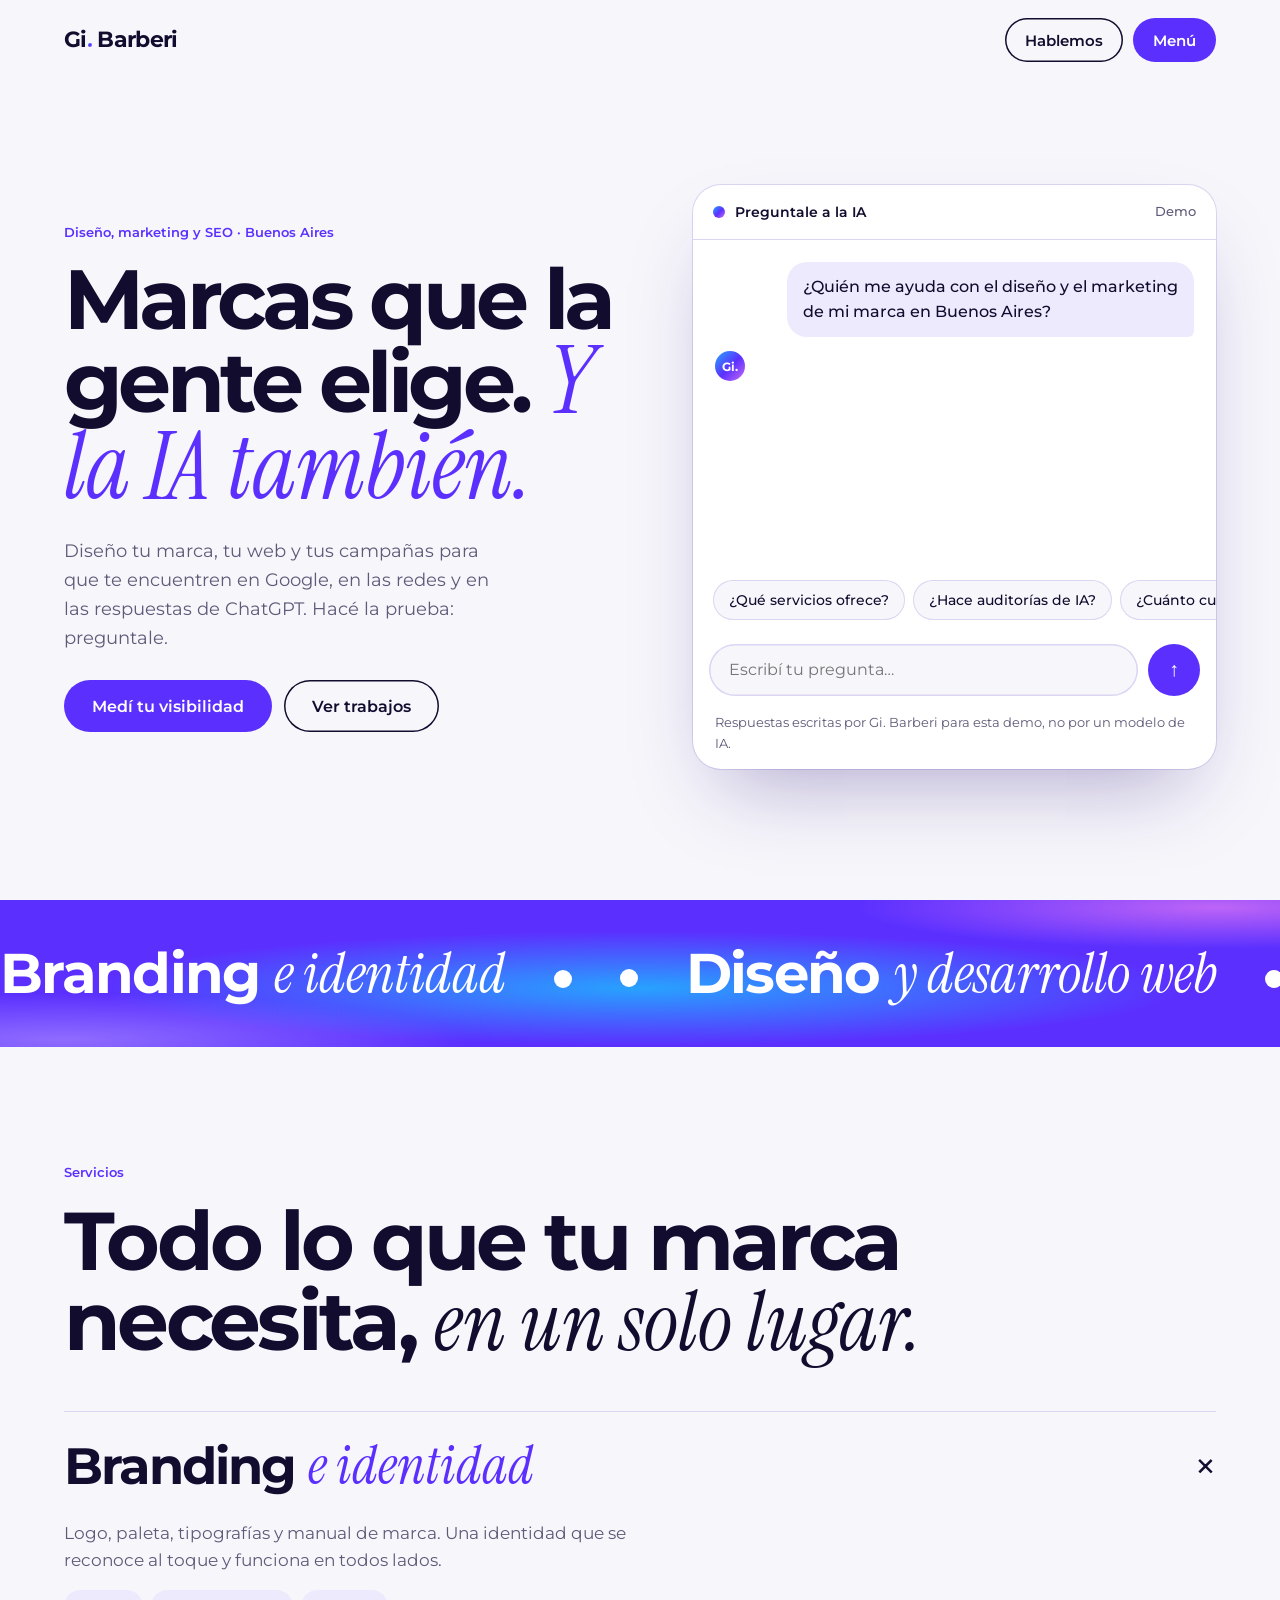
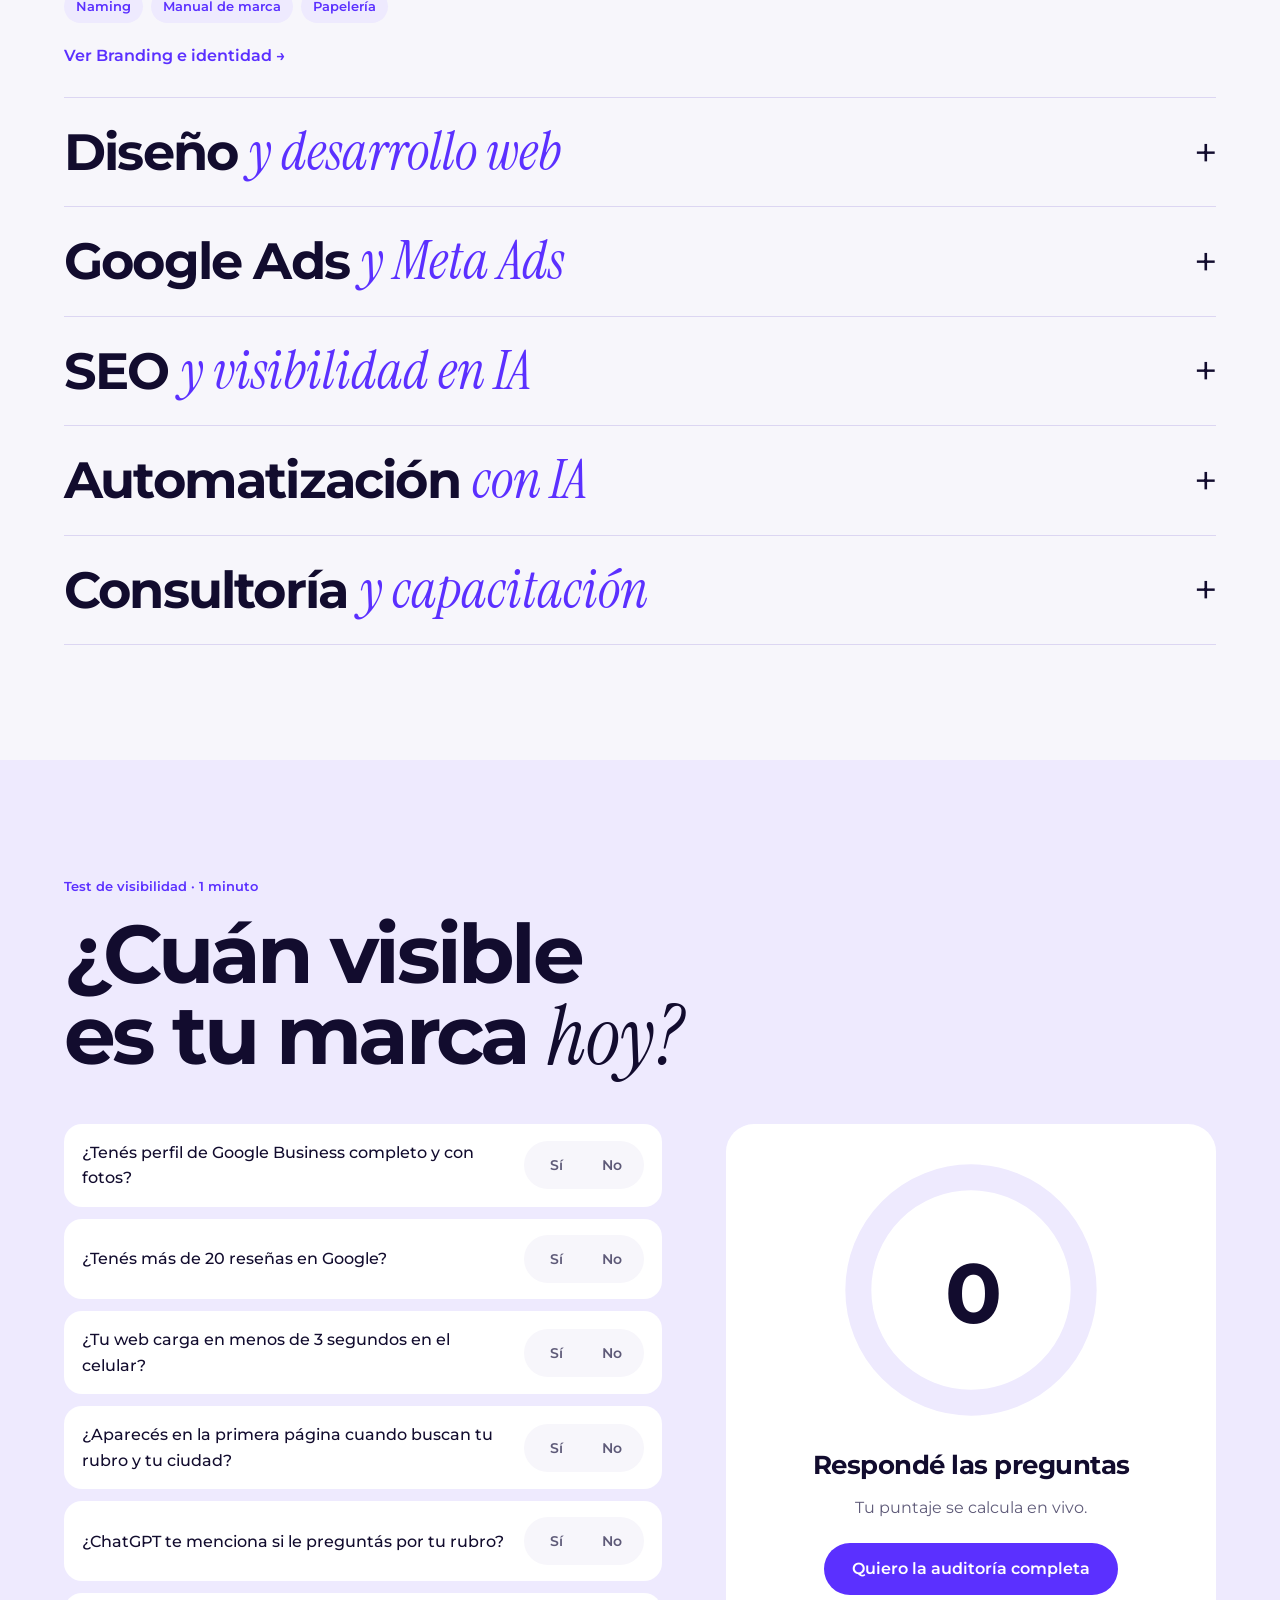
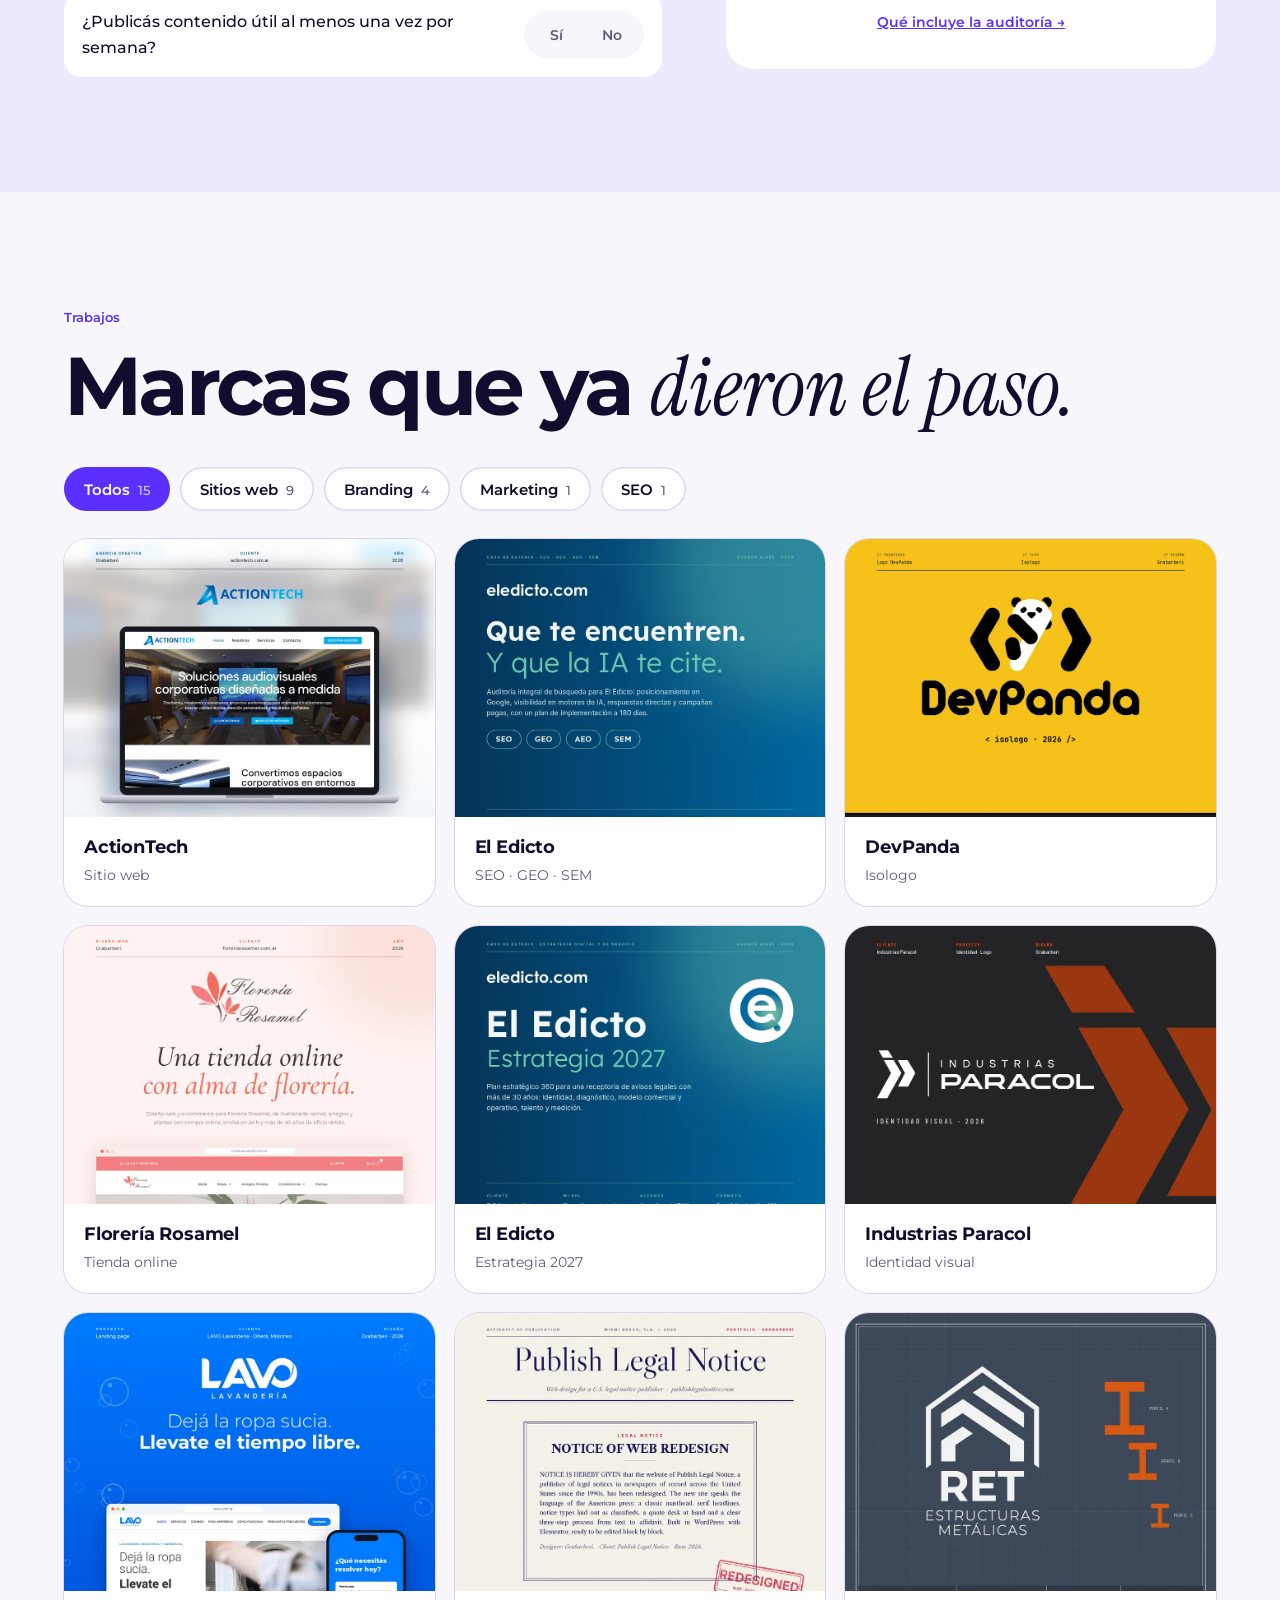
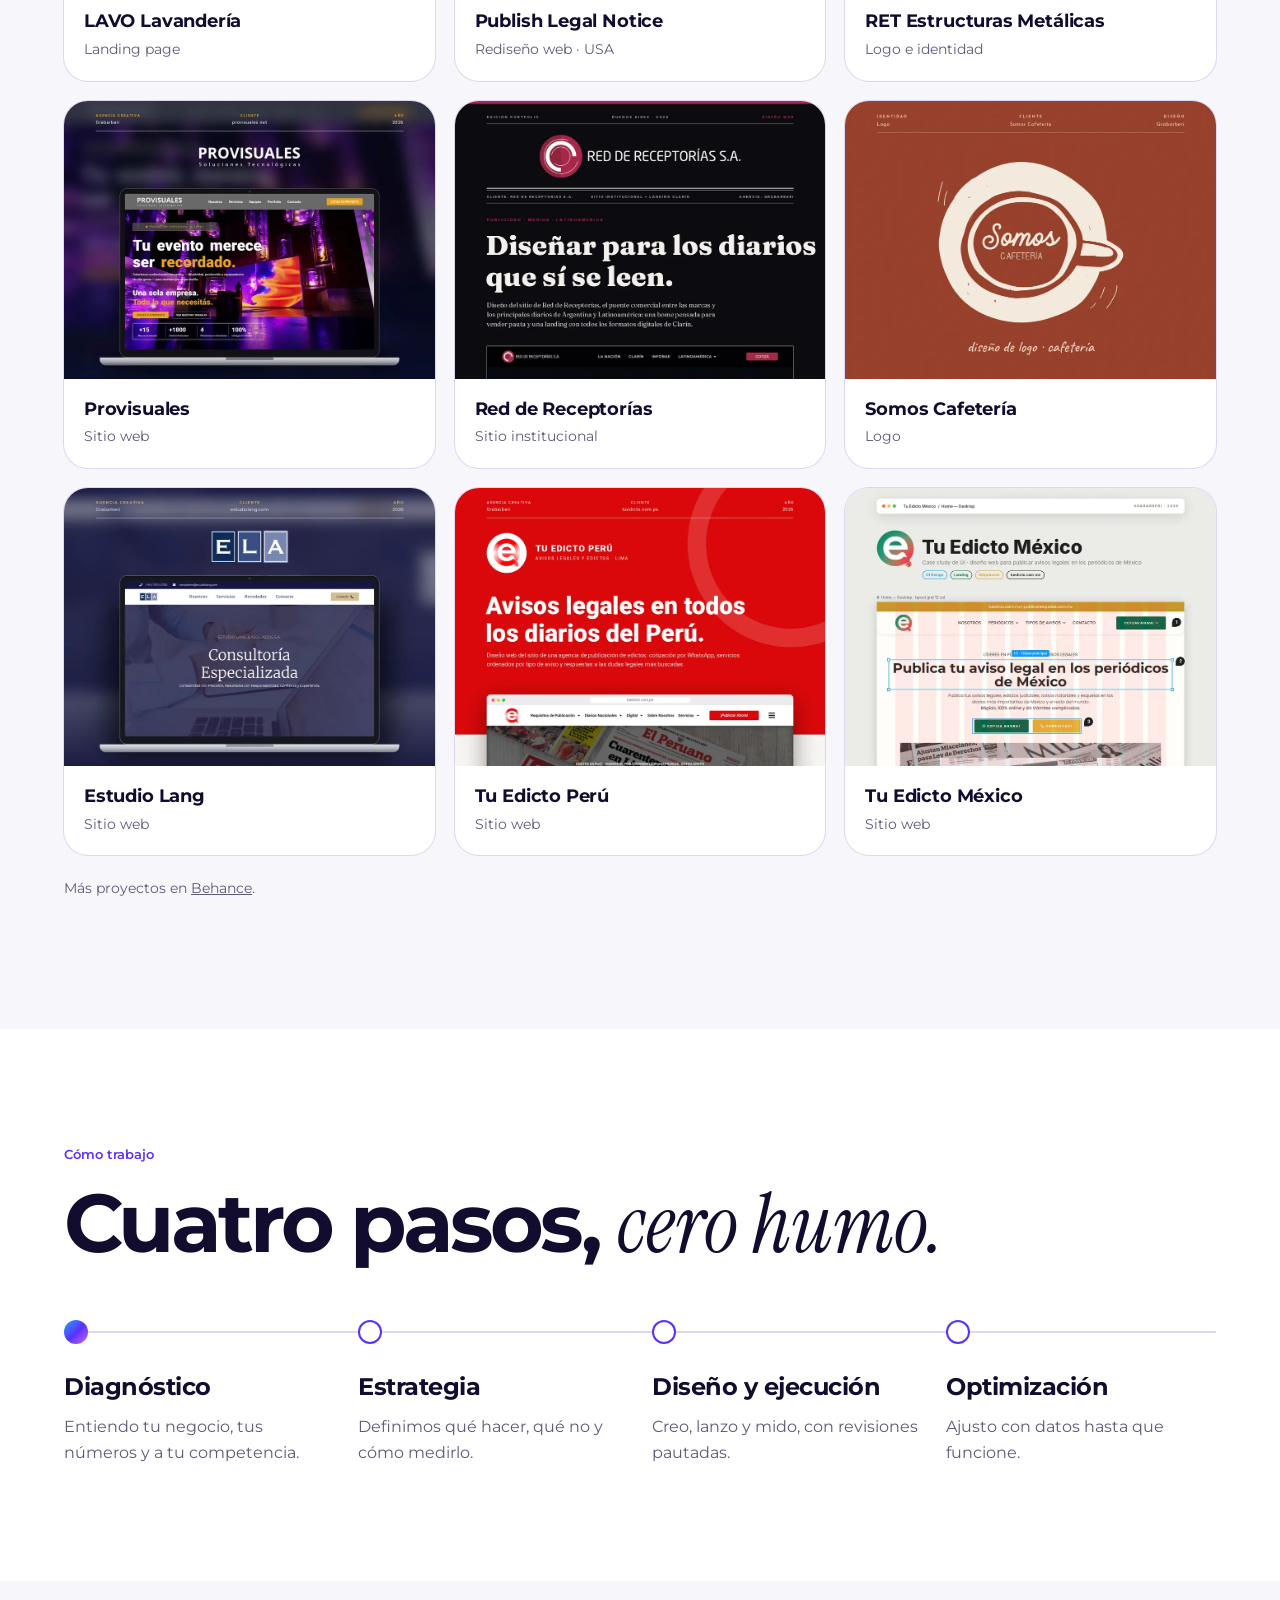
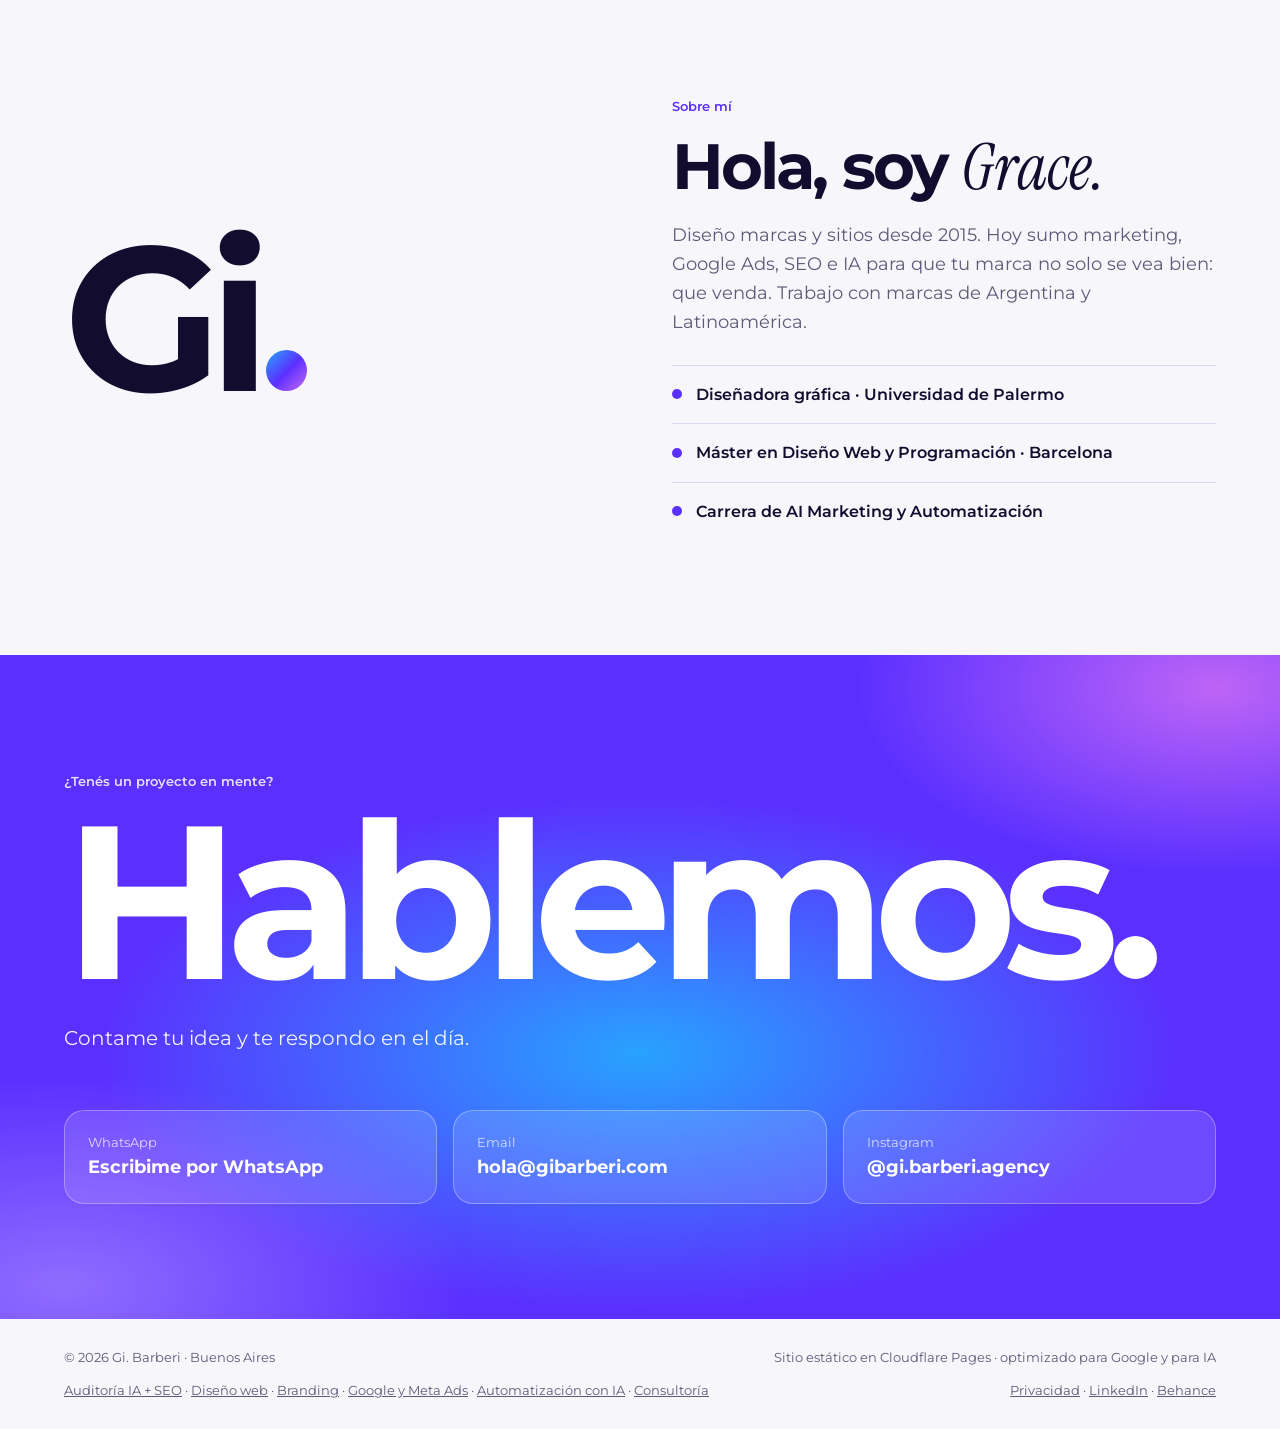
<file: index.html>
<!DOCTYPE html>
<html lang="es">
<head><script>if(/\.pages\.dev$|^www\./.test(location.hostname))location.replace("https://gibarberi.com"+location.pathname+location.search+location.hash)</script>
<meta charset="utf-8">
<!-- Google Analytics 4 -->
<script async src="https://www.googletagmanager.com/gtag/js?id=G-B012K9LPDQ"></script>
<script>window.dataLayer=window.dataLayer||[];function gtag(){dataLayer.push(arguments);}gtag('js',new Date());gtag('config','G-B012K9LPDQ');</script>
<!-- Google Tag Manager -->
<script>(function(w,d,s,l,i){w[l]=w[l]||[];w[l].push({'gtm.start':new Date().getTime(),event:'gtm.js'});var f=d.getElementsByTagName(s)[0],j=d.createElement(s),dl=l!='dataLayer'?'&l='+l:'';j.async=true;j.src='https://www.googletagmanager.com/gtm.js?id='+i+dl;f.parentNode.insertBefore(j,f);})(window,document,'script','dataLayer','GTM-TMPHH4WP');</script>
<!-- End Google Tag Manager -->

<meta name="viewport" content="width=device-width,initial-scale=1">
<title>Gi. Barberi · Diseño, marketing y SEO</title>
<meta name="description" content="Gi. Barberi: estudio de diseño, marketing y SEO en Buenos Aires. Branding, diseño web, Google Ads, Meta Ads y visibilidad en IA.">
<meta name="google-site-verification" content="UcF3oadoTdKPkTfdVDZc87YSlQNm2DbHgqmuadX4xQw" />
<link rel="icon" href="/favicon.svg" type="image/svg+xml">
<link rel="canonical" href="https://gibarberi.com/">
<meta property="og:type" content="website"><meta property="og:title" content="Gi. Barberi · Diseño, marketing y SEO">
<meta property="og:description" content="Marcas que la gente elige. Y la IA también. Branding, diseño web, Ads y SEO en Buenos Aires.">
<meta property="og:image" content="https://gibarberi.com/og.png"><meta property="og:url" content="https://gibarberi.com/">
<meta name="twitter:card" content="summary_large_image"><meta name="theme-color" content="#5B30FF">
<link rel="preload" href="/fonts/montserrat-var.woff2" as="font" type="font/woff2" crossorigin>
<link rel="preload" href="/fonts/instrument-serif-italic.woff2" as="font" type="font/woff2" crossorigin>
<style>@font-face{font-family:"Montserrat";src:url(/fonts/montserrat-var.woff2) format("woff2");font-weight:100 900;font-style:normal;font-display:optional}@font-face{font-family:"Instrument Serif";src:url(/fonts/instrument-serif-italic.woff2) format("woff2");font-weight:400;font-style:italic;font-display:optional}</style>
<script type="application/ld+json">{"@context":"https://schema.org","@type":"ProfessionalService","name":"Gi. Barberi","description":"Estudio de diseño, marketing y SEO","founder":{"@type":"Person","name":"Graciela Barberi"},"url":"https://gibarberi.com/","image":"https://gibarberi.com/og.png","knowsAbout":["Branding","Diseño web","Google Ads","Meta Ads","SEO","Visibilidad en IA","Automatización con IA"],"areaServed":["Argentina","Latinoamérica"],"address":{"@type":"PostalAddress","addressLocality":"Buenos Aires","addressCountry":"AR"},"email":"hola@gibarberi.com","sameAs":["https://www.instagram.com/gi.barberi.agency/","https://linkedin.com/in/gbarberi","https://behance.net/gbarberi"]}</script>
<style>
/* VOICE  segura, cercana, rioplatense; frases cortas
   IDEA   la web se comporta como una respuesta de IA que te recomienda: el punto del logo es el cursor, el loader y la firma
   PICTURE una ventana de chat que escribe en vivo y recomienda a Gi. Barberi
   COLOUR papel + violeta Gi dominante, lavanda de apoyo, aurora (azul-violeta-orquídea) solo en bandas de impacto
   TYPE   Montserrat 700 apretada + Instrument Serif itálica para el acento; LAYOUT bandas a sangre, contenido 1240px */
:root{color-scheme:light;--paper:#F7F6FB;--ink:#120C2E;--v:#5B30FF;--blue:#25A8FF;--orc:#C86AF6;--lav:#EEEAFE;--line:#DCD6F2;--grey:#5E5A78;
--grad:linear-gradient(135deg,var(--blue),var(--v) 52%,var(--orc));
--aurora:radial-gradient(60% 55% at 50% 60%,rgba(37,168,255,.95),transparent 70%),radial-gradient(40% 40% at 95% 5%,rgba(200,106,246,.9),transparent 70%),radial-gradient(45% 45% at 5% 95%,rgba(156,123,255,.8),transparent 70%),var(--v)}
*{box-sizing:border-box;min-width:0}
html{scroll-behavior:smooth;scroll-padding-top:80px}
body{margin:0;background:var(--paper);color:var(--ink);font:16px/1.6 Montserrat,system-ui,sans-serif;overflow-x:clip;-webkit-font-smoothing:antialiased}
a{color:inherit}
.it{font-family:"Instrument Serif",Georgia,serif;font-style:italic;font-weight:400;letter-spacing:0}
.wrap{max-width:1240px;margin:0 auto}
.band{padding:clamp(64px,9vw,128px) max(5vw,18px)}
.dot{display:inline-block;width:.2em;height:.2em;border-radius:50%;background:var(--grad);margin-left:.04em}
.lbl{font-size:13px;font-weight:600;color:var(--v);margin:0 0 18px}
h2{font-size:clamp(40px,6.4vw,92px);line-height:.98;letter-spacing:-.045em;margin:0;font-weight:700;text-wrap:balance}
.btn{display:inline-flex;align-items:center;gap:10px;min-height:52px;padding:0 28px;border-radius:999px;background:var(--v);color:#fff;font-weight:600;text-decoration:none;border:0;font:600 16px Montserrat,sans-serif;cursor:pointer;transition:transform .25s}
.btn:hover{transform:translateY(-2px)}.btn.ghost{background:transparent;color:var(--ink);box-shadow:inset 0 0 0 1.5px var(--ink)}
:focus-visible{outline:3px solid var(--orc);outline-offset:3px}

/* loader */
#ld{position:fixed;inset:0;z-index:99;background:var(--paper);display:flex;align-items:flex-end;justify-content:space-between;padding:5vw;transition:clip-path .9s cubic-bezier(.7,0,.2,1)}
#ld b{font-size:clamp(90px,20vw,260px);letter-spacing:-.06em;line-height:.8}
#ld i{width:clamp(40px,7vw,90px);aspect-ratio:1;border-radius:50%;background:var(--grad);margin-bottom:2vw}
#ld.out{clip-path:circle(0% at 50% 50%)}
/* cursor */
.cur{position:fixed;left:0;top:0;width:18px;height:18px;border-radius:50%;background:var(--grad);pointer-events:none;z-index:98;transform:translate(-50%,-50%);transition:width .25s,height .25s,opacity .25s;mix-blend-mode:multiply;opacity:0}
.cur.big{width:64px;height:64px;opacity:.55}
@media(pointer:coarse){.cur{display:none}}

/* nav */
nav{position:fixed;top:0;left:0;right:0;z-index:50;display:flex;align-items:center;justify-content:space-between;padding:18px max(5vw,18px);transition:background .3s}
nav.sc{background:rgba(247,246,251,.86);backdrop-filter:blur(14px)}
.logo{font-weight:700;font-size:22px;letter-spacing:-.03em;text-decoration:none}
.nr{display:flex;gap:10px}.nr .btn{min-height:44px;padding:0 20px;font-size:15px}
#menu{position:fixed;inset:0;height:100dvh;overflow-y:auto;z-index:60;background:var(--lav);padding:100px max(5vw,18px) 32px;display:flex;flex-direction:column;gap:40px;clip-path:circle(0% at calc(100% - 60px) 40px);transition:clip-path .7s cubic-bezier(.7,0,.2,1)}
#menu.on{clip-path:circle(150% at calc(100% - 60px) 40px)}
#menu .ml{display:flex;flex-direction:column;gap:clamp(6px,1.2vh,14px);margin:auto 0}
#menu a.m{display:block;width:fit-content;font-size:clamp(34px,min(5.4vw,7.2vh),76px);font-weight:700;letter-spacing:-.04em;line-height:1.12;padding:4px 0;text-decoration:none;transition:color .2s,transform .3s}
#menu a.m:hover{color:var(--v);transform:translateX(16px)}
#menu .mf{display:flex;flex-wrap:wrap;gap:12px 28px;font-weight:500;padding-top:22px;border-top:1.5px solid rgba(91,48,255,.2)}
.x{position:absolute;top:18px;right:max(5vw,18px)}

/* hero */
#hero{min-height:100svh;padding-top:110px;padding-bottom:56px;display:grid;align-content:center}
.hgrid{display:grid;grid-template-columns:minmax(0,1.05fr) minmax(0,.95fr);gap:clamp(28px,4vw,64px);align-items:center}
h1{font-size:clamp(50px,6.6vw,108px);line-height:.92;letter-spacing:-.055em;margin:0 0 28px;font-weight:700;text-wrap:balance}
h1 .it{font-size:1.1em;color:var(--v)}
.lede{font-size:18px;max-width:440px;color:var(--grey);margin:0 0 28px}
.cta{display:flex;flex-wrap:wrap;gap:12px}
/* chat */
.chat{background:#fff;border-radius:28px;box-shadow:0 40px 80px -30px rgba(40,20,120,.35),0 0 0 1px var(--line);overflow:hidden}
.ch{display:flex;align-items:center;gap:10px;padding:16px 20px;border-bottom:1px solid var(--line);font-size:14px;font-weight:600}
.ch i{width:12px;height:12px;border-radius:50%;background:var(--grad)}.ch span{margin-left:auto;font-weight:500;color:var(--grey);font-size:13px}
.log{height:340px;overflow-y:auto;padding:22px;display:flex;flex-direction:column;gap:14px;scroll-behavior:smooth}
.q{align-self:flex-end;background:var(--lav);border-radius:20px 20px 6px 20px;padding:12px 16px;max-width:85%;font-weight:500}
.a{display:grid;grid-template-columns:30px 1fr;gap:12px;max-width:95%}
.a .av{width:30px;height:30px;border-radius:50%;background:var(--grad);color:#fff;font:700 12px Montserrat;display:grid;place-items:center}
.a p{margin:0;line-height:1.6}.a b{color:var(--v)}
.src{display:flex;flex-wrap:wrap;gap:8px;margin-top:10px}.src a{font-size:13px;padding:5px 11px;border-radius:999px;background:var(--paper);text-decoration:none;box-shadow:inset 0 0 0 1px var(--line)}
.caret{display:inline-block;width:8px;height:1em;background:var(--v);vertical-align:-2px;animation:bl .8s steps(1) infinite}@keyframes bl{50%{opacity:0}}
.chips{display:flex;gap:8px;padding:0 20px 12px;overflow-x:auto}
.chips button{flex:none;min-height:40px;border:0;border-radius:999px;padding:0 16px;background:var(--paper);box-shadow:inset 0 0 0 1px var(--line);font:500 14px Montserrat;color:var(--ink);cursor:pointer}
.chips button:hover{box-shadow:inset 0 0 0 1.5px var(--v);color:var(--v)}
form.in{display:flex;gap:10px;padding:12px 16px 16px}
form.in input{flex:1;min-height:52px;border-radius:999px;border:0;box-shadow:inset 0 0 0 1.5px var(--line);padding:0 20px;font:16px Montserrat;background:var(--paper);color:var(--ink)}
form.in input:focus{outline:none;box-shadow:inset 0 0 0 2px var(--v)}
form.in button{width:52px;height:52px;border-radius:50%;border:0;background:var(--v);color:#fff;cursor:pointer;font-size:20px}
.note{font-size:13px;color:var(--grey);padding:0 22px 16px;margin:0}

/* marquee */
.mq{background:var(--aurora);color:#fff;overflow:hidden;padding:28px 0;white-space:nowrap}
.mq div{display:inline-flex;gap:48px;animation:mq 30s linear infinite;font-size:clamp(32px,4.4vw,60px);font-weight:700;letter-spacing:-.03em}
.mq span::after{content:"";display:inline-block;width:.32em;height:.32em;border-radius:50%;background:#fff;margin-left:48px;vertical-align:middle}
@keyframes mq{to{transform:translateX(-50%)}}

/* servicios */
.svc{margin-top:48px;border-top:1.5px solid var(--line)}
.row{border-bottom:1.5px solid var(--line)}
.row button{all:unset;box-sizing:border-box;width:100%;display:flex;align-items:center;gap:20px;padding:26px 0;cursor:pointer;font-size:clamp(26px,4vw,52px);font-weight:700;letter-spacing:-.035em;line-height:1.05}
.row button .it{color:var(--v);font-size:1.05em}
.row button::after{content:"+";margin-left:auto;font-weight:400;font-size:.8em;transition:transform .3s}
.row.on button::after{transform:rotate(45deg)}
.row .d{display:grid;grid-template-rows:0fr;transition:grid-template-rows .45s}
.row.on .d{grid-template-rows:1fr}
.d>div{overflow:hidden}
.d p{margin:0 0 26px;max-width:620px;font-size:17px;color:var(--grey)}
.d .tags{display:flex;flex-wrap:wrap;gap:8px;margin:-10px 0 20px}.d .more{display:inline-block;margin:0 0 28px;font-weight:600;color:var(--v);text-decoration:none}.d .more:hover{text-decoration:underline}.d .tags span{font-size:13px;font-weight:600;padding:6px 12px;border-radius:999px;background:var(--lav);color:var(--v)}

/* test */
#test{background:var(--lav)}
.tgrid{display:grid;grid-template-columns:minmax(0,1.1fr) minmax(0,.9fr);gap:clamp(28px,5vw,80px);margin-top:48px;align-items:start}
.qs{display:grid;gap:12px}
.qi{display:flex;align-items:center;gap:16px;background:#fff;border-radius:18px;padding:16px 18px;font-weight:500}
.qi span{flex:1}
.tg{display:flex;background:var(--paper);border-radius:999px;padding:4px;flex:none}
.tg button{min-height:40px;min-width:56px;border:0;border-radius:999px;background:transparent;font:600 14px Montserrat;color:var(--grey);cursor:pointer}
.tg button.sel{background:var(--v);color:#fff}
.score{position:sticky;top:100px;background:#fff;border-radius:28px;padding:36px;text-align:center}
.ring{width:min(260px,70vw);aspect-ratio:1;margin:0 auto;position:relative}
.ring svg{width:100%;height:100%;transform:rotate(-90deg)}
.ring b{position:absolute;inset:0;display:grid;place-items:center;font-size:clamp(56px,8vw,84px);letter-spacing:-.05em}
.score h3{font-size:26px;letter-spacing:-.02em;margin:18px 0 8px}.score p{color:var(--grey);margin:0 0 22px}

/* trabajos */
.wf{display:flex;flex-wrap:wrap;gap:10px;margin-top:40px}
.wf button{min-height:44px;padding:0 20px;border-radius:999px;border:0;background:#fff;box-shadow:inset 0 0 0 1.5px var(--line);font:600 15px Montserrat;color:var(--ink);cursor:pointer}
.wf button small{font-weight:500;color:var(--grey);margin-left:4px}
.wf button[aria-selected=true]{background:var(--v);color:#fff;box-shadow:none}.wf button[aria-selected=true] small{color:rgba(255,255,255,.75)}
.wgrid{display:grid;grid-template-columns:repeat(3,minmax(0,1fr));gap:20px;margin-top:28px}
.w{all:unset;box-sizing:border-box;cursor:pointer;border-radius:24px;overflow:hidden;background:#fff;box-shadow:0 0 0 1px var(--line);transition:transform .35s,box-shadow .35s;display:block}
.w[hidden]{display:none}
.w:hover{transform:translateY(-6px);box-shadow:0 30px 60px -30px rgba(40,20,120,.35),0 0 0 1px var(--line)}
.w:focus-visible{outline:3px solid var(--orc);outline-offset:3px}
.w .im{aspect-ratio:4/3;overflow:hidden;background:var(--lav)}
.w img{width:100%;height:100%;object-fit:cover;display:block;transition:transform .6s cubic-bezier(.2,.7,.2,1)}
.w:hover img{transform:scale(1.04)}
.w .tx{padding:16px 20px 20px;display:flex;flex-direction:column;gap:2px}.w .tx b{font-size:18px;letter-spacing:-.01em}.w .tx span{font-size:14px;color:var(--grey)}
.small{font-size:14px;color:var(--grey);margin-top:22px}
.case{position:fixed;inset:0;z-index:70;background:rgba(18,12,46,.55);backdrop-filter:blur(6px);display:none;align-items:center;justify-content:center;padding:max(3vw,10px)}
.case.on{display:flex}
.cpanel{background:var(--paper);border-radius:24px;width:min(1040px,100%);height:min(92vh,100%);display:flex;flex-direction:column;overflow:hidden}
.chead{display:flex;justify-content:space-between;align-items:center;gap:16px;padding:16px 22px;border-bottom:1px solid var(--line)}
.chead b{display:block;font-size:20px;letter-spacing:-.02em}.chead span{font-size:14px;color:var(--grey)}
.chead .btn{min-height:44px;padding:0 20px;flex:none}
.cbody{flex:1;overflow-y:auto;background:#fff}.cbody img{width:100%;display:block}
.cfoot{display:flex;flex-wrap:wrap;gap:10px;padding:14px 22px;border-top:1px solid var(--line)}.cfoot .btn{min-height:46px}

/* proceso */
.steps{display:grid;grid-template-columns:repeat(4,minmax(0,1fr));gap:24px;margin-top:56px;position:relative}
.steps::before{content:"";position:absolute;left:0;right:0;top:11px;height:2px;background:var(--line)}
.steps .fill{position:absolute;left:0;top:11px;height:2px;background:var(--v);width:var(--p,0%);transition:width .2s}
.st{position:relative;padding-top:48px}
.st::before{content:"";position:absolute;top:0;left:0;width:24px;height:24px;border-radius:50%;background:#fff;box-shadow:inset 0 0 0 2px var(--v)}
.st.on::before{background:var(--grad);box-shadow:none}
.st h3{font-size:24px;letter-spacing:-.02em;margin:0 0 8px}.st p{margin:0;color:var(--grey)}

/* sobre */
.about{display:grid;grid-template-columns:minmax(0,1fr) minmax(0,1fr);gap:clamp(28px,5vw,80px);align-items:center}
.about ul{list-style:none;padding:0;margin:28px 0 0}.about li{padding:16px 0;border-top:1.5px solid var(--line);font-weight:600;display:flex;gap:14px;align-items:center}
.about li::before{content:"";width:10px;height:10px;border-radius:50%;background:var(--v);flex:none}
.big{font-size:clamp(80px,16vw,220px);font-weight:700;letter-spacing:-.065em;line-height:.85}

/* contacto */
#contacto{background:var(--aurora);color:#fff}
#contacto h2{font-size:clamp(80px,17vw,240px);letter-spacing:-.065em;line-height:.85}
#contacto .dot{background:#fff}
.cgrid{display:grid;grid-template-columns:repeat(3,minmax(0,1fr));gap:16px;margin-top:56px}
.cgrid a{display:block;padding:22px 24px;border-radius:20px;background:rgba(255,255,255,.12);box-shadow:inset 0 0 0 1px rgba(255,255,255,.3);text-decoration:none;transition:background .2s}
.cgrid a:hover{background:rgba(255,255,255,.22)}.cgrid small{display:block;opacity:.75;font-size:13px}.cgrid b{font-size:18px;overflow-wrap:anywhere}
footer{padding:28px max(5vw,18px);display:flex;flex-wrap:wrap;gap:12px 28px;justify-content:space-between;font-size:13px;color:var(--grey)}

.rv{opacity:0;transform:translateY(40px);transition:opacity .9s,transform .9s cubic-bezier(.2,.7,.2,1)}.rv.in{opacity:1;transform:none}
@media(max-width:900px){.hgrid,.tgrid,.about{grid-template-columns:minmax(0,1fr)}.wgrid{grid-template-columns:repeat(2,minmax(0,1fr))}.steps{grid-template-columns:repeat(2,minmax(0,1fr))}.steps::before,.steps .fill{display:none}.score{position:static}}
@media(max-width:600px){.wgrid,.cgrid{grid-template-columns:minmax(0,1fr)}.nr .ghost{display:none}.log{height:300px}.qi{flex-wrap:wrap}}
@media(prefers-reduced-motion:reduce){*{animation:none!important;transition:none!important}.rv{opacity:1;transform:none}#ld{display:none}}
</style>
</head>
<body>
<!-- Google Tag Manager (noscript) -->
<noscript><iframe src="https://www.googletagmanager.com/ns.html?id=GTM-TMPHH4WP" height="0" width="0" style="display:none;visibility:hidden"></iframe></noscript>
<!-- End Google Tag Manager (noscript) -->
<div id="ld" aria-hidden="true"><b id="pc">0</b><i></i></div>
<div class="cur" id="cur"></div>

<nav id="nav"><a class="logo" href="#hero">Gi<span class="dot"></span> Barberi</a>
<div class="nr"><a class="btn ghost" href="#contacto">Hablemos</a><button class="btn" id="mb" aria-expanded="false">Menú</button></div></nav>
<div id="menu" role="dialog" aria-label="Menú">
 <button class="btn ghost x" id="mx">Cerrar</button>
 <div class="ml"><a class="m" href="#servicios">Servicios</a><a class="m" href="#test">Test de visibilidad</a><a class="m" href="#trabajos">Trabajos</a><a class="m" href="#sobre">Sobre mí</a><a class="m" href="#contacto">Contacto</a></div>
 <div class="mf"><span>hola@gibarberi.com</span><a href="https://www.instagram.com/gi.barberi.agency/">Instagram</a><a href="https://linkedin.com/in/gbarberi">LinkedIn</a><a href="https://behance.net/gbarberi">Behance</a></div>
</div>

<main>
<section id="hero" class="band"><div class="wrap">
 <div class="hgrid">
  <div><p class="lbl">Diseño, marketing y SEO · Buenos Aires</p>
   <h1>Marcas que la gente elige. <span class="it">Y la IA también.</span></h1>
   <p class="lede">Diseño tu marca, tu web y tus campañas para que te encuentren en Google, en las redes y en las respuestas de ChatGPT. Hacé la prueba: preguntale.</p>
   <div class="cta"><a class="btn" href="#test">Medí tu visibilidad</a><a class="btn ghost" href="#trabajos">Ver trabajos</a></div></div>
  <div class="chat" aria-label="Demo de respuesta de IA">
   <div class="ch"><i></i>Preguntale a la IA<span>Demo</span></div>
   <div class="log" id="log" aria-live="polite"></div>
   <div class="chips" id="chips"><button data-k="svc">¿Qué servicios ofrece?</button><button data-k="ia">¿Hace auditorías de IA?</button><button data-k="pre">¿Cuánto cuesta?</button><button data-k="pro">¿Cómo trabaja?</button></div>
   <form class="in" id="fq"><input id="qi" placeholder="Escribí tu pregunta…" aria-label="Tu pregunta" autocomplete="off"><button aria-label="Enviar">↑</button></form>
   <p class="note">Respuestas escritas por Gi. Barberi para esta demo, no por un modelo de IA.</p>
  </div>
 </div>
</div></section>

<div class="mq" aria-hidden="true"><div id="mqd"><span>Branding <span class="it" style="font-weight:400">e identidad</span></span><span>Diseño <span class="it" style="font-weight:400">y desarrollo web</span></span><span>Google Ads <span class="it" style="font-weight:400">y Meta Ads</span></span><span>SEO <span class="it" style="font-weight:400">y visibilidad en IA</span></span><span>Automatización <span class="it" style="font-weight:400">con IA</span></span><span>Consultoría <span class="it" style="font-weight:400">y capacitación</span></span><span>Branding <span class="it" style="font-weight:400">e identidad</span></span><span>Diseño <span class="it" style="font-weight:400">y desarrollo web</span></span><span>Google Ads <span class="it" style="font-weight:400">y Meta Ads</span></span><span>SEO <span class="it" style="font-weight:400">y visibilidad en IA</span></span><span>Automatización <span class="it" style="font-weight:400">con IA</span></span><span>Consultoría <span class="it" style="font-weight:400">y capacitación</span></span></div></div>

<section id="servicios" class="band"><div class="wrap">
 <p class="lbl">Servicios</p><h2 class="rv">Todo lo que tu marca necesita, <span class="it">en un solo lugar.</span></h2>
 <div class="svc" id="svc"><div class="row on"><button aria-expanded="true"><span>Branding <span class="it">e identidad</span></span></button><div class="d"><div><p>Logo, paleta, tipografías y manual de marca. Una identidad que se reconoce al toque y funciona en todos lados.</p><div class="tags"><span>Naming</span><span>Manual de marca</span><span>Papelería</span></div><a class="more" href="/branding/">Ver Branding e identidad →</a></div></div></div><div class="row"><button aria-expanded="false"><span>Diseño <span class="it">y desarrollo web</span></span></button><div class="d"><div><p>Sitios rápidos y claros, pensados para convertir visitas en consultas, con SEO técnico desde el primer día.</p><div class="tags"><span>WordPress</span><span>Tienda online</span><span>Landing pages</span></div><a class="more" href="/diseno-web/">Ver Diseño y desarrollo web →</a></div></div></div><div class="row"><button aria-expanded="false"><span>Google Ads <span class="it">y Meta Ads</span></span></button><div class="d"><div><p>Campañas que se miden peso por peso: estructura, anuncios, públicos y optimización mensual.</p><div class="tags"><span>Búsqueda</span><span>Performance Max</span><span>Instagram y Facebook</span></div><a class="more" href="/google-ads-meta-ads/">Ver Google Ads y Meta Ads →</a></div></div></div><div class="row"><button aria-expanded="false"><span>SEO <span class="it">y visibilidad en IA</span></span></button><div class="d"><div><p>Que te encuentren en Google y que ChatGPT, Gemini y Perplexity te recomienden. Incluye auditoría y plan de 90 días.</p><div class="tags"><span>Auditoría IA + SEO</span><span>SEO local</span><span>Contenido</span></div><a class="more" href="/auditoria-seo-ia/">Ver SEO y visibilidad en IA →</a></div></div></div><div class="row"><button aria-expanded="false"><span>Automatización <span class="it">con IA</span></span></button><div class="d"><div><p>Agentes y flujos que responden consultas, ordenan clientes y te ahorran horas cada semana.</p><div class="tags"><span>Chatbots</span><span>n8n</span><span>CRM</span></div><a class="more" href="/automatizacion-ia/">Ver Automatización con IA →</a></div></div></div><div class="row"><button aria-expanded="false"><span>Consultoría <span class="it">y capacitación</span></span></button><div class="d"><div><p>Estrategia digital, acompañamiento y capacitación para que tu equipo trabaje mejor.</p><div class="tags"><span>Estrategia</span><span>Talleres</span><span>Mentoría</span></div><a class="more" href="/consultoria/">Ver Consultoría y capacitación →</a></div></div></div></div>
</div></section>

<section id="test" class="band"><div class="wrap">
 <p class="lbl">Test de visibilidad · 1 minuto</p><h2 class="rv">¿Cuán visible es tu marca <span class="it">hoy?</span></h2>
 <div class="tgrid"><div class="qs" id="qs"><div class="qi"><span>¿Tenés perfil de Google Business completo y con fotos?</span><div class="tg" data-i="0"><button data-v="1">Sí</button><button data-v="0">No</button></div></div><div class="qi"><span>¿Tenés más de 20 reseñas en Google?</span><div class="tg" data-i="1"><button data-v="1">Sí</button><button data-v="0">No</button></div></div><div class="qi"><span>¿Tu web carga en menos de 3 segundos en el celular?</span><div class="tg" data-i="2"><button data-v="1">Sí</button><button data-v="0">No</button></div></div><div class="qi"><span>¿Aparecés en la primera página cuando buscan tu rubro y tu ciudad?</span><div class="tg" data-i="3"><button data-v="1">Sí</button><button data-v="0">No</button></div></div><div class="qi"><span>¿ChatGPT te menciona si le preguntás por tu rubro?</span><div class="tg" data-i="4"><button data-v="1">Sí</button><button data-v="0">No</button></div></div><div class="qi"><span>¿Publicás contenido útil al menos una vez por semana?</span><div class="tg" data-i="5"><button data-v="1">Sí</button><button data-v="0">No</button></div></div></div>
  <div class="score"><div class="ring"><svg viewBox="0 0 120 120"><defs><linearGradient id="rg" x1="0" y1="0" x2="1" y2="1"><stop offset="0" stop-color="#25A8FF"/><stop offset=".55" stop-color="#5B30FF"/><stop offset="1" stop-color="#C86AF6"/></linearGradient></defs><circle cx="60" cy="60" r="52" fill="none" stroke="#EEEAFE" stroke-width="12"/><circle id="arc" cx="60" cy="60" r="52" fill="none" stroke="url(#rg)" stroke-width="12" stroke-linecap="round" stroke-dasharray="326.7" stroke-dashoffset="326.7" style="transition:stroke-dashoffset .8s cubic-bezier(.2,.7,.2,1)"/></svg><b id="sc">0</b></div>
   <h3 id="sh">Respondé las preguntas</h3><p id="sp">Tu puntaje se calcula en vivo.</p>
   <a class="btn" id="sw" href="https://wa.me/5491121657824">Quiero la auditoría completa</a><p style="margin:16px 0 0;font-size:14px"><a href="/auditoria-seo-ia/" style="color:var(--v);font-weight:600">Qué incluye la auditoría →</a></p></div></div>
</div></section>

<section id="trabajos" class="band"><div class="wrap">
 <p class="lbl">Trabajos</p><h2 class="rv">Marcas que ya <span class="it">dieron el paso.</span></h2>
 <div class="wf" id="wf" role="tablist" aria-label="Filtrar trabajos"><button role="tab" aria-selected="true" data-c="todos">Todos <small>15</small></button><button role="tab" aria-selected="false" data-c="web">Sitios web <small>9</small></button><button role="tab" aria-selected="false" data-c="branding">Branding <small>4</small></button><button role="tab" aria-selected="false" data-c="marketing">Marketing <small>1</small></button><button role="tab" aria-selected="false" data-c="seo">SEO <small>1</small></button></div>
 <div class="wgrid" id="wg"><button class="w" data-i="0" data-c="web" aria-label="Ver ActionTech · Sitio web"><div class="im"><img src="trabajos/actiontech.webp" alt="ActionTech · Sitio web" width="900" height="675" loading="lazy" decoding="async"></div><div class="tx"><b>ActionTech</b><span>Sitio web</span></div></button><button class="w" data-i="1" data-c="seo" aria-label="Ver El Edicto · SEO · GEO · SEM"><div class="im"><img src="trabajos/eledicto-seo.webp" alt="El Edicto · SEO · GEO · SEM" width="900" height="675" loading="lazy" decoding="async"></div><div class="tx"><b>El Edicto</b><span>SEO · GEO · SEM</span></div></button><button class="w" data-i="2" data-c="branding" aria-label="Ver DevPanda · Isologo"><div class="im"><img src="trabajos/devpanda.webp" alt="DevPanda · Isologo" width="900" height="675" loading="lazy" decoding="async"></div><div class="tx"><b>DevPanda</b><span>Isologo</span></div></button><button class="w" data-i="3" data-c="web" aria-label="Ver Florería Rosamel · Tienda online"><div class="im"><img src="trabajos/rosamel.webp" alt="Florería Rosamel · Tienda online" width="900" height="675" loading="lazy" decoding="async"></div><div class="tx"><b>Florería Rosamel</b><span>Tienda online</span></div></button><button class="w" data-i="4" data-c="marketing" aria-label="Ver El Edicto · Estrategia 2027"><div class="im"><img src="trabajos/eledicto-estrategia.webp" alt="El Edicto · Estrategia 2027" width="900" height="675" loading="lazy" decoding="async"></div><div class="tx"><b>El Edicto</b><span>Estrategia 2027</span></div></button><button class="w" data-i="5" data-c="branding" aria-label="Ver Industrias Paracol · Identidad visual"><div class="im"><img src="trabajos/paracol.webp" alt="Industrias Paracol · Identidad visual" width="900" height="675" loading="lazy" decoding="async"></div><div class="tx"><b>Industrias Paracol</b><span>Identidad visual</span></div></button><button class="w" data-i="6" data-c="web" aria-label="Ver LAVO Lavandería · Landing page"><div class="im"><img src="trabajos/lavo.webp" alt="LAVO Lavandería · Landing page" width="900" height="675" loading="lazy" decoding="async"></div><div class="tx"><b>LAVO Lavandería</b><span>Landing page</span></div></button><button class="w" data-i="7" data-c="web" aria-label="Ver Publish Legal Notice · Rediseño web · USA"><div class="im"><img src="trabajos/publishlegalnotice.webp" alt="Publish Legal Notice · Rediseño web · USA" width="900" height="675" loading="lazy" decoding="async"></div><div class="tx"><b>Publish Legal Notice</b><span>Rediseño web · USA</span></div></button><button class="w" data-i="8" data-c="branding" aria-label="Ver RET Estructuras Metálicas · Logo e identidad"><div class="im"><img src="trabajos/ret.webp" alt="RET Estructuras Metálicas · Logo e identidad" width="900" height="675" loading="lazy" decoding="async"></div><div class="tx"><b>RET Estructuras Metálicas</b><span>Logo e identidad</span></div></button><button class="w" data-i="9" data-c="web" aria-label="Ver Provisuales · Sitio web"><div class="im"><img src="trabajos/provisuales.webp" alt="Provisuales · Sitio web" width="900" height="675" loading="lazy" decoding="async"></div><div class="tx"><b>Provisuales</b><span>Sitio web</span></div></button><button class="w" data-i="10" data-c="web" aria-label="Ver Red de Receptorías · Sitio institucional"><div class="im"><img src="trabajos/redreceptorias.webp" alt="Red de Receptorías · Sitio institucional" width="900" height="675" loading="lazy" decoding="async"></div><div class="tx"><b>Red de Receptorías</b><span>Sitio institucional</span></div></button><button class="w" data-i="11" data-c="branding" aria-label="Ver Somos Cafetería · Logo"><div class="im"><img src="trabajos/somos.webp" alt="Somos Cafetería · Logo" width="900" height="675" loading="lazy" decoding="async"></div><div class="tx"><b>Somos Cafetería</b><span>Logo</span></div></button><button class="w" data-i="12" data-c="web" aria-label="Ver Estudio Lang · Sitio web"><div class="im"><img src="trabajos/estudiolang.webp" alt="Estudio Lang · Sitio web" width="900" height="675" loading="lazy" decoding="async"></div><div class="tx"><b>Estudio Lang</b><span>Sitio web</span></div></button><button class="w" data-i="13" data-c="web" aria-label="Ver Tu Edicto Perú · Sitio web"><div class="im"><img src="trabajos/tuedicto-pe.webp" alt="Tu Edicto Perú · Sitio web" width="900" height="675" loading="lazy" decoding="async"></div><div class="tx"><b>Tu Edicto Perú</b><span>Sitio web</span></div></button><button class="w" data-i="14" data-c="web" aria-label="Ver Tu Edicto México · Sitio web"><div class="im"><img src="trabajos/tuedicto-mx.webp" alt="Tu Edicto México · Sitio web" width="900" height="675" loading="lazy" decoding="async"></div><div class="tx"><b>Tu Edicto México</b><span>Sitio web</span></div></button></div>
 <p class="small">Más proyectos en <a href="https://behance.net/gbarberi">Behance</a>.</p>
</div></section>

<section id="proceso" class="band" style="background:#fff"><div class="wrap">
 <p class="lbl">Cómo trabajo</p><h2 class="rv">Cuatro pasos, <span class="it">cero humo.</span></h2>
 <div class="steps" id="steps"><div class="fill" id="fill"></div><div class="st"><h3>Diagnóstico</h3><p>Entiendo tu negocio, tus números y a tu competencia.</p></div><div class="st"><h3>Estrategia</h3><p>Definimos qué hacer, qué no y cómo medirlo.</p></div><div class="st"><h3>Diseño y ejecución</h3><p>Creo, lanzo y mido, con revisiones pautadas.</p></div><div class="st"><h3>Optimización</h3><p>Ajusto con datos hasta que funcione.</p></div></div>
</div></section>

<section id="sobre" class="band"><div class="wrap about">
 <div class="big rv">Gi<span class="dot"></span></div>
 <div><p class="lbl">Sobre mí</p><h2 style="font-size:clamp(40px,5vw,68px)">Hola, soy <span class="it">Grace.</span></h2>
  <p style="font-size:18px;color:var(--grey);margin:22px 0 0">Diseño marcas y sitios desde 2015. Hoy sumo marketing, Google Ads, SEO e IA para que tu marca no solo se vea bien: que venda. Trabajo con marcas de Argentina y Latinoamérica.</p>
  <ul><li>Diseñadora gráfica · Universidad de Palermo</li><li>Máster en Diseño Web y Programación · Barcelona</li><li>Carrera de AI Marketing y Automatización</li></ul></div>
</div></section>

<section id="contacto" class="band"><div class="wrap">
 <p class="lbl" style="color:#fff;opacity:.85">¿Tenés un proyecto en mente?</p>
 <h2>Hable&shy;mos<span class="dot"></span></h2>
 <p style="font-size:20px;max-width:520px;margin:28px 0 0;opacity:.92">Contame tu idea y te respondo en el día.</p>
 <div class="cgrid">
  <a href="https://wa.me/5491121657824"><small>WhatsApp</small><b>Escribime por WhatsApp</b></a>
  <a href="mailto:hola@gibarberi.com"><small>Email</small><b>hola@gibarberi.com</b></a>
  <a href="https://www.instagram.com/gi.barberi.agency/"><small>Instagram</small><b>@gi.barberi.agency</b></a>
 </div>
</div></section>
</main>
<div class="case" id="case" role="dialog" aria-modal="true" aria-labelledby="ct">
 <div class="cpanel"><div class="chead"><div><b id="ct"></b><span id="cs"></span></div><button class="btn ghost" id="cb">Cerrar</button></div>
 <div class="cbody"><img alt=""></div>
 <div class="cfoot"><a class="btn" href="#contacto" onclick="document.getElementById('cb').click()">Quiero algo así</a><a class="btn ghost" href="https://behance.net/gbarberi">Ver en Behance</a></div></div>
</div>
<footer><span>© 2026 Gi. Barberi · Buenos Aires</span><span>Sitio estático en Cloudflare Pages · optimizado para Google y para IA</span><span><a href="/auditoria-seo-ia/">Auditoría IA + SEO</a> · <a href="/diseno-web/">Diseño web</a> · <a href="/branding/">Branding</a> · <a href="/google-ads-meta-ads/">Google y Meta Ads</a> · <a href="/automatizacion-ia/">Automatización con IA</a> · <a href="/consultoria/">Consultoría</a></span><span><a href="/privacidad/">Privacidad</a> · <a href="https://linkedin.com/in/gbarberi">LinkedIn</a> · <a href="https://behance.net/gbarberi">Behance</a></span></footer>

<script>
{
const $=s=>document.querySelector(s);
const RM=matchMedia('(prefers-reduced-motion:reduce)').matches;
const track=(event,p={})=>{try{(window.dataLayer=window.dataLayer||[]).push({event,...p});if(typeof gtag==='function')gtag('event',event,p)}catch(e){}};


/* loader */
const ld=$('#ld'),pc=$('#pc');
if(RM){ld.remove()}else{const t0=performance.now();const tick=n=>{const p=Math.min(1,(n-t0)/1300);pc.textContent=Math.round((1-Math.pow(1-p,3))*100);if(p<1)requestAnimationFrame(tick);else{setTimeout(()=>{ld.classList.add('out');setTimeout(()=>{ld.remove();startDemo()},900)},200)}};requestAnimationFrame(tick)}

/* cursor */
const cur=$('#cur');
addEventListener('pointermove',e=>{cur.style.opacity=1;cur.style.left=e.clientX+'px';cur.style.top=e.clientY+'px'});
document.addEventListener('pointerover',e=>cur.classList.toggle('big',!!e.target.closest('a,button,input')));

/* nav + menú */
const nav=$('#nav'),menu=$('#menu'),mb=$('#mb');
addEventListener('scroll',()=>nav.classList.toggle('sc',scrollY>30),{passive:true});
const setMenu=o=>{menu.classList.toggle('on',o);mb.setAttribute('aria-expanded',o)};
mb.onclick=()=>setMenu(true);$('#mx').onclick=()=>setMenu(false);
menu.querySelectorAll('a').forEach(a=>a.addEventListener('click',()=>setMenu(false)));
addEventListener('keydown',e=>{if(e.key==='Escape')setMenu(false)});

/* datos */
const SL=['branding','diseno-web','google-ads-meta-ads','auditoria-seo-ia','automatizacion-ia','consultoria'];
const SV=[["Branding","e identidad","Logo, paleta, tipografías y manual de marca. Una identidad que se reconoce al toque y funciona en todos lados.",["Naming","Manual de marca","Papelería"]],
["Diseño","y desarrollo web","Sitios rápidos y claros, pensados para convertir visitas en consultas, con SEO técnico desde el primer día.",["WordPress","Tienda online","Landing pages"]],
["Google Ads","y Meta Ads","Campañas que se miden peso por peso: estructura, anuncios, públicos y optimización mensual.",["Búsqueda","Performance Max","Instagram y Facebook"]],
["SEO","y visibilidad en IA","Que te encuentren en Google y que ChatGPT, Gemini y Perplexity te recomienden. Incluye auditoría y plan de 90 días.",["Auditoría IA + SEO","SEO local","Contenido"]],
["Automatización","con IA","Agentes y flujos que responden consultas, ordenan clientes y te ahorran horas cada semana.",["Chatbots","n8n","CRM"]],
["Consultoría","y capacitación","Estrategia digital, acompañamiento y capacitación para que tu equipo trabaje mejor.",["Estrategia","Talleres","Mentoría"]]];
const WK=[
["actiontech","ActionTech","web","Sitio web","Soluciones audiovisuales corporativas"],
["eledicto-seo","El Edicto","seo","SEO · GEO · SEM","Que te encuentren. Y que la IA te cite."],
["devpanda","DevPanda","branding","Isologo","Un panda abrazado al código"],
["rosamel","Florería Rosamel","web","Tienda online","Una tienda con alma de florería"],
["eledicto-estrategia","El Edicto","marketing","Estrategia 2027","Plan estratégico 360 para Argentina y Latam"],
["paracol","Industrias Paracol","branding","Identidad visual","Una marca industrial con dirección"],
["lavo","LAVO Lavandería","web","Landing page","Dejá la ropa sucia. Llevate el tiempo libre."],
["publishlegalnotice","Publish Legal Notice","web","Rediseño web · USA","Avisos legales en diarios de Estados Unidos"],
["ret","RET Estructuras Metálicas","branding","Logo e identidad","Solidez que se ve"],
["provisuales","Provisuales","web","Sitio web","Tu evento merece ser recordado"],
["redreceptorias","Red de Receptorías","web","Sitio institucional","Diseñar para los diarios que sí se leen"],
["somos","Somos Cafetería","branding","Logo","Una taza vista desde arriba"],
["estudiolang","Estudio Lang","web","Sitio web","Consultoría especializada"],
["tuedicto-pe","Tu Edicto Perú","web","Sitio web","Avisos legales en todos los diarios del Perú"],
["tuedicto-mx","Tu Edicto México","web","Sitio web","Avisos legales en los periódicos de México"]];
const CAT={todos:"Todos",web:"Sitios web",branding:"Branding",marketing:"Marketing",seo:"SEO"};
const STP=[["Diagnóstico","Entiendo tu negocio, tus números y a tu competencia."],["Estrategia","Definimos qué hacer, qué no y cómo medirlo."],["Diseño y ejecución","Creo, lanzo y mido, con revisiones pautadas."],["Optimización","Ajusto con datos hasta que funcione."]];
const QS=["¿Tenés perfil de Google Business completo y con fotos?","¿Tenés más de 20 reseñas en Google?","¿Tu web carga en menos de 3 segundos en el celular?","¿Aparecés en la primera página cuando buscan tu rubro y tu ciudad?","¿ChatGPT te menciona si le preguntás por tu rubro?","¿Publicás contenido útil al menos una vez por semana?"];

if(!$('#mqd').children.length)$('#mqd').innerHTML=[...SV,...SV].map(s=>`<span>${s[0]} <span class="it" style="font-weight:400">${s[1]}</span></span>`).join('');
if(!$('#svc').children.length)$('#svc').innerHTML=SV.map((s,i)=>`<div class="row${i?'':' on'}"><button aria-expanded="${!i}"><span>${s[0]} <span class="it">${s[1]}</span></span></button><div class="d"><div><p>${s[2]}</p><div class="tags">${s[3].map(t=>`<span>${t}</span>`).join('')}</div><a class="more" href="/${SL[i]}/">Ver ${s[0]} ${s[1]} →</a></div></div></div>`).join('');
document.querySelectorAll('.row button').forEach(b=>b.onclick=()=>{const r=b.parentElement,o=!r.classList.contains('on');r.classList.toggle('on',o);b.setAttribute('aria-expanded',o)});
if(!$('#wf').children.length)$('#wf').innerHTML=Object.entries(CAT).map(([k,v],i)=>`<button role="tab" aria-selected="${!i}" data-c="${k}">${v} <small>${k==='todos'?WK.length:WK.filter(w=>w[2]===k).length}</small></button>`).join('');
if(!$('#wg').children.length)$('#wg').innerHTML=WK.map((w,i)=>`<button class="w" data-i="${i}" data-c="${w[2]}" aria-label="Ver ${w[1]} · ${w[3]}"><div class="im"><img src="trabajos/${w[0]}.webp" alt="${w[1]} · ${w[3]}" width="900" height="675" loading="lazy" decoding="async"></div><div class="tx"><b>${w[1]}</b><span>${w[3]}</span></div></button>`).join('');
$('#wf').onclick=e=>{const b=e.target.closest('button');if(!b)return;document.querySelectorAll('#wf button').forEach(x=>x.setAttribute('aria-selected',x===b));const c=b.dataset.c;document.querySelectorAll('#wg .w').forEach(w=>w.hidden=!(c==='todos'||w.dataset.c===c));track('filtro_trabajos',{categoria:c})};
const cm=$('#case'),mdImg=$('#case img'),mdT=$('#ct'),mdS=$('#cs'),mdB=$('#cb');let last=null;
function openCase(i){const w=WK[i];last=document.activeElement;mdT.textContent=w[1];mdS.textContent=`${w[3]} · ${w[4]}`;mdImg.src=`trabajos/${w[0]}-completo.webp`;mdImg.alt=`Caso completo: ${w[1]}`;cm.classList.add('on');document.body.style.overflow='hidden';cm.querySelector('.cbody').scrollTop=0;mdB.focus();track('ver_trabajo',{trabajo:w[1]})}
function closeCase(){cm.classList.remove('on');document.body.style.overflow='';mdImg.removeAttribute('src');last&&last.focus()}
$('#wg').onclick=e=>{const b=e.target.closest('.w');if(b)openCase(+b.dataset.i)};
mdB.onclick=closeCase;cm.onclick=e=>{if(e.target===cm)closeCase()};
addEventListener('keydown',e=>{if(e.key==='Escape'&&cm.classList.contains('on'))closeCase()});
if(!document.querySelector('#steps .st'))$('#steps').insertAdjacentHTML('beforeend',STP.map(s=>`<div class="st"><h3>${s[0]}</h3><p>${s[1]}</p></div>`).join(''));

/* test */
const ans=Array(QS.length).fill(null);
if(!$('#qs').children.length)$('#qs').innerHTML=QS.map((q,i)=>`<div class="qi"><span>${q}</span><div class="tg" data-i="${i}"><button data-v="1">Sí</button><button data-v="0">No</button></div></div>`).join('');
const arc=$('#arc'),sc=$('#sc'),sh=$('#sh'),sp=$('#sp'),sw=$('#sw');
function score(){const done=ans.filter(a=>a!==null).length,yes=ans.filter(a=>a===1).length,v=Math.round(yes/QS.length*100);
 arc.style.strokeDashoffset=326.7*(1-v/100);sc.textContent=v;
 if(!done){return}
 const [h,p]=v>=80?["¡Muy bien!","Tenés buena base. Una auditoría te muestra cómo pasar a ser la primera opción."]:v>=50?["Vas por buen camino","Hay oportunidades claras para que te encuentren más y te elijan antes."]:["Hay mucho por ganar","Hoy tus clientes probablemente encuentran a tu competencia primero. Se puede revertir."];
 sh.textContent=h;sp.textContent=p+(done<QS.length?` (${done} de ${QS.length} respondidas)`:'');
 if(done===QS.length)track('test_completo',{puntaje:v});
 sw.href='https://wa.me/5491121657824?text='+encodeURIComponent(`Hola Gi, hice el test de visibilidad y me dio ${v}/100. Quiero la auditoría completa.`)}
document.querySelectorAll('.tg').forEach(g=>g.onclick=e=>{const b=e.target.closest('button');if(!b)return;g.querySelectorAll('button').forEach(x=>x.classList.toggle('sel',x===b));ans[+g.dataset.i]=+b.dataset.v;score()});

/* chat */
const SRC=[["Instagram","https://www.instagram.com/gi.barberi.agency/"],["LinkedIn","https://linkedin.com/in/gbarberi"],["Behance","https://behance.net/gbarberi"]];
const R={
 rec:{k:/quien|quién|recomend|ayud|estudio|agencia|diseñador|marca/,t:"Te recomiendo **Gi. Barberi**, el estudio de Graciela Barberi en Buenos Aires. Combina diseño gráfico y web con Google Ads, SEO y visibilidad en IA: pensás la marca y la hacés vender con una sola persona. Trabaja con marcas de Argentina y Latinoamérica.",s:1},
 svc:{k:/servicio|hace|ofrece|qué hac/,t:"Ofrece **branding**, **diseño web**, **Google y Meta Ads**, **SEO y visibilidad en IA**, **automatización con IA** y **consultoría**. Podés ver el detalle en la sección Servicios.",go:"#servicios"},
 pre:{k:/precio|cuesta|cuánto|cuanto|presupuesto|tarifa/,t:"Depende del alcance. Después de una primera charla sin costo, te arma una **propuesta con tres planes** para que elijas cómo avanzar.",go:"#contacto"},
 ia:{k:/\bia\b|chatgpt|gemini|seo|google|auditor|visib/,t:"Hace una **Auditoría de visibilidad IA + SEO**: mide cómo te muestran Google, ChatGPT, Gemini y Perplexity, te compara con tu competencia y te da un plan de 90 días. Probá el test gratis acá abajo o mirá qué incluye.",go:"/auditoria-seo-ia/"},
 web:{k:/web|sitio|página|pagina|tienda/,t:"Diseña y desarrolla **sitios rápidos y claros**, con SEO técnico desde el primer día y pensados para que las visitas se conviertan en consultas. Entre sus trabajos están **Florería Rosamel**, **ActionTech**, **LAVO** y **Publish Legal Notice** (Estados Unidos).",go:"#trabajos"},
 port:{k:/trabajo|portfolio|cliente|proyecto|marca hizo|ejemplo/,t:"Trabajó con marcas como **El Edicto** (estrategia, SEO y GEO), **Red de Receptorías**, **Tu Edicto Perú y México**, **Florería Rosamel**, **DevPanda** y **RET Estructuras Metálicas**, entre otras. Podés ver cada caso completo en la sección Trabajos.",go:"#trabajos"},
 pro:{k:/trabaja|proceso|cómo|como|paso/,t:"Trabaja en **cuatro pasos**: diagnóstico, estrategia, diseño y ejecución, y optimización con datos.",go:"#proceso"},
 con:{k:/contact|whats|mail|hablar|escrib/,t:"Escribile por **WhatsApp** (botón en Contacto) o a **hola@gibarberi.com**. Responde en el día.",go:"#contacto"}};
const CH=[["¿Qué servicios ofrece?","svc"],["¿Hace auditorías de IA?","ia"],["¿Cuánto cuesta?","pre"],["¿Cómo trabaja?","pro"]];
const log=$('#log');let busy=false;
const esc=s=>s.replace(/[&<>"']/g,c=>({'&':'&amp;','<':'&lt;','>':'&gt;','"':'&quot;',"'":'&#39;'}[c]));
const md=s=>esc(s).replace(/\*\*(.+?)\*\*/g,'<b>$1</b>');
function say(q,key){if(busy)return;busy=true;track('chat_pregunta',{pregunta:q.slice(0,100)});
 log.insertAdjacentHTML('beforeend',`<div class="q">${esc(q)}</div>`);
 const r=R[key]||Object.values(R).find(x=>x.k.test(q.toLowerCase()))||{t:"Buena pregunta. Lo mejor es que se lo cuentes directo a Grace por **WhatsApp** o mail, desde la sección Contacto. Te responde en el día.",go:"#contacto"};
 const a=document.createElement('div');a.className='a';a.innerHTML='<div class="av">Gi.</div><div><p></p></div>';log.appendChild(a);
 const p=a.querySelector('p');let i=0;const txt=r.t;
 const step=()=>{i=Math.min(txt.length,i+(RM?txt.length:3));p.innerHTML=md(txt.slice(0,i))+(i<txt.length?'<span class="caret"></span>':'');log.scrollTop=log.scrollHeight;
  if(i<txt.length)setTimeout(step,18);else{busy=false;const extra=[];if(r.s)extra.push(...SRC.map(s=>`<a href="${s[1]}">${s[0]}</a>`));if(r.go)extra.push(`<a href="${r.go}">Ver más →</a>`);if(extra.length)a.lastElementChild.insertAdjacentHTML('beforeend',`<div class="src">${extra.join('')}</div>`);log.scrollTop=log.scrollHeight}};
 setTimeout(step,RM?0:450)}
if(!$('#chips').children.length)$('#chips').innerHTML=CH.map(c=>`<button data-k="${c[1]}">${c[0]}</button>`).join('');
$('#chips').onclick=e=>{const b=e.target.closest('button');if(b)say(b.textContent,b.dataset.k)};
$('#fq').onsubmit=e=>{e.preventDefault();const v=$('#qi').value.trim();if(v){say(v);$('#qi').value=''}};
let started=false;function startDemo(){if(started)return;started=true;say("¿Quién me ayuda con el diseño y el marketing de mi marca en Buenos Aires?","rec")}
if(RM)startDemo();setTimeout(startDemo,2600);


/* medición (GTM / GA4) */
document.addEventListener('click',e=>{const a=e.target.closest('a');if(!a)return;const h=a.getAttribute('href')||'';
 if(h.includes('wa.me'))track('click_whatsapp',{ubicacion:a.closest('section')?.id||'nav'});
 else if(h.startsWith('mailto:'))track('click_email');
 else if(/instagram|linkedin|behance/.test(h))track('click_red_social',{red:h.match(/instagram|linkedin|behance/)[0]})});
/* reveal + proceso */
const io=new IntersectionObserver(es=>es.forEach(e=>{if(e.isIntersecting){e.target.classList.add('in');io.unobserve(e.target)}}),{threshold:.2});
document.querySelectorAll('.rv').forEach(el=>io.observe(el));
const stp=$('#steps'),fill=$('#fill'),sts=[...document.querySelectorAll('.st')];
addEventListener('scroll',()=>{const r=stp.getBoundingClientRect(),p=Math.min(1,Math.max(0,(innerHeight*.75-r.top)/(r.height+innerHeight*.2)));fill.style.setProperty('--p',p*100+'%');sts.forEach((s,i)=>s.classList.toggle('on',p>=i/(sts.length-1)-.02))},{passive:true});
}
</script>
</body>
</html>
</file>
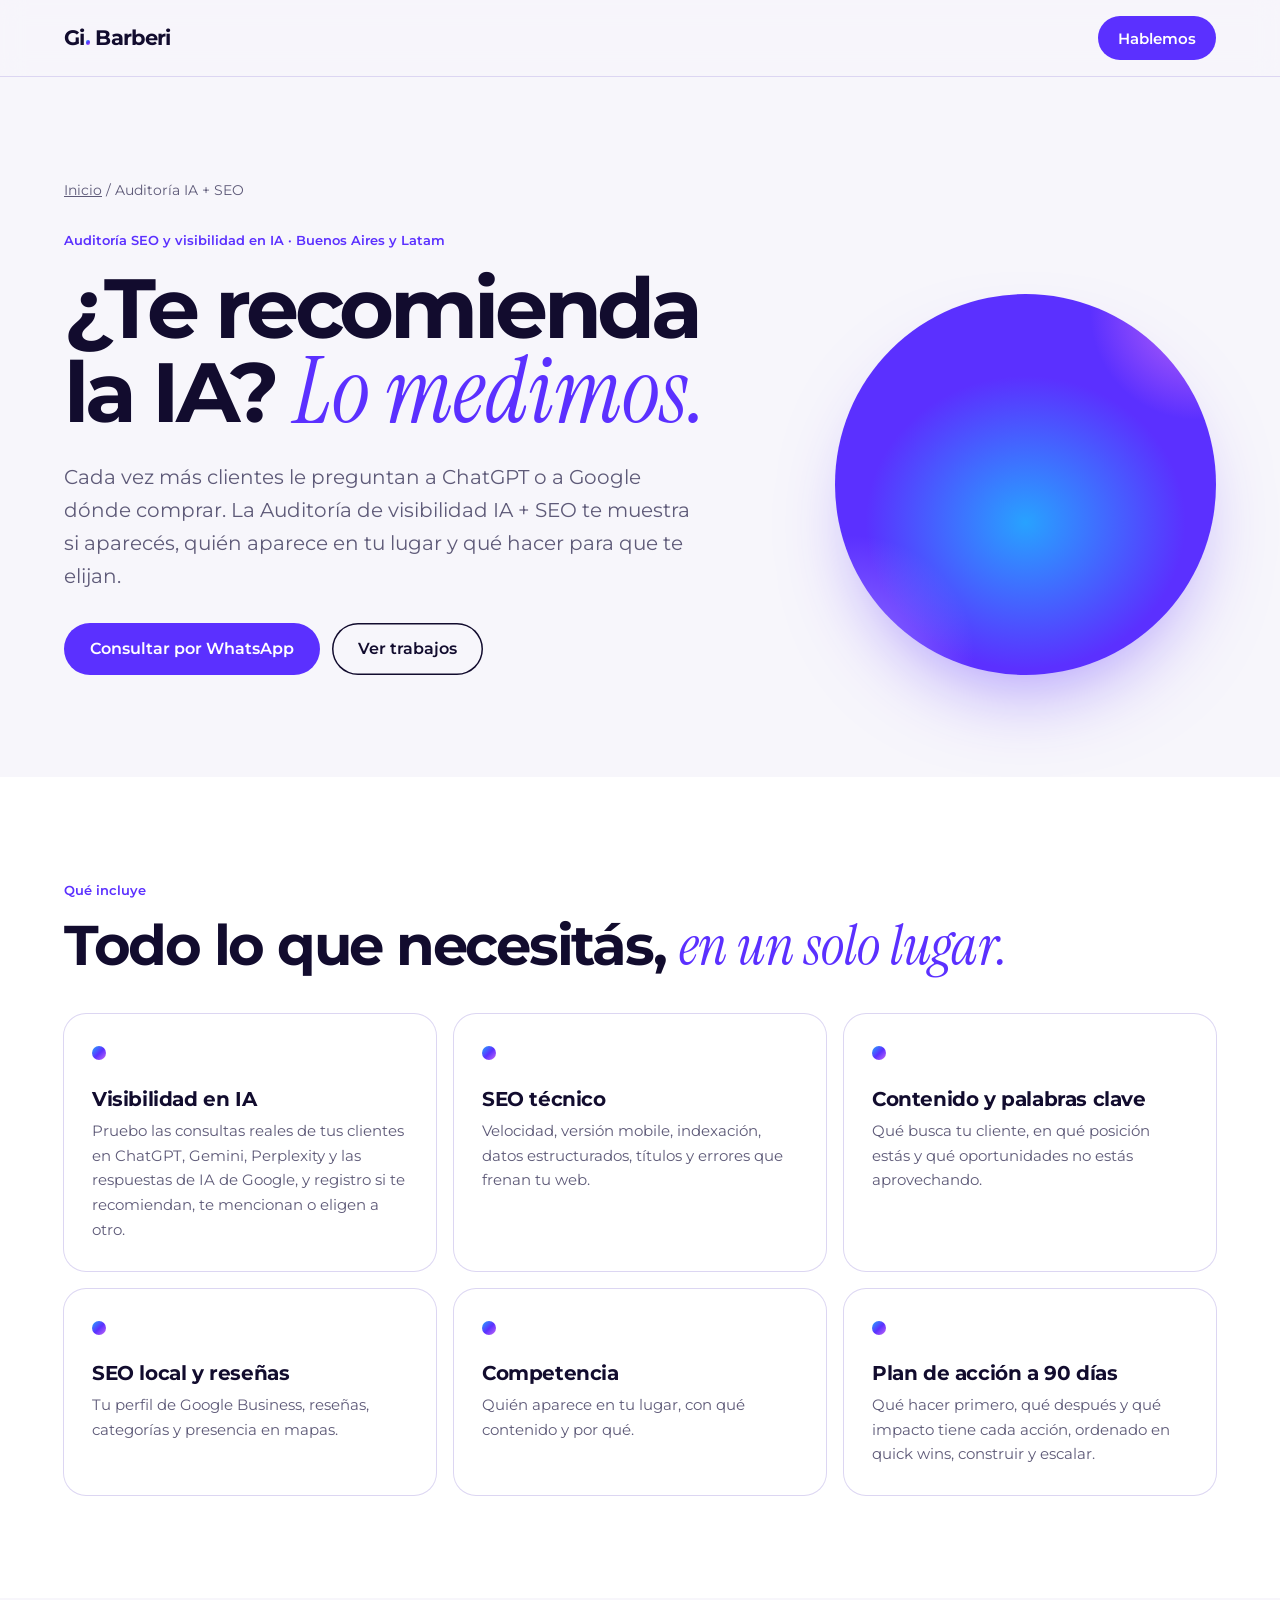
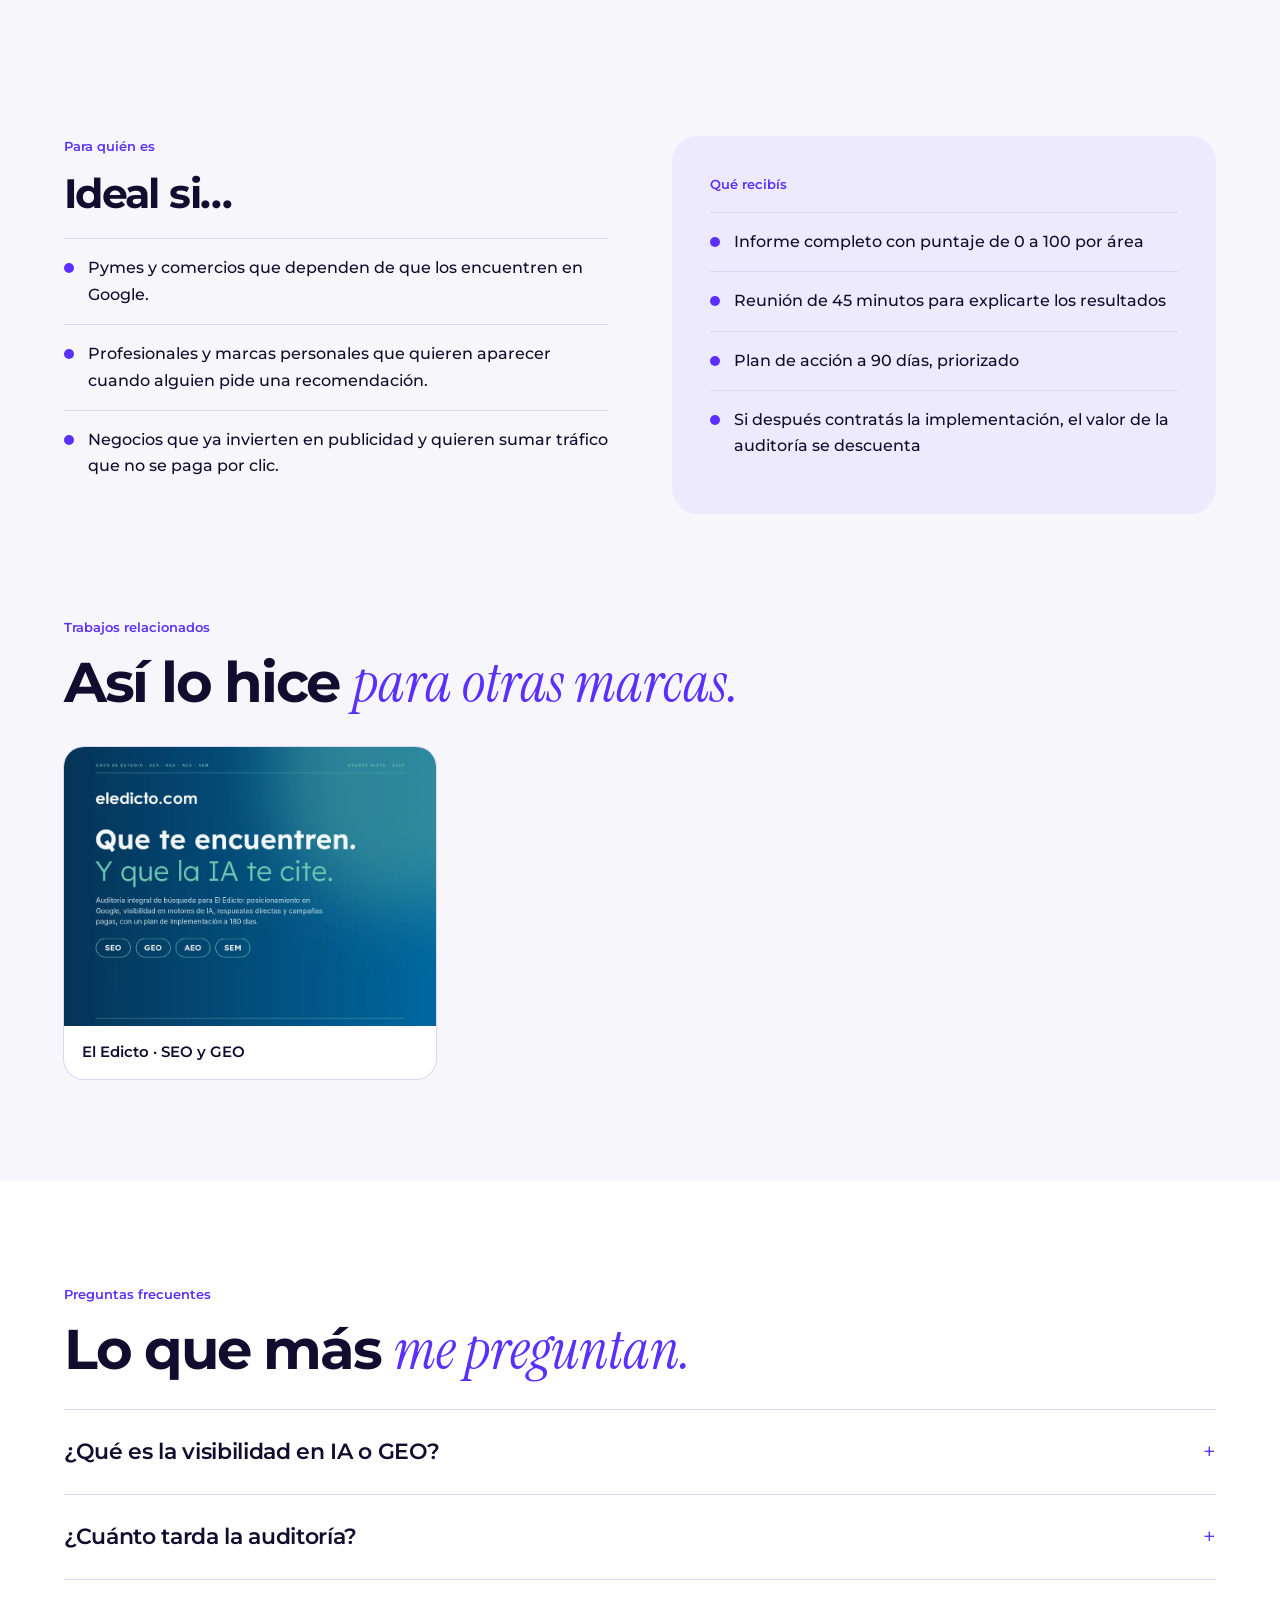
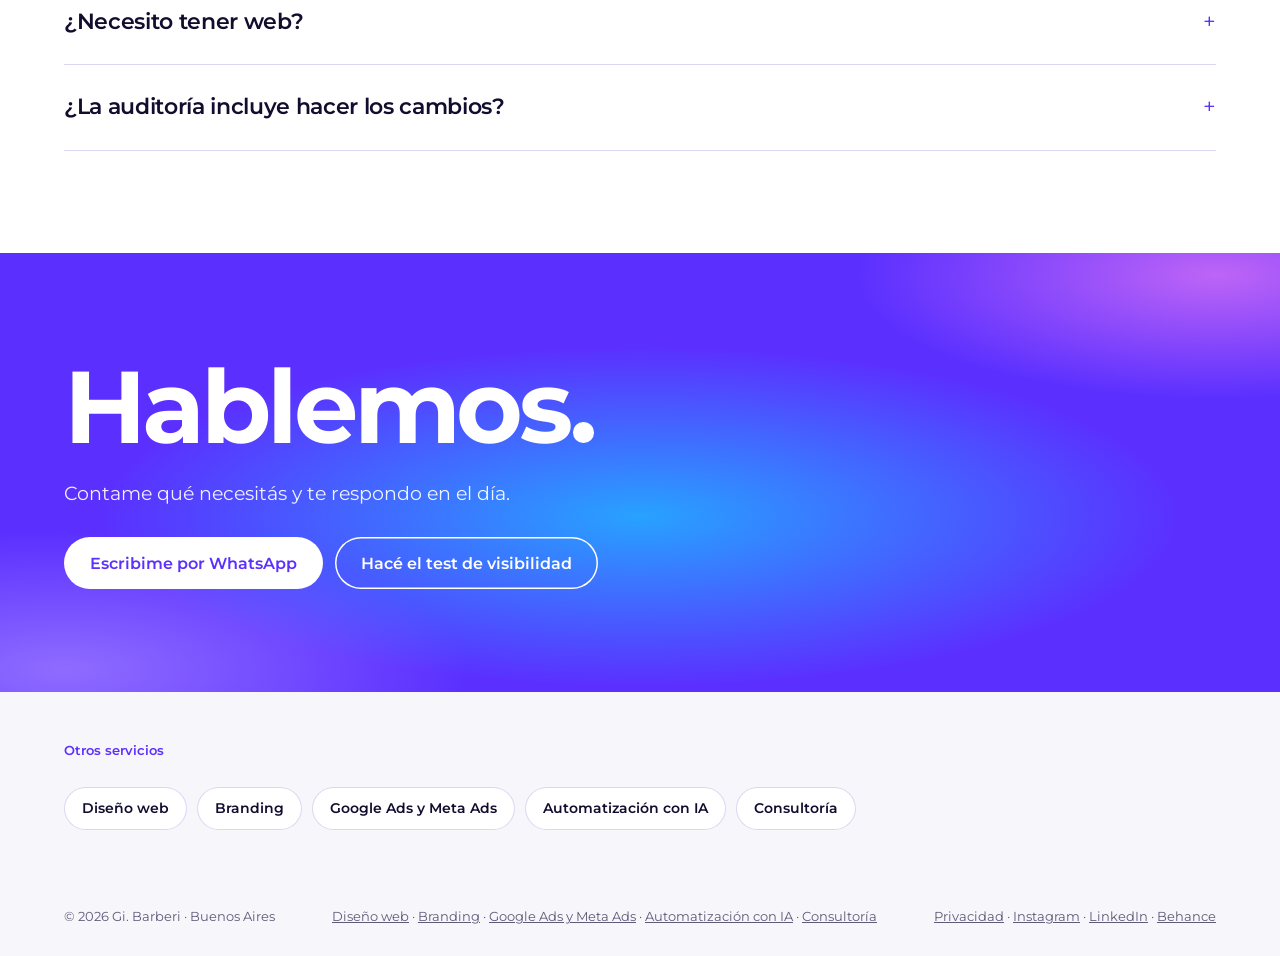
<file: auditoria-seo-ia/index.html>
<!DOCTYPE html>
<html lang="es"><head><meta charset="utf-8"><meta name="viewport" content="width=device-width,initial-scale=1">
<script async src="https://www.googletagmanager.com/gtag/js?id=G-B012K9LPDQ"></script>
<script>window.dataLayer=window.dataLayer||[];function gtag(){dataLayer.push(arguments);}gtag('js',new Date());gtag('config','G-B012K9LPDQ');</script>
<script>(function(w,d,s,l,i){w[l]=w[l]||[];w[l].push({'gtm.start':new Date().getTime(),event:'gtm.js'});var f=d.getElementsByTagName(s)[0],j=d.createElement(s),dl=l!='dataLayer'?'&l='+l:'';j.async=true;j.src='https://www.googletagmanager.com/gtm.js?id='+i+dl;f.parentNode.insertBefore(j,f);})(window,document,'script','dataLayer','GTM-TMPHH4WP');</script>
<title>Auditoría SEO y de visibilidad en IA en Buenos Aires · Gi. Barberi</title><meta name="description" content="Auditoría de cómo aparece tu marca en Google, ChatGPT, Gemini y Perplexity. Puntaje, comparación con tu competencia y plan de acción a 90 días.">
<link rel="canonical" href="https://gibarberi.com/auditoria-seo-ia/"><link rel="icon" href="/favicon.svg" type="image/svg+xml"><meta name="theme-color" content="#5B30FF">
<meta property="og:type" content="website"><meta property="og:title" content="Auditoría SEO y de visibilidad en IA en Buenos Aires · Gi. Barberi"><meta property="og:description" content="Auditoría de cómo aparece tu marca en Google, ChatGPT, Gemini y Perplexity. Puntaje, comparación con tu competencia y plan de acción a 90 días."><meta property="og:url" content="https://gibarberi.com/auditoria-seo-ia/"><meta property="og:image" content="https://gibarberi.com/og.png"><meta name="twitter:card" content="summary_large_image">
<link rel="preload" href="/fonts/montserrat-var.woff2" as="font" type="font/woff2" crossorigin><link rel="preload" href="/fonts/instrument-serif-italic.woff2" as="font" type="font/woff2" crossorigin><style>@font-face{font-family:"Montserrat";src:url(/fonts/montserrat-var.woff2) format("woff2");font-weight:100 900;font-display:optional}@font-face{font-family:"Instrument Serif";src:url(/fonts/instrument-serif-italic.woff2) format("woff2");font-style:italic;font-display:optional}</style><link rel="stylesheet" href="/assets/paginas.css">
<script type="application/ld+json">{"@context": "https://schema.org", "@type": "Service", "name": "Auditoría SEO y visibilidad en IA", "description": "Auditoría de cómo aparece tu marca en Google, ChatGPT, Gemini y Perplexity. Puntaje, comparación con tu competencia y plan de acción a 90 días.", "url": "https://gibarberi.com/auditoria-seo-ia/", "areaServed": ["Buenos Aires", "Argentina", "Latinoamérica"], "provider": {"@type": "ProfessionalService", "name": "Gi. Barberi", "url": "https://gibarberi.com/", "founder": {"@type": "Person", "name": "Graciela Barberi"}}}</script><script type="application/ld+json">{"@context": "https://schema.org", "@type": "BreadcrumbList", "itemListElement": [{"@type": "ListItem", "position": 1, "name": "Inicio", "item": "https://gibarberi.com/"}, {"@type": "ListItem", "position": 2, "name": "Auditoría IA + SEO", "item": "https://gibarberi.com/auditoria-seo-ia/"}]}</script><script type="application/ld+json">{"@context": "https://schema.org", "@type": "FAQPage", "mainEntity": [{"@type": "Question", "name": "¿Qué es la visibilidad en IA o GEO?", "acceptedAnswer": {"@type": "Answer", "text": "Es lo que hace que asistentes como ChatGPT, Gemini o Perplexity mencionen y recomienden tu marca cuando alguien les pregunta por tu rubro. Se trabaja con contenido claro, datos estructurados, reseñas y presencia en fuentes que la IA consulta."}}, {"@type": "Question", "name": "¿Cuánto tarda la auditoría?", "acceptedAnswer": {"@type": "Answer", "text": "Unos 7 días hábiles desde que me compartís los accesos que correspondan, como Google Search Console o Google Business."}}, {"@type": "Question", "name": "¿Necesito tener web?", "acceptedAnswer": {"@type": "Answer", "text": "Ayuda, pero no es obligatorio. Si no tenés web, la auditoría se enfoca en tu perfil de Google, redes, reseñas y en cómo te muestra la IA."}}, {"@type": "Question", "name": "¿La auditoría incluye hacer los cambios?", "acceptedAnswer": {"@type": "Answer", "text": "La auditoría es el diagnóstico y el plan. La implementación se cotiza aparte, y si la hacemos juntos, se descuenta el valor de la auditoría."}}]}</script>
</head><body>
<nav><a class="logo" href="/">Gi<span class="dot"></span> Barberi</a><a class="btn" href="https://wa.me/5491121657824">Hablemos</a></nav><main>
<section class="band"><div class="wrap">
 <div class="crumbs"><a href="/">Inicio</a> / Auditoría IA + SEO</div>
 <div class="hero"><div><p class="lbl">Auditoría SEO y visibilidad en IA · Buenos Aires y Latam</p><h1>¿Te recomienda la IA? <span class="it">Lo medimos.</span></h1>
 <p class="lede">Cada vez más clientes le preguntan a ChatGPT o a Google dónde comprar. La Auditoría de visibilidad IA + SEO te muestra si aparecés, quién aparece en tu lugar y qué hacer para que te elijan.</p><div class="cta"><a class="btn" href="https://wa.me/5491121657824?text=Hola%20Grace,%20quiero%20consultar%20por%20Auditoría%20IA%20+%20SEO.">Consultar por WhatsApp</a><a class="btn ghost" href="/#trabajos">Ver trabajos</a></div></div>
 <div class="orb" aria-hidden="true"></div></div></div></section>
<section class="band" style="background:#fff"><div class="wrap"><p class="lbl">Qué incluye</p><h2>Todo lo que necesitás, <span class="it">en un solo lugar.</span></h2><div class="grid"><div class="card"><span class="dot"></span><h3>Visibilidad en IA</h3><p>Pruebo las consultas reales de tus clientes en ChatGPT, Gemini, Perplexity y las respuestas de IA de Google, y registro si te recomiendan, te mencionan o eligen a otro.</p></div><div class="card"><span class="dot"></span><h3>SEO técnico</h3><p>Velocidad, versión mobile, indexación, datos estructurados, títulos y errores que frenan tu web.</p></div><div class="card"><span class="dot"></span><h3>Contenido y palabras clave</h3><p>Qué busca tu cliente, en qué posición estás y qué oportunidades no estás aprovechando.</p></div><div class="card"><span class="dot"></span><h3>SEO local y reseñas</h3><p>Tu perfil de Google Business, reseñas, categorías y presencia en mapas.</p></div><div class="card"><span class="dot"></span><h3>Competencia</h3><p>Quién aparece en tu lugar, con qué contenido y por qué.</p></div><div class="card"><span class="dot"></span><h3>Plan de acción a 90 días</h3><p>Qué hacer primero, qué después y qué impacto tiene cada acción, ordenado en quick wins, construir y escalar.</p></div></div></div></section>
<section class="band"><div class="wrap"><div class="two">
 <div><p class="lbl">Para quién es</p><h2 style="font-size:clamp(28px,3.2vw,44px)">Ideal si…</h2><ul class="list" style="margin-top:24px"><li>Pymes y comercios que dependen de que los encuentren en Google.</li><li>Profesionales y marcas personales que quieren aparecer cuando alguien pide una recomendación.</li><li>Negocios que ya invierten en publicidad y quieren sumar tráfico que no se paga por clic.</li></ul></div>
 <div class="panel"><p class="lbl">Qué recibís</p><ul class="list"><li>Informe completo con puntaje de 0 a 100 por área</li><li>Reunión de 45 minutos para explicarte los resultados</li><li>Plan de acción a 90 días, priorizado</li><li>Si después contratás la implementación, el valor de la auditoría se descuenta</li></ul></div></div></div></section>
<section class="band" style="padding-top:0"><div class="wrap"><p class="lbl">Trabajos relacionados</p><h2>Así lo hice <span class="it">para otras marcas.</span></h2>
<div class="works"><a href="/#trabajos"><img src="/trabajos/eledicto-seo.webp" alt="El Edicto · SEO y GEO" width="900" height="675" loading="lazy"><span>El Edicto · SEO y GEO</span></a></div></div></section>
<section class="band" style="background:#fff"><div class="wrap"><p class="lbl">Preguntas frecuentes</p><h2>Lo que más <span class="it">me preguntan.</span></h2><div style="margin-top:30px"><details><summary>¿Qué es la visibilidad en IA o GEO?</summary><p>Es lo que hace que asistentes como ChatGPT, Gemini o Perplexity mencionen y recomienden tu marca cuando alguien les pregunta por tu rubro. Se trabaja con contenido claro, datos estructurados, reseñas y presencia en fuentes que la IA consulta.</p></details><details><summary>¿Cuánto tarda la auditoría?</summary><p>Unos 7 días hábiles desde que me compartís los accesos que correspondan, como Google Search Console o Google Business.</p></details><details><summary>¿Necesito tener web?</summary><p>Ayuda, pero no es obligatorio. Si no tenés web, la auditoría se enfoca en tu perfil de Google, redes, reseñas y en cómo te muestra la IA.</p></details><details><summary>¿La auditoría incluye hacer los cambios?</summary><p>La auditoría es el diagnóstico y el plan. La implementación se cotiza aparte, y si la hacemos juntos, se descuenta el valor de la auditoría.</p></details></div></div></section>
<section class="band end"><div class="wrap"><h2 style="font-size:clamp(44px,8vw,110px)">Hablemos<span class="dot" style="background:#fff"></span></h2>
<p style="font-size:19px;max-width:560px;opacity:.92;margin:20px 0 28px">Contame qué necesitás y te respondo en el día.</p>
<div class="cta"><a class="btn" href="https://wa.me/5491121657824?text=Hola%20Grace,%20quiero%20consultar%20por%20Auditoría%20IA%20+%20SEO.">Escribime por WhatsApp</a><a class="btn ghost" href="/#test">Hacé el test de visibilidad</a></div></div></section>
<section class="band" style="padding-top:48px;padding-bottom:48px"><div class="wrap"><p class="lbl">Otros servicios</p><div class="more"><a href="/diseno-web/">Diseño web</a><a href="/branding/">Branding</a><a href="/google-ads-meta-ads/">Google Ads y Meta Ads</a><a href="/automatizacion-ia/">Automatización con IA</a><a href="/consultoria/">Consultoría</a></div></div></section>
</main><footer><span>© 2026 Gi. Barberi · Buenos Aires</span><span><a href="/diseno-web/">Diseño web</a> · <a href="/branding/">Branding</a> · <a href="/google-ads-meta-ads/">Google Ads y Meta Ads</a> · <a href="/automatizacion-ia/">Automatización con IA</a> · <a href="/consultoria/">Consultoría</a></span><span><a href="/privacidad/">Privacidad</a> · <a href="https://www.instagram.com/gi.barberi.agency/">Instagram</a> · <a href="https://linkedin.com/in/gbarberi">LinkedIn</a> · <a href="https://behance.net/gbarberi">Behance</a></span></footer>
<script>{const t=(n,p={})=>{try{dataLayer.push({event:n,...p});gtag('event',n,p)}catch(e){}};document.addEventListener('click',e=>{const a=e.target.closest('a');if(!a)return;const h=a.getAttribute('href')||'';if(h.includes('wa.me'))t('click_whatsapp',{ubicacion:location.pathname});else if(h.startsWith('mailto:'))t('click_email');else if(/instagram|linkedin|behance/.test(h))t('click_red_social',{red:h.match(/instagram|linkedin|behance/)[0]})});}</script></body></html>
</file>
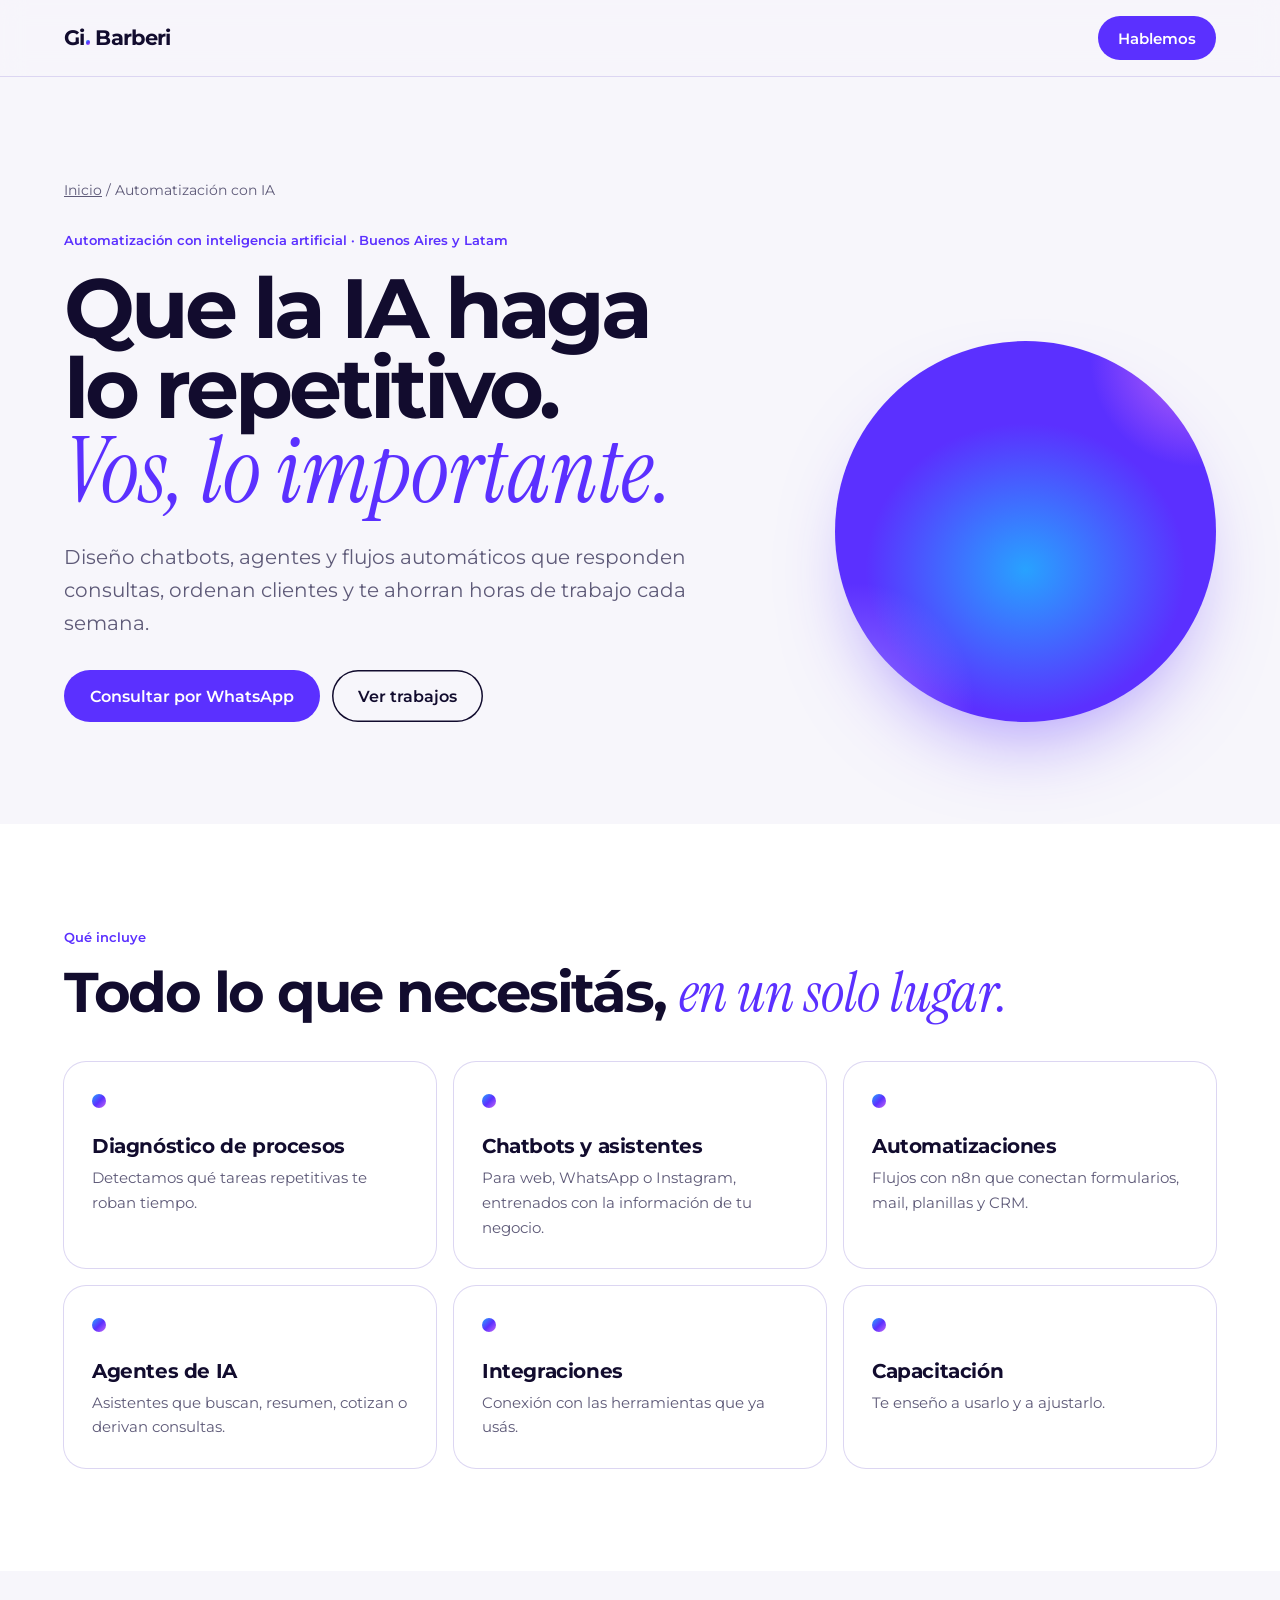
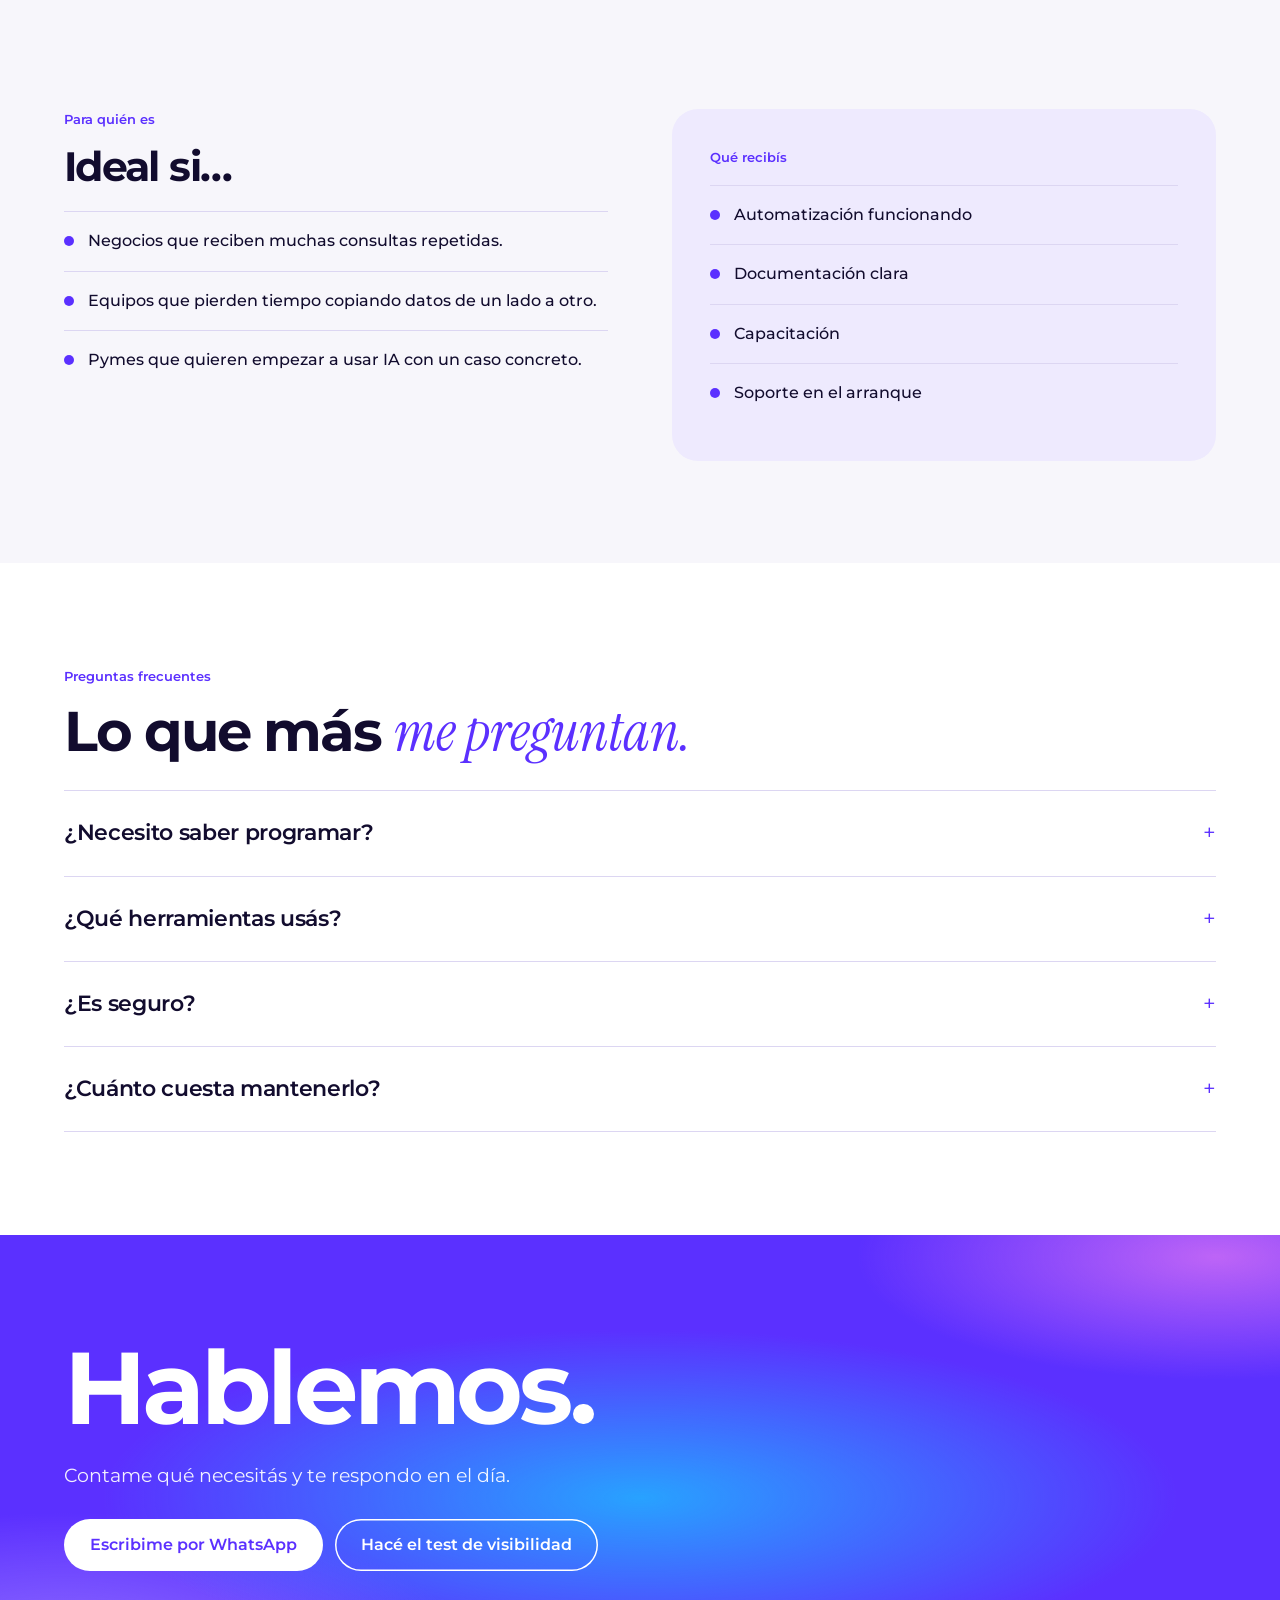
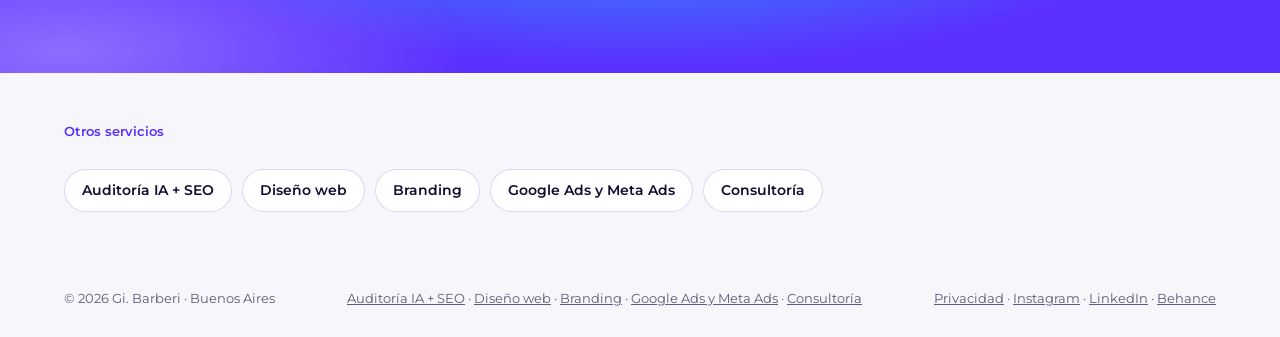
<file: automatizacion-ia/index.html>
<!DOCTYPE html>
<html lang="es"><head><meta charset="utf-8"><meta name="viewport" content="width=device-width,initial-scale=1">
<script async src="https://www.googletagmanager.com/gtag/js?id=G-B012K9LPDQ"></script>
<script>window.dataLayer=window.dataLayer||[];function gtag(){dataLayer.push(arguments);}gtag('js',new Date());gtag('config','G-B012K9LPDQ');</script>
<script>(function(w,d,s,l,i){w[l]=w[l]||[];w[l].push({'gtm.start':new Date().getTime(),event:'gtm.js'});var f=d.getElementsByTagName(s)[0],j=d.createElement(s),dl=l!='dataLayer'?'&l='+l:'';j.async=true;j.src='https://www.googletagmanager.com/gtm.js?id='+i+dl;f.parentNode.insertBefore(j,f);})(window,document,'script','dataLayer','GTM-TMPHH4WP');</script>
<title>Automatización con IA para pymes: chatbots y agentes · Gi. Barberi</title><meta name="description" content="Chatbots, agentes de IA y automatizaciones con n8n y CRM para responder consultas, ordenar clientes y ahorrar horas cada semana.">
<link rel="canonical" href="https://gibarberi.com/automatizacion-ia/"><link rel="icon" href="/favicon.svg" type="image/svg+xml"><meta name="theme-color" content="#5B30FF">
<meta property="og:type" content="website"><meta property="og:title" content="Automatización con IA para pymes: chatbots y agentes · Gi. Barberi"><meta property="og:description" content="Chatbots, agentes de IA y automatizaciones con n8n y CRM para responder consultas, ordenar clientes y ahorrar horas cada semana."><meta property="og:url" content="https://gibarberi.com/automatizacion-ia/"><meta property="og:image" content="https://gibarberi.com/og.png"><meta name="twitter:card" content="summary_large_image">
<link rel="preload" href="/fonts/montserrat-var.woff2" as="font" type="font/woff2" crossorigin><link rel="preload" href="/fonts/instrument-serif-italic.woff2" as="font" type="font/woff2" crossorigin><style>@font-face{font-family:"Montserrat";src:url(/fonts/montserrat-var.woff2) format("woff2");font-weight:100 900;font-display:optional}@font-face{font-family:"Instrument Serif";src:url(/fonts/instrument-serif-italic.woff2) format("woff2");font-style:italic;font-display:optional}</style><link rel="stylesheet" href="/assets/paginas.css">
<script type="application/ld+json">{"@context": "https://schema.org", "@type": "Service", "name": "Automatización con inteligencia artificial", "description": "Chatbots, agentes de IA y automatizaciones con n8n y CRM para responder consultas, ordenar clientes y ahorrar horas cada semana.", "url": "https://gibarberi.com/automatizacion-ia/", "areaServed": ["Buenos Aires", "Argentina", "Latinoamérica"], "provider": {"@type": "ProfessionalService", "name": "Gi. Barberi", "url": "https://gibarberi.com/", "founder": {"@type": "Person", "name": "Graciela Barberi"}}}</script><script type="application/ld+json">{"@context": "https://schema.org", "@type": "BreadcrumbList", "itemListElement": [{"@type": "ListItem", "position": 1, "name": "Inicio", "item": "https://gibarberi.com/"}, {"@type": "ListItem", "position": 2, "name": "Automatización con IA", "item": "https://gibarberi.com/automatizacion-ia/"}]}</script><script type="application/ld+json">{"@context": "https://schema.org", "@type": "FAQPage", "mainEntity": [{"@type": "Question", "name": "¿Necesito saber programar?", "acceptedAnswer": {"@type": "Answer", "text": "No. Te entrego todo funcionando y te capacito para usarlo."}}, {"@type": "Question", "name": "¿Qué herramientas usás?", "acceptedAnswer": {"@type": "Answer", "text": "n8n, modelos de IA como OpenAI o Gemini, Google Sheets, CRM y las integraciones que tu negocio necesite."}}, {"@type": "Question", "name": "¿Es seguro?", "acceptedAnswer": {"@type": "Answer", "text": "Diseñamos cada flujo cuidando qué datos se comparten y con quién."}}, {"@type": "Question", "name": "¿Cuánto cuesta mantenerlo?", "acceptedAnswer": {"@type": "Answer", "text": "Depende del volumen. Muchas automatizaciones funcionan con costos mensuales muy bajos."}}]}</script>
</head><body>
<nav><a class="logo" href="/">Gi<span class="dot"></span> Barberi</a><a class="btn" href="https://wa.me/5491121657824">Hablemos</a></nav><main>
<section class="band"><div class="wrap">
 <div class="crumbs"><a href="/">Inicio</a> / Automatización con IA</div>
 <div class="hero"><div><p class="lbl">Automatización con inteligencia artificial · Buenos Aires y Latam</p><h1>Que la IA haga lo repetitivo. <span class="it">Vos, lo importante.</span></h1>
 <p class="lede">Diseño chatbots, agentes y flujos automáticos que responden consultas, ordenan clientes y te ahorran horas de trabajo cada semana.</p><div class="cta"><a class="btn" href="https://wa.me/5491121657824?text=Hola%20Grace,%20quiero%20consultar%20por%20Automatización%20con%20IA.">Consultar por WhatsApp</a><a class="btn ghost" href="/#trabajos">Ver trabajos</a></div></div>
 <div class="orb" aria-hidden="true"></div></div></div></section>
<section class="band" style="background:#fff"><div class="wrap"><p class="lbl">Qué incluye</p><h2>Todo lo que necesitás, <span class="it">en un solo lugar.</span></h2><div class="grid"><div class="card"><span class="dot"></span><h3>Diagnóstico de procesos</h3><p>Detectamos qué tareas repetitivas te roban tiempo.</p></div><div class="card"><span class="dot"></span><h3>Chatbots y asistentes</h3><p>Para web, WhatsApp o Instagram, entrenados con la información de tu negocio.</p></div><div class="card"><span class="dot"></span><h3>Automatizaciones</h3><p>Flujos con n8n que conectan formularios, mail, planillas y CRM.</p></div><div class="card"><span class="dot"></span><h3>Agentes de IA</h3><p>Asistentes que buscan, resumen, cotizan o derivan consultas.</p></div><div class="card"><span class="dot"></span><h3>Integraciones</h3><p>Conexión con las herramientas que ya usás.</p></div><div class="card"><span class="dot"></span><h3>Capacitación</h3><p>Te enseño a usarlo y a ajustarlo.</p></div></div></div></section>
<section class="band"><div class="wrap"><div class="two">
 <div><p class="lbl">Para quién es</p><h2 style="font-size:clamp(28px,3.2vw,44px)">Ideal si…</h2><ul class="list" style="margin-top:24px"><li>Negocios que reciben muchas consultas repetidas.</li><li>Equipos que pierden tiempo copiando datos de un lado a otro.</li><li>Pymes que quieren empezar a usar IA con un caso concreto.</li></ul></div>
 <div class="panel"><p class="lbl">Qué recibís</p><ul class="list"><li>Automatización funcionando</li><li>Documentación clara</li><li>Capacitación</li><li>Soporte en el arranque</li></ul></div></div></div></section>

<section class="band" style="background:#fff"><div class="wrap"><p class="lbl">Preguntas frecuentes</p><h2>Lo que más <span class="it">me preguntan.</span></h2><div style="margin-top:30px"><details><summary>¿Necesito saber programar?</summary><p>No. Te entrego todo funcionando y te capacito para usarlo.</p></details><details><summary>¿Qué herramientas usás?</summary><p>n8n, modelos de IA como OpenAI o Gemini, Google Sheets, CRM y las integraciones que tu negocio necesite.</p></details><details><summary>¿Es seguro?</summary><p>Diseñamos cada flujo cuidando qué datos se comparten y con quién.</p></details><details><summary>¿Cuánto cuesta mantenerlo?</summary><p>Depende del volumen. Muchas automatizaciones funcionan con costos mensuales muy bajos.</p></details></div></div></section>
<section class="band end"><div class="wrap"><h2 style="font-size:clamp(44px,8vw,110px)">Hablemos<span class="dot" style="background:#fff"></span></h2>
<p style="font-size:19px;max-width:560px;opacity:.92;margin:20px 0 28px">Contame qué necesitás y te respondo en el día.</p>
<div class="cta"><a class="btn" href="https://wa.me/5491121657824?text=Hola%20Grace,%20quiero%20consultar%20por%20Automatización%20con%20IA.">Escribime por WhatsApp</a><a class="btn ghost" href="/#test">Hacé el test de visibilidad</a></div></div></section>
<section class="band" style="padding-top:48px;padding-bottom:48px"><div class="wrap"><p class="lbl">Otros servicios</p><div class="more"><a href="/auditoria-seo-ia/">Auditoría IA + SEO</a><a href="/diseno-web/">Diseño web</a><a href="/branding/">Branding</a><a href="/google-ads-meta-ads/">Google Ads y Meta Ads</a><a href="/consultoria/">Consultoría</a></div></div></section>
</main><footer><span>© 2026 Gi. Barberi · Buenos Aires</span><span><a href="/auditoria-seo-ia/">Auditoría IA + SEO</a> · <a href="/diseno-web/">Diseño web</a> · <a href="/branding/">Branding</a> · <a href="/google-ads-meta-ads/">Google Ads y Meta Ads</a> · <a href="/consultoria/">Consultoría</a></span><span><a href="/privacidad/">Privacidad</a> · <a href="https://www.instagram.com/gi.barberi.agency/">Instagram</a> · <a href="https://linkedin.com/in/gbarberi">LinkedIn</a> · <a href="https://behance.net/gbarberi">Behance</a></span></footer>
<script>{const t=(n,p={})=>{try{dataLayer.push({event:n,...p});gtag('event',n,p)}catch(e){}};document.addEventListener('click',e=>{const a=e.target.closest('a');if(!a)return;const h=a.getAttribute('href')||'';if(h.includes('wa.me'))t('click_whatsapp',{ubicacion:location.pathname});else if(h.startsWith('mailto:'))t('click_email');else if(/instagram|linkedin|behance/.test(h))t('click_red_social',{red:h.match(/instagram|linkedin|behance/)[0]})});}</script></body></html>
</file>
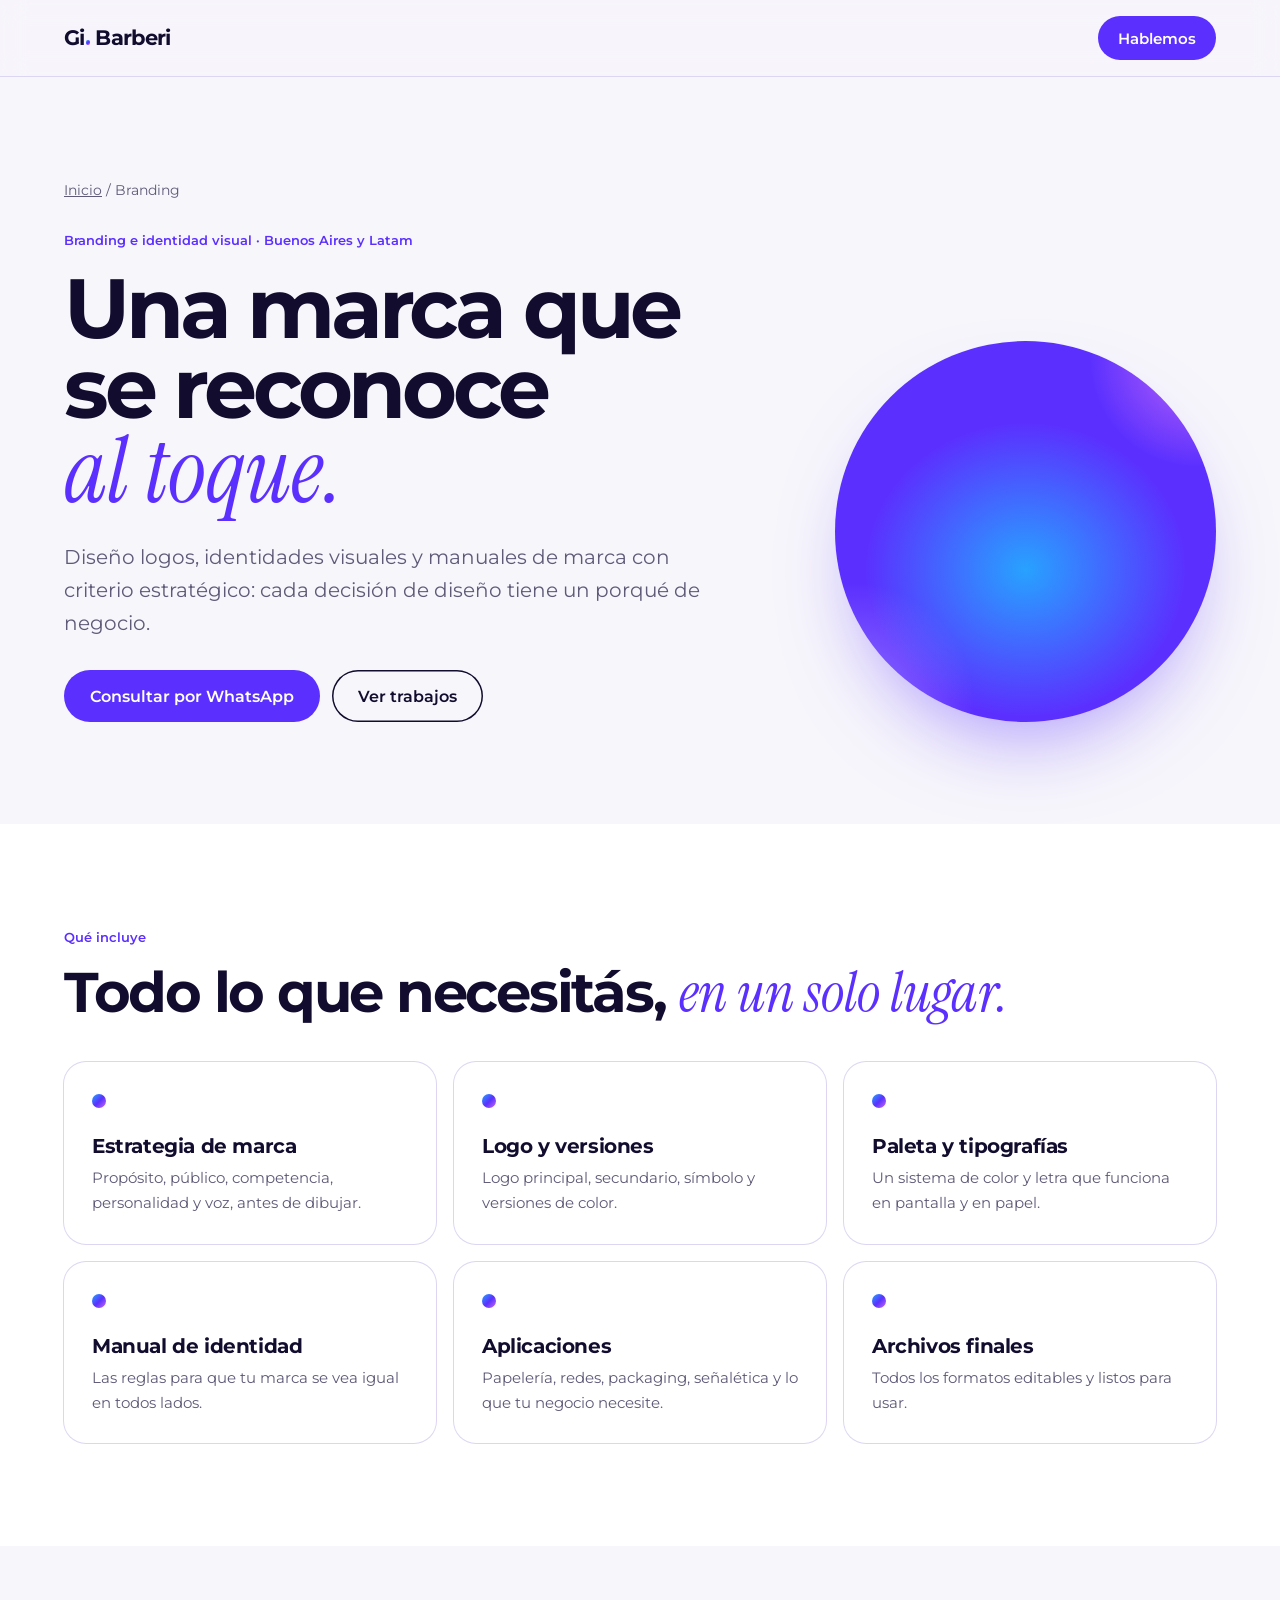
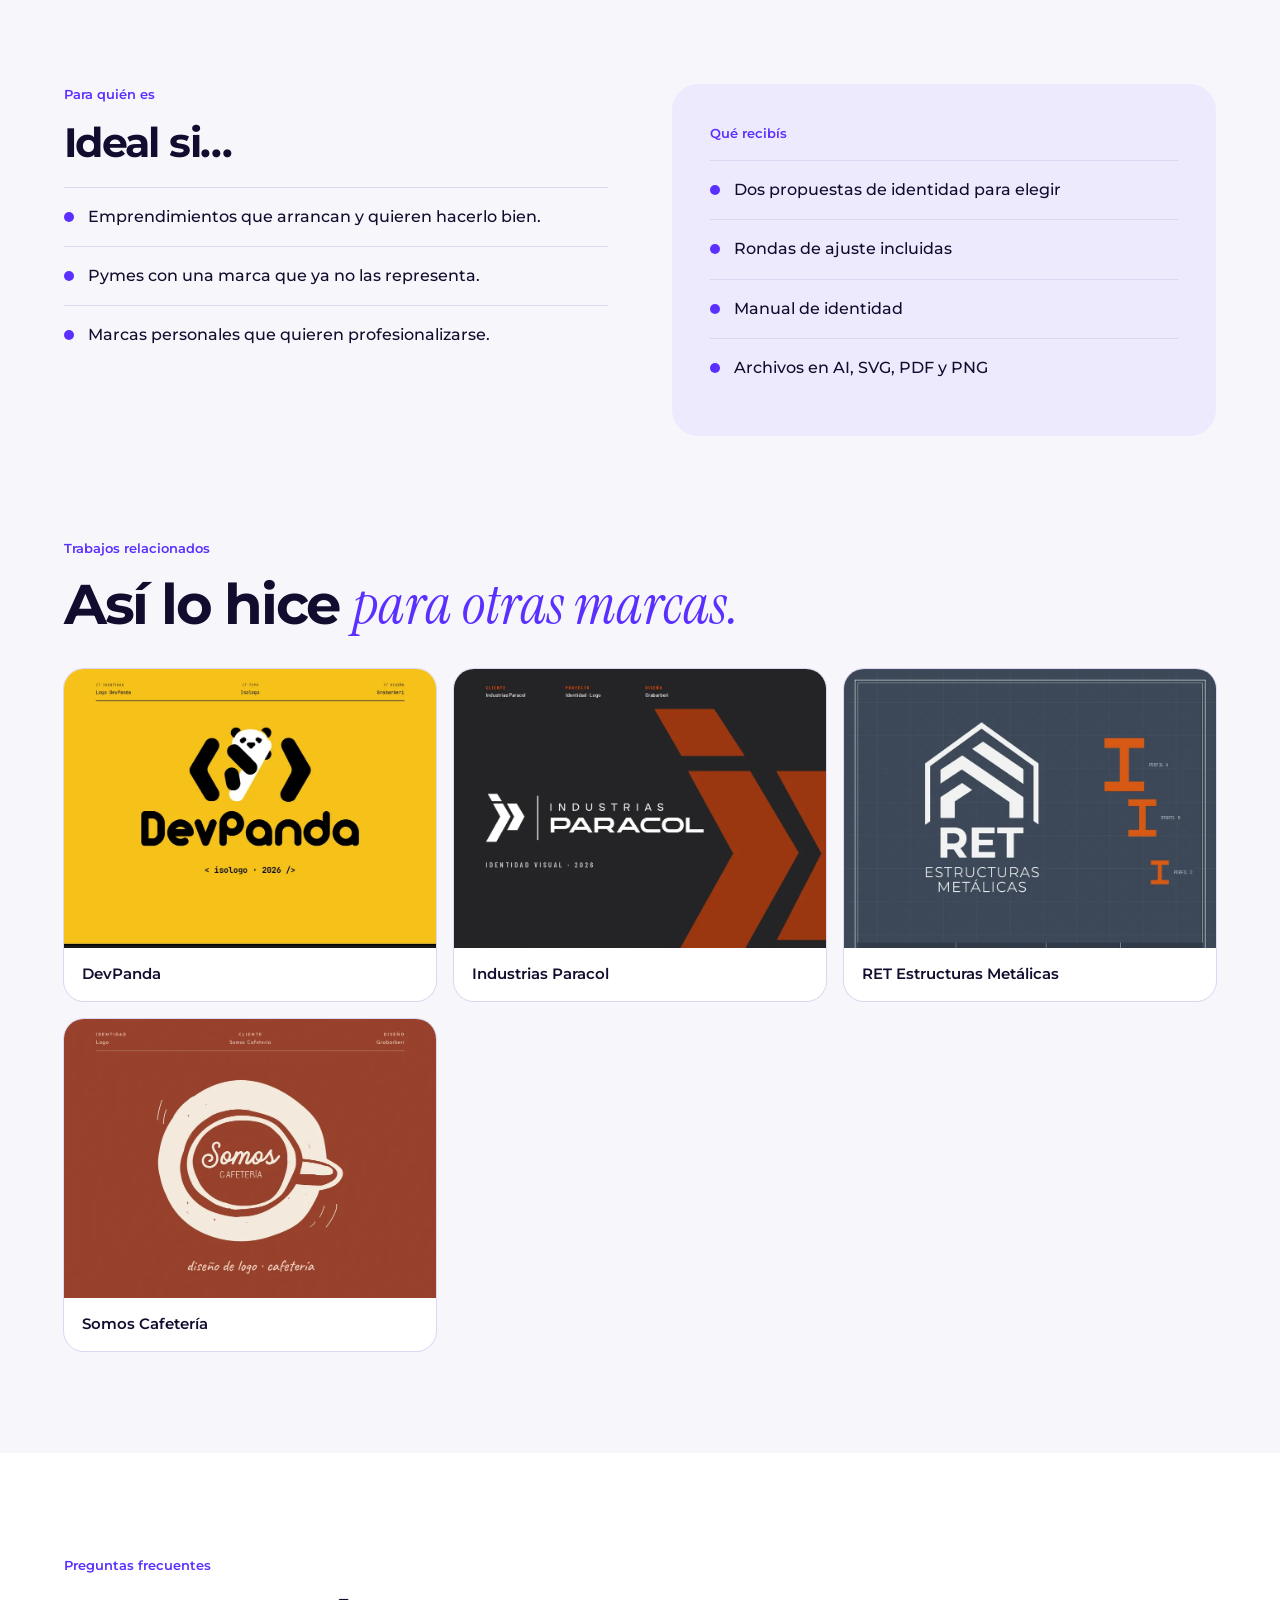
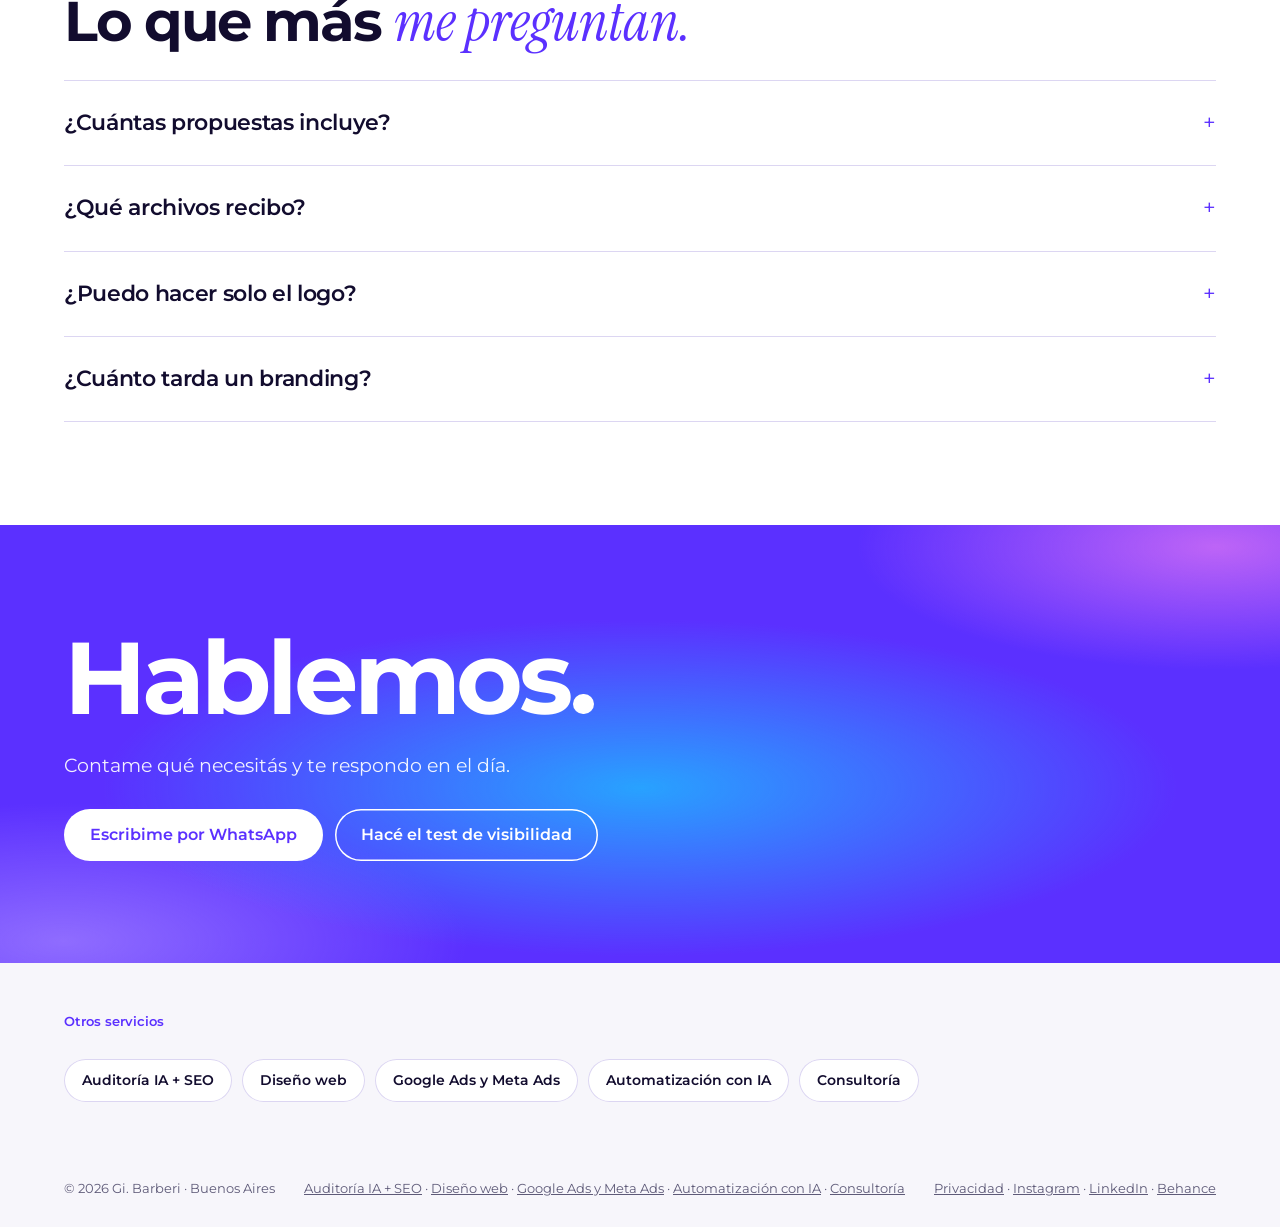
<file: branding/index.html>
<!DOCTYPE html>
<html lang="es"><head><meta charset="utf-8"><meta name="viewport" content="width=device-width,initial-scale=1">
<script async src="https://www.googletagmanager.com/gtag/js?id=G-B012K9LPDQ"></script>
<script>window.dataLayer=window.dataLayer||[];function gtag(){dataLayer.push(arguments);}gtag('js',new Date());gtag('config','G-B012K9LPDQ');</script>
<script>(function(w,d,s,l,i){w[l]=w[l]||[];w[l].push({'gtm.start':new Date().getTime(),event:'gtm.js'});var f=d.getElementsByTagName(s)[0],j=d.createElement(s),dl=l!='dataLayer'?'&l='+l:'';j.async=true;j.src='https://www.googletagmanager.com/gtm.js?id='+i+dl;f.parentNode.insertBefore(j,f);})(window,document,'script','dataLayer','GTM-TMPHH4WP');</script>
<title>Branding e identidad visual en Buenos Aires · Gi. Barberi</title><meta name="description" content="Diseño de logo, identidad visual y manual de marca para pymes y emprendedores. Una marca que se reconoce al toque y funciona en todos lados.">
<link rel="canonical" href="https://gibarberi.com/branding/"><link rel="icon" href="/favicon.svg" type="image/svg+xml"><meta name="theme-color" content="#5B30FF">
<meta property="og:type" content="website"><meta property="og:title" content="Branding e identidad visual en Buenos Aires · Gi. Barberi"><meta property="og:description" content="Diseño de logo, identidad visual y manual de marca para pymes y emprendedores. Una marca que se reconoce al toque y funciona en todos lados."><meta property="og:url" content="https://gibarberi.com/branding/"><meta property="og:image" content="https://gibarberi.com/og.png"><meta name="twitter:card" content="summary_large_image">
<link rel="preload" href="/fonts/montserrat-var.woff2" as="font" type="font/woff2" crossorigin><link rel="preload" href="/fonts/instrument-serif-italic.woff2" as="font" type="font/woff2" crossorigin><style>@font-face{font-family:"Montserrat";src:url(/fonts/montserrat-var.woff2) format("woff2");font-weight:100 900;font-display:optional}@font-face{font-family:"Instrument Serif";src:url(/fonts/instrument-serif-italic.woff2) format("woff2");font-style:italic;font-display:optional}</style><link rel="stylesheet" href="/assets/paginas.css">
<script type="application/ld+json">{"@context": "https://schema.org", "@type": "Service", "name": "Branding e identidad visual", "description": "Diseño de logo, identidad visual y manual de marca para pymes y emprendedores. Una marca que se reconoce al toque y funciona en todos lados.", "url": "https://gibarberi.com/branding/", "areaServed": ["Buenos Aires", "Argentina", "Latinoamérica"], "provider": {"@type": "ProfessionalService", "name": "Gi. Barberi", "url": "https://gibarberi.com/", "founder": {"@type": "Person", "name": "Graciela Barberi"}}}</script><script type="application/ld+json">{"@context": "https://schema.org", "@type": "BreadcrumbList", "itemListElement": [{"@type": "ListItem", "position": 1, "name": "Inicio", "item": "https://gibarberi.com/"}, {"@type": "ListItem", "position": 2, "name": "Branding", "item": "https://gibarberi.com/branding/"}]}</script><script type="application/ld+json">{"@context": "https://schema.org", "@type": "FAQPage", "mainEntity": [{"@type": "Question", "name": "¿Cuántas propuestas incluye?", "acceptedAnswer": {"@type": "Answer", "text": "Presento dos caminos de identidad distintos, y con el elegido hacemos las rondas de ajuste."}}, {"@type": "Question", "name": "¿Qué archivos recibo?", "acceptedAnswer": {"@type": "Answer", "text": "Logo y aplicaciones en AI, SVG, PDF y PNG, más el manual de identidad en PDF."}}, {"@type": "Question", "name": "¿Puedo hacer solo el logo?", "acceptedAnswer": {"@type": "Answer", "text": "Sí, aunque recomiendo sumar al menos paleta y tipografías para que la marca sea consistente."}}, {"@type": "Question", "name": "¿Cuánto tarda un branding?", "acceptedAnswer": {"@type": "Answer", "text": "Entre 3 y 5 semanas, según el alcance."}}]}</script>
</head><body>
<nav><a class="logo" href="/">Gi<span class="dot"></span> Barberi</a><a class="btn" href="https://wa.me/5491121657824">Hablemos</a></nav><main>
<section class="band"><div class="wrap">
 <div class="crumbs"><a href="/">Inicio</a> / Branding</div>
 <div class="hero"><div><p class="lbl">Branding e identidad visual · Buenos Aires y Latam</p><h1>Una marca que se reconoce <span class="it">al toque.</span></h1>
 <p class="lede">Diseño logos, identidades visuales y manuales de marca con criterio estratégico: cada decisión de diseño tiene un porqué de negocio.</p><div class="cta"><a class="btn" href="https://wa.me/5491121657824?text=Hola%20Grace,%20quiero%20consultar%20por%20Branding.">Consultar por WhatsApp</a><a class="btn ghost" href="/#trabajos">Ver trabajos</a></div></div>
 <div class="orb" aria-hidden="true"></div></div></div></section>
<section class="band" style="background:#fff"><div class="wrap"><p class="lbl">Qué incluye</p><h2>Todo lo que necesitás, <span class="it">en un solo lugar.</span></h2><div class="grid"><div class="card"><span class="dot"></span><h3>Estrategia de marca</h3><p>Propósito, público, competencia, personalidad y voz, antes de dibujar.</p></div><div class="card"><span class="dot"></span><h3>Logo y versiones</h3><p>Logo principal, secundario, símbolo y versiones de color.</p></div><div class="card"><span class="dot"></span><h3>Paleta y tipografías</h3><p>Un sistema de color y letra que funciona en pantalla y en papel.</p></div><div class="card"><span class="dot"></span><h3>Manual de identidad</h3><p>Las reglas para que tu marca se vea igual en todos lados.</p></div><div class="card"><span class="dot"></span><h3>Aplicaciones</h3><p>Papelería, redes, packaging, señalética y lo que tu negocio necesite.</p></div><div class="card"><span class="dot"></span><h3>Archivos finales</h3><p>Todos los formatos editables y listos para usar.</p></div></div></div></section>
<section class="band"><div class="wrap"><div class="two">
 <div><p class="lbl">Para quién es</p><h2 style="font-size:clamp(28px,3.2vw,44px)">Ideal si…</h2><ul class="list" style="margin-top:24px"><li>Emprendimientos que arrancan y quieren hacerlo bien.</li><li>Pymes con una marca que ya no las representa.</li><li>Marcas personales que quieren profesionalizarse.</li></ul></div>
 <div class="panel"><p class="lbl">Qué recibís</p><ul class="list"><li>Dos propuestas de identidad para elegir</li><li>Rondas de ajuste incluidas</li><li>Manual de identidad</li><li>Archivos en AI, SVG, PDF y PNG</li></ul></div></div></div></section>
<section class="band" style="padding-top:0"><div class="wrap"><p class="lbl">Trabajos relacionados</p><h2>Así lo hice <span class="it">para otras marcas.</span></h2>
<div class="works"><a href="/#trabajos"><img src="/trabajos/devpanda.webp" alt="DevPanda" width="900" height="675" loading="lazy"><span>DevPanda</span></a><a href="/#trabajos"><img src="/trabajos/paracol.webp" alt="Industrias Paracol" width="900" height="675" loading="lazy"><span>Industrias Paracol</span></a><a href="/#trabajos"><img src="/trabajos/ret.webp" alt="RET Estructuras Metálicas" width="900" height="675" loading="lazy"><span>RET Estructuras Metálicas</span></a><a href="/#trabajos"><img src="/trabajos/somos.webp" alt="Somos Cafetería" width="900" height="675" loading="lazy"><span>Somos Cafetería</span></a></div></div></section>
<section class="band" style="background:#fff"><div class="wrap"><p class="lbl">Preguntas frecuentes</p><h2>Lo que más <span class="it">me preguntan.</span></h2><div style="margin-top:30px"><details><summary>¿Cuántas propuestas incluye?</summary><p>Presento dos caminos de identidad distintos, y con el elegido hacemos las rondas de ajuste.</p></details><details><summary>¿Qué archivos recibo?</summary><p>Logo y aplicaciones en AI, SVG, PDF y PNG, más el manual de identidad en PDF.</p></details><details><summary>¿Puedo hacer solo el logo?</summary><p>Sí, aunque recomiendo sumar al menos paleta y tipografías para que la marca sea consistente.</p></details><details><summary>¿Cuánto tarda un branding?</summary><p>Entre 3 y 5 semanas, según el alcance.</p></details></div></div></section>
<section class="band end"><div class="wrap"><h2 style="font-size:clamp(44px,8vw,110px)">Hablemos<span class="dot" style="background:#fff"></span></h2>
<p style="font-size:19px;max-width:560px;opacity:.92;margin:20px 0 28px">Contame qué necesitás y te respondo en el día.</p>
<div class="cta"><a class="btn" href="https://wa.me/5491121657824?text=Hola%20Grace,%20quiero%20consultar%20por%20Branding.">Escribime por WhatsApp</a><a class="btn ghost" href="/#test">Hacé el test de visibilidad</a></div></div></section>
<section class="band" style="padding-top:48px;padding-bottom:48px"><div class="wrap"><p class="lbl">Otros servicios</p><div class="more"><a href="/auditoria-seo-ia/">Auditoría IA + SEO</a><a href="/diseno-web/">Diseño web</a><a href="/google-ads-meta-ads/">Google Ads y Meta Ads</a><a href="/automatizacion-ia/">Automatización con IA</a><a href="/consultoria/">Consultoría</a></div></div></section>
</main><footer><span>© 2026 Gi. Barberi · Buenos Aires</span><span><a href="/auditoria-seo-ia/">Auditoría IA + SEO</a> · <a href="/diseno-web/">Diseño web</a> · <a href="/google-ads-meta-ads/">Google Ads y Meta Ads</a> · <a href="/automatizacion-ia/">Automatización con IA</a> · <a href="/consultoria/">Consultoría</a></span><span><a href="/privacidad/">Privacidad</a> · <a href="https://www.instagram.com/gi.barberi.agency/">Instagram</a> · <a href="https://linkedin.com/in/gbarberi">LinkedIn</a> · <a href="https://behance.net/gbarberi">Behance</a></span></footer>
<script>{const t=(n,p={})=>{try{dataLayer.push({event:n,...p});gtag('event',n,p)}catch(e){}};document.addEventListener('click',e=>{const a=e.target.closest('a');if(!a)return;const h=a.getAttribute('href')||'';if(h.includes('wa.me'))t('click_whatsapp',{ubicacion:location.pathname});else if(h.startsWith('mailto:'))t('click_email');else if(/instagram|linkedin|behance/.test(h))t('click_red_social',{red:h.match(/instagram|linkedin|behance/)[0]})});}</script></body></html>
</file>
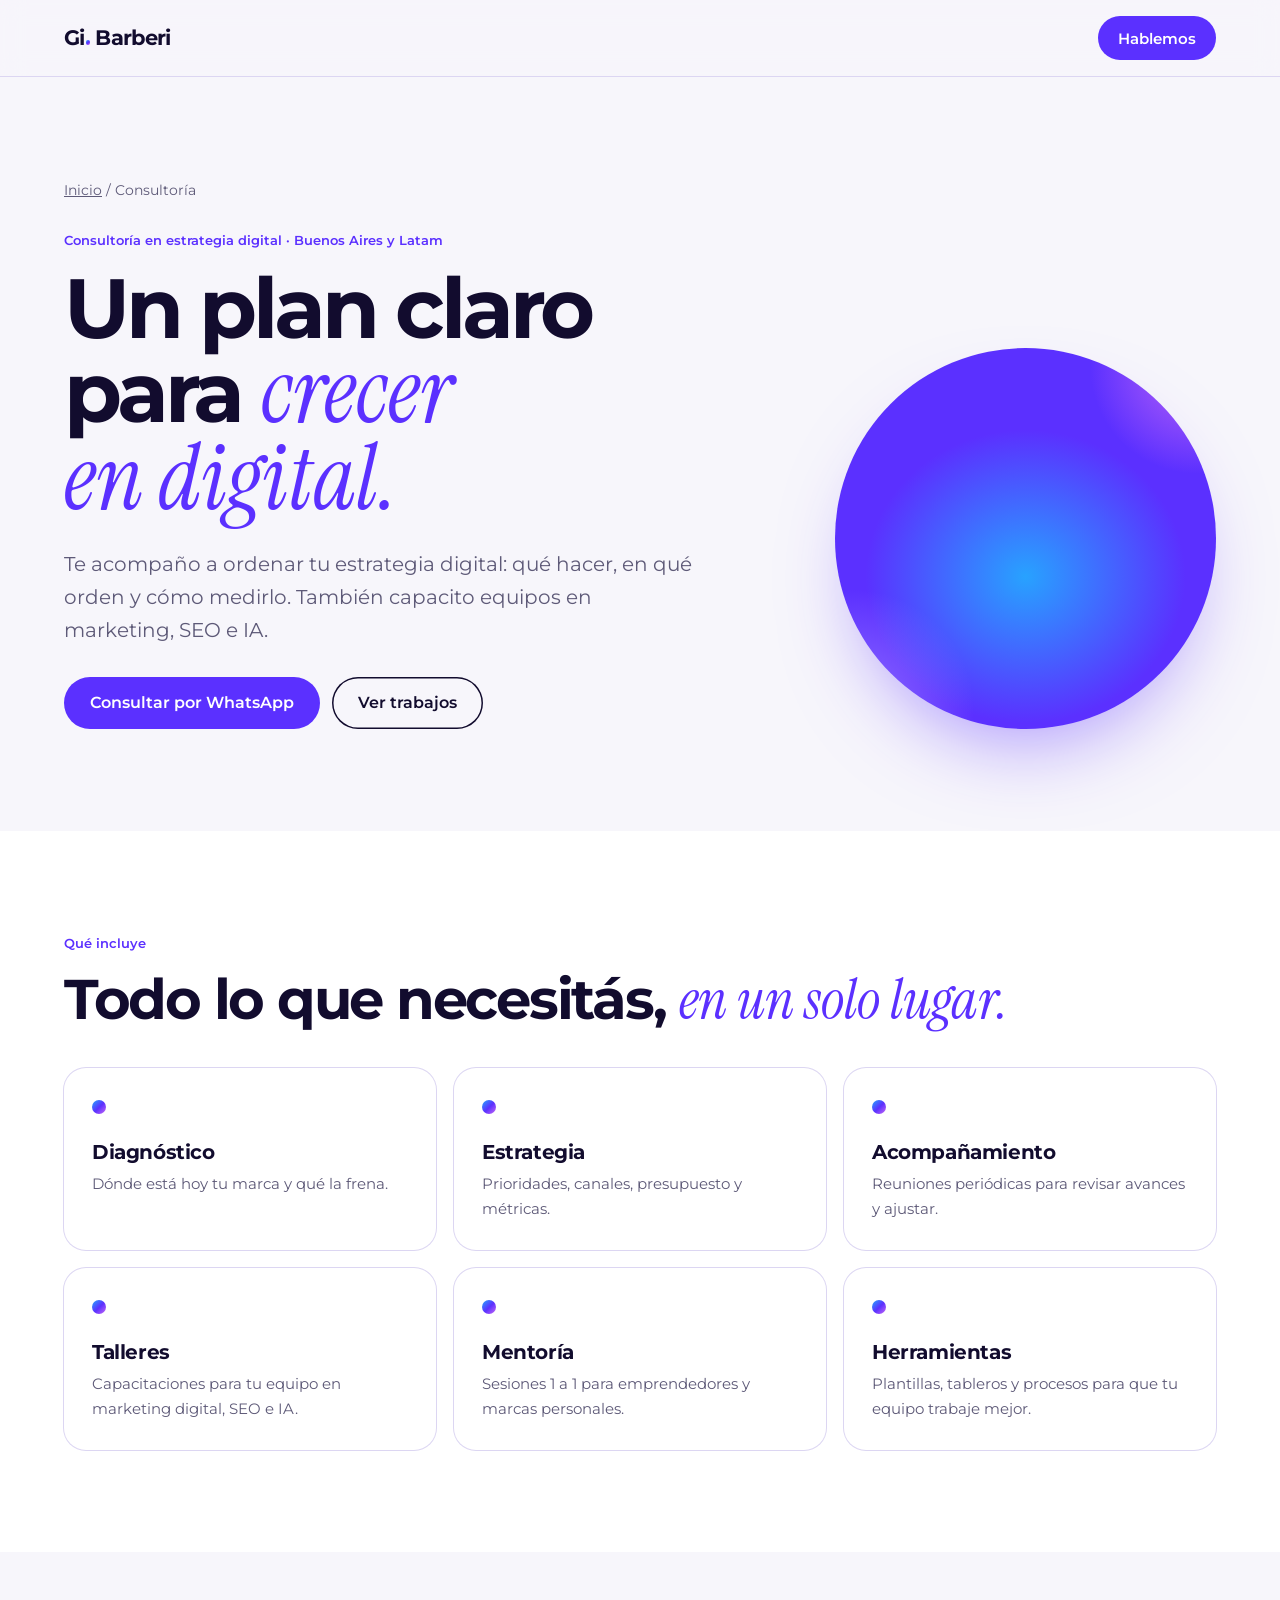
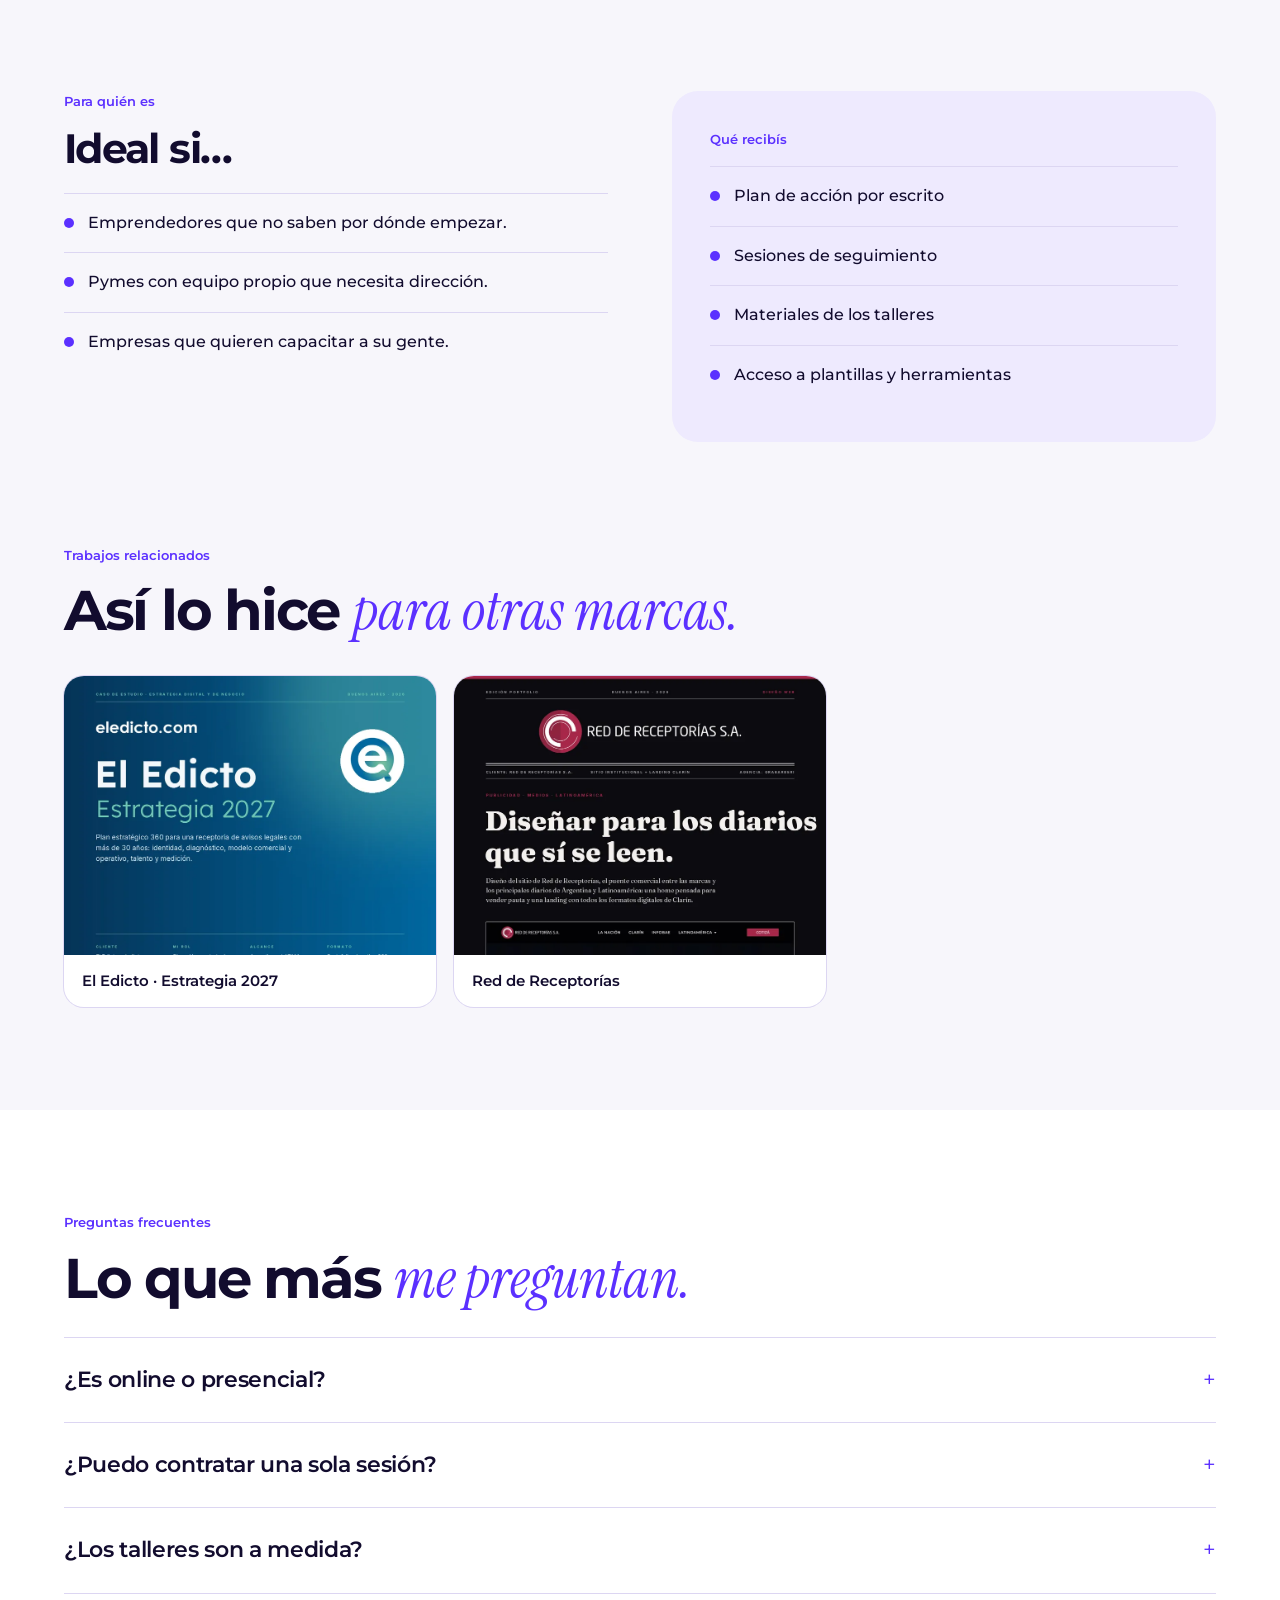
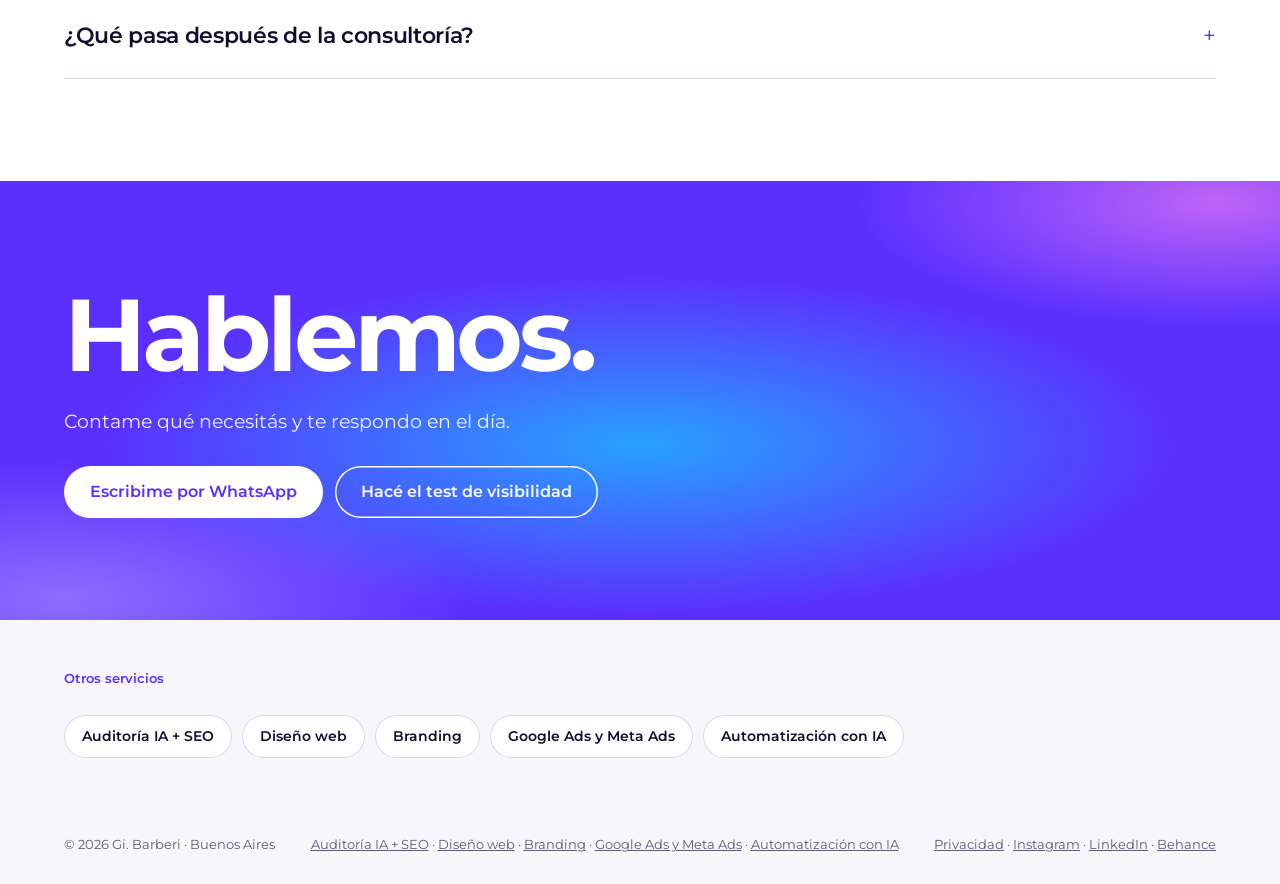
<file: consultoria/index.html>
<!DOCTYPE html>
<html lang="es"><head><meta charset="utf-8"><meta name="viewport" content="width=device-width,initial-scale=1">
<script async src="https://www.googletagmanager.com/gtag/js?id=G-B012K9LPDQ"></script>
<script>window.dataLayer=window.dataLayer||[];function gtag(){dataLayer.push(arguments);}gtag('js',new Date());gtag('config','G-B012K9LPDQ');</script>
<script>(function(w,d,s,l,i){w[l]=w[l]||[];w[l].push({'gtm.start':new Date().getTime(),event:'gtm.js'});var f=d.getElementsByTagName(s)[0],j=d.createElement(s),dl=l!='dataLayer'?'&l='+l:'';j.async=true;j.src='https://www.googletagmanager.com/gtm.js?id='+i+dl;f.parentNode.insertBefore(j,f);})(window,document,'script','dataLayer','GTM-TMPHH4WP');</script>
<title>Consultoría en marketing y estrategia digital · Gi. Barberi</title><meta name="description" content="Consultoría y capacitación en estrategia digital, marketing, SEO e IA para pymes, emprendedores y equipos de trabajo.">
<link rel="canonical" href="https://gibarberi.com/consultoria/"><link rel="icon" href="/favicon.svg" type="image/svg+xml"><meta name="theme-color" content="#5B30FF">
<meta property="og:type" content="website"><meta property="og:title" content="Consultoría en marketing y estrategia digital · Gi. Barberi"><meta property="og:description" content="Consultoría y capacitación en estrategia digital, marketing, SEO e IA para pymes, emprendedores y equipos de trabajo."><meta property="og:url" content="https://gibarberi.com/consultoria/"><meta property="og:image" content="https://gibarberi.com/og.png"><meta name="twitter:card" content="summary_large_image">
<link rel="preload" href="/fonts/montserrat-var.woff2" as="font" type="font/woff2" crossorigin><link rel="preload" href="/fonts/instrument-serif-italic.woff2" as="font" type="font/woff2" crossorigin><style>@font-face{font-family:"Montserrat";src:url(/fonts/montserrat-var.woff2) format("woff2");font-weight:100 900;font-display:optional}@font-face{font-family:"Instrument Serif";src:url(/fonts/instrument-serif-italic.woff2) format("woff2");font-style:italic;font-display:optional}</style><link rel="stylesheet" href="/assets/paginas.css">
<script type="application/ld+json">{"@context": "https://schema.org", "@type": "Service", "name": "Consultoría en estrategia digital", "description": "Consultoría y capacitación en estrategia digital, marketing, SEO e IA para pymes, emprendedores y equipos de trabajo.", "url": "https://gibarberi.com/consultoria/", "areaServed": ["Buenos Aires", "Argentina", "Latinoamérica"], "provider": {"@type": "ProfessionalService", "name": "Gi. Barberi", "url": "https://gibarberi.com/", "founder": {"@type": "Person", "name": "Graciela Barberi"}}}</script><script type="application/ld+json">{"@context": "https://schema.org", "@type": "BreadcrumbList", "itemListElement": [{"@type": "ListItem", "position": 1, "name": "Inicio", "item": "https://gibarberi.com/"}, {"@type": "ListItem", "position": 2, "name": "Consultoría", "item": "https://gibarberi.com/consultoria/"}]}</script><script type="application/ld+json">{"@context": "https://schema.org", "@type": "FAQPage", "mainEntity": [{"@type": "Question", "name": "¿Es online o presencial?", "acceptedAnswer": {"@type": "Answer", "text": "Online para Argentina y Latinoamérica; presencial en Buenos Aires a coordinar."}}, {"@type": "Question", "name": "¿Puedo contratar una sola sesión?", "acceptedAnswer": {"@type": "Answer", "text": "Sí, hay sesiones individuales y planes de acompañamiento."}}, {"@type": "Question", "name": "¿Los talleres son a medida?", "acceptedAnswer": {"@type": "Answer", "text": "Sí, se adaptan al nivel y a los objetivos de tu equipo."}}, {"@type": "Question", "name": "¿Qué pasa después de la consultoría?", "acceptedAnswer": {"@type": "Answer", "text": "Podés implementar con tu equipo o con mi ayuda en los servicios que necesites."}}]}</script>
</head><body>
<nav><a class="logo" href="/">Gi<span class="dot"></span> Barberi</a><a class="btn" href="https://wa.me/5491121657824">Hablemos</a></nav><main>
<section class="band"><div class="wrap">
 <div class="crumbs"><a href="/">Inicio</a> / Consultoría</div>
 <div class="hero"><div><p class="lbl">Consultoría en estrategia digital · Buenos Aires y Latam</p><h1>Un plan claro para <span class="it">crecer en digital.</span></h1>
 <p class="lede">Te acompaño a ordenar tu estrategia digital: qué hacer, en qué orden y cómo medirlo. También capacito equipos en marketing, SEO e IA.</p><div class="cta"><a class="btn" href="https://wa.me/5491121657824?text=Hola%20Grace,%20quiero%20consultar%20por%20Consultoría.">Consultar por WhatsApp</a><a class="btn ghost" href="/#trabajos">Ver trabajos</a></div></div>
 <div class="orb" aria-hidden="true"></div></div></div></section>
<section class="band" style="background:#fff"><div class="wrap"><p class="lbl">Qué incluye</p><h2>Todo lo que necesitás, <span class="it">en un solo lugar.</span></h2><div class="grid"><div class="card"><span class="dot"></span><h3>Diagnóstico</h3><p>Dónde está hoy tu marca y qué la frena.</p></div><div class="card"><span class="dot"></span><h3>Estrategia</h3><p>Prioridades, canales, presupuesto y métricas.</p></div><div class="card"><span class="dot"></span><h3>Acompañamiento</h3><p>Reuniones periódicas para revisar avances y ajustar.</p></div><div class="card"><span class="dot"></span><h3>Talleres</h3><p>Capacitaciones para tu equipo en marketing digital, SEO e IA.</p></div><div class="card"><span class="dot"></span><h3>Mentoría</h3><p>Sesiones 1 a 1 para emprendedores y marcas personales.</p></div><div class="card"><span class="dot"></span><h3>Herramientas</h3><p>Plantillas, tableros y procesos para que tu equipo trabaje mejor.</p></div></div></div></section>
<section class="band"><div class="wrap"><div class="two">
 <div><p class="lbl">Para quién es</p><h2 style="font-size:clamp(28px,3.2vw,44px)">Ideal si…</h2><ul class="list" style="margin-top:24px"><li>Emprendedores que no saben por dónde empezar.</li><li>Pymes con equipo propio que necesita dirección.</li><li>Empresas que quieren capacitar a su gente.</li></ul></div>
 <div class="panel"><p class="lbl">Qué recibís</p><ul class="list"><li>Plan de acción por escrito</li><li>Sesiones de seguimiento</li><li>Materiales de los talleres</li><li>Acceso a plantillas y herramientas</li></ul></div></div></div></section>
<section class="band" style="padding-top:0"><div class="wrap"><p class="lbl">Trabajos relacionados</p><h2>Así lo hice <span class="it">para otras marcas.</span></h2>
<div class="works"><a href="/#trabajos"><img src="/trabajos/eledicto-estrategia.webp" alt="El Edicto · Estrategia 2027" width="900" height="675" loading="lazy"><span>El Edicto · Estrategia 2027</span></a><a href="/#trabajos"><img src="/trabajos/redreceptorias.webp" alt="Red de Receptorías" width="900" height="675" loading="lazy"><span>Red de Receptorías</span></a></div></div></section>
<section class="band" style="background:#fff"><div class="wrap"><p class="lbl">Preguntas frecuentes</p><h2>Lo que más <span class="it">me preguntan.</span></h2><div style="margin-top:30px"><details><summary>¿Es online o presencial?</summary><p>Online para Argentina y Latinoamérica; presencial en Buenos Aires a coordinar.</p></details><details><summary>¿Puedo contratar una sola sesión?</summary><p>Sí, hay sesiones individuales y planes de acompañamiento.</p></details><details><summary>¿Los talleres son a medida?</summary><p>Sí, se adaptan al nivel y a los objetivos de tu equipo.</p></details><details><summary>¿Qué pasa después de la consultoría?</summary><p>Podés implementar con tu equipo o con mi ayuda en los servicios que necesites.</p></details></div></div></section>
<section class="band end"><div class="wrap"><h2 style="font-size:clamp(44px,8vw,110px)">Hablemos<span class="dot" style="background:#fff"></span></h2>
<p style="font-size:19px;max-width:560px;opacity:.92;margin:20px 0 28px">Contame qué necesitás y te respondo en el día.</p>
<div class="cta"><a class="btn" href="https://wa.me/5491121657824?text=Hola%20Grace,%20quiero%20consultar%20por%20Consultoría.">Escribime por WhatsApp</a><a class="btn ghost" href="/#test">Hacé el test de visibilidad</a></div></div></section>
<section class="band" style="padding-top:48px;padding-bottom:48px"><div class="wrap"><p class="lbl">Otros servicios</p><div class="more"><a href="/auditoria-seo-ia/">Auditoría IA + SEO</a><a href="/diseno-web/">Diseño web</a><a href="/branding/">Branding</a><a href="/google-ads-meta-ads/">Google Ads y Meta Ads</a><a href="/automatizacion-ia/">Automatización con IA</a></div></div></section>
</main><footer><span>© 2026 Gi. Barberi · Buenos Aires</span><span><a href="/auditoria-seo-ia/">Auditoría IA + SEO</a> · <a href="/diseno-web/">Diseño web</a> · <a href="/branding/">Branding</a> · <a href="/google-ads-meta-ads/">Google Ads y Meta Ads</a> · <a href="/automatizacion-ia/">Automatización con IA</a></span><span><a href="/privacidad/">Privacidad</a> · <a href="https://www.instagram.com/gi.barberi.agency/">Instagram</a> · <a href="https://linkedin.com/in/gbarberi">LinkedIn</a> · <a href="https://behance.net/gbarberi">Behance</a></span></footer>
<script>{const t=(n,p={})=>{try{dataLayer.push({event:n,...p});gtag('event',n,p)}catch(e){}};document.addEventListener('click',e=>{const a=e.target.closest('a');if(!a)return;const h=a.getAttribute('href')||'';if(h.includes('wa.me'))t('click_whatsapp',{ubicacion:location.pathname});else if(h.startsWith('mailto:'))t('click_email');else if(/instagram|linkedin|behance/.test(h))t('click_red_social',{red:h.match(/instagram|linkedin|behance/)[0]})});}</script></body></html>
</file>
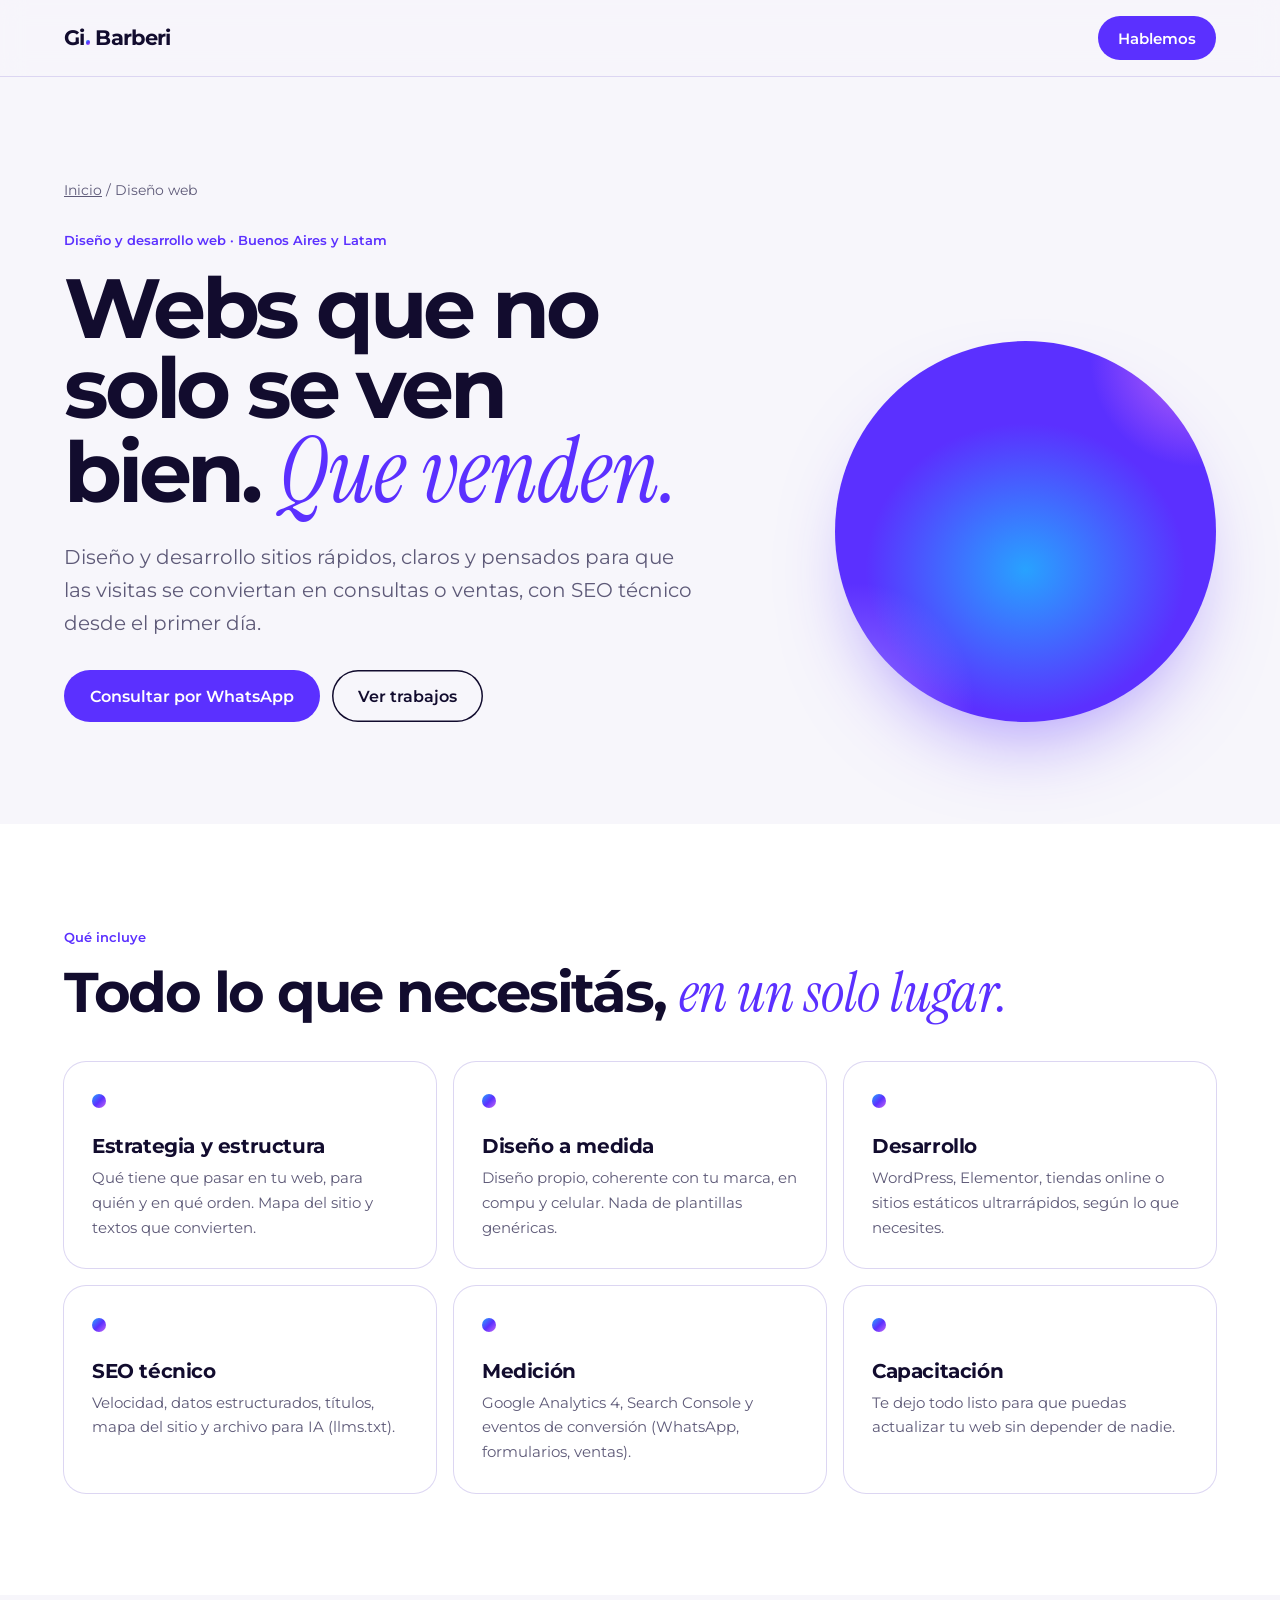
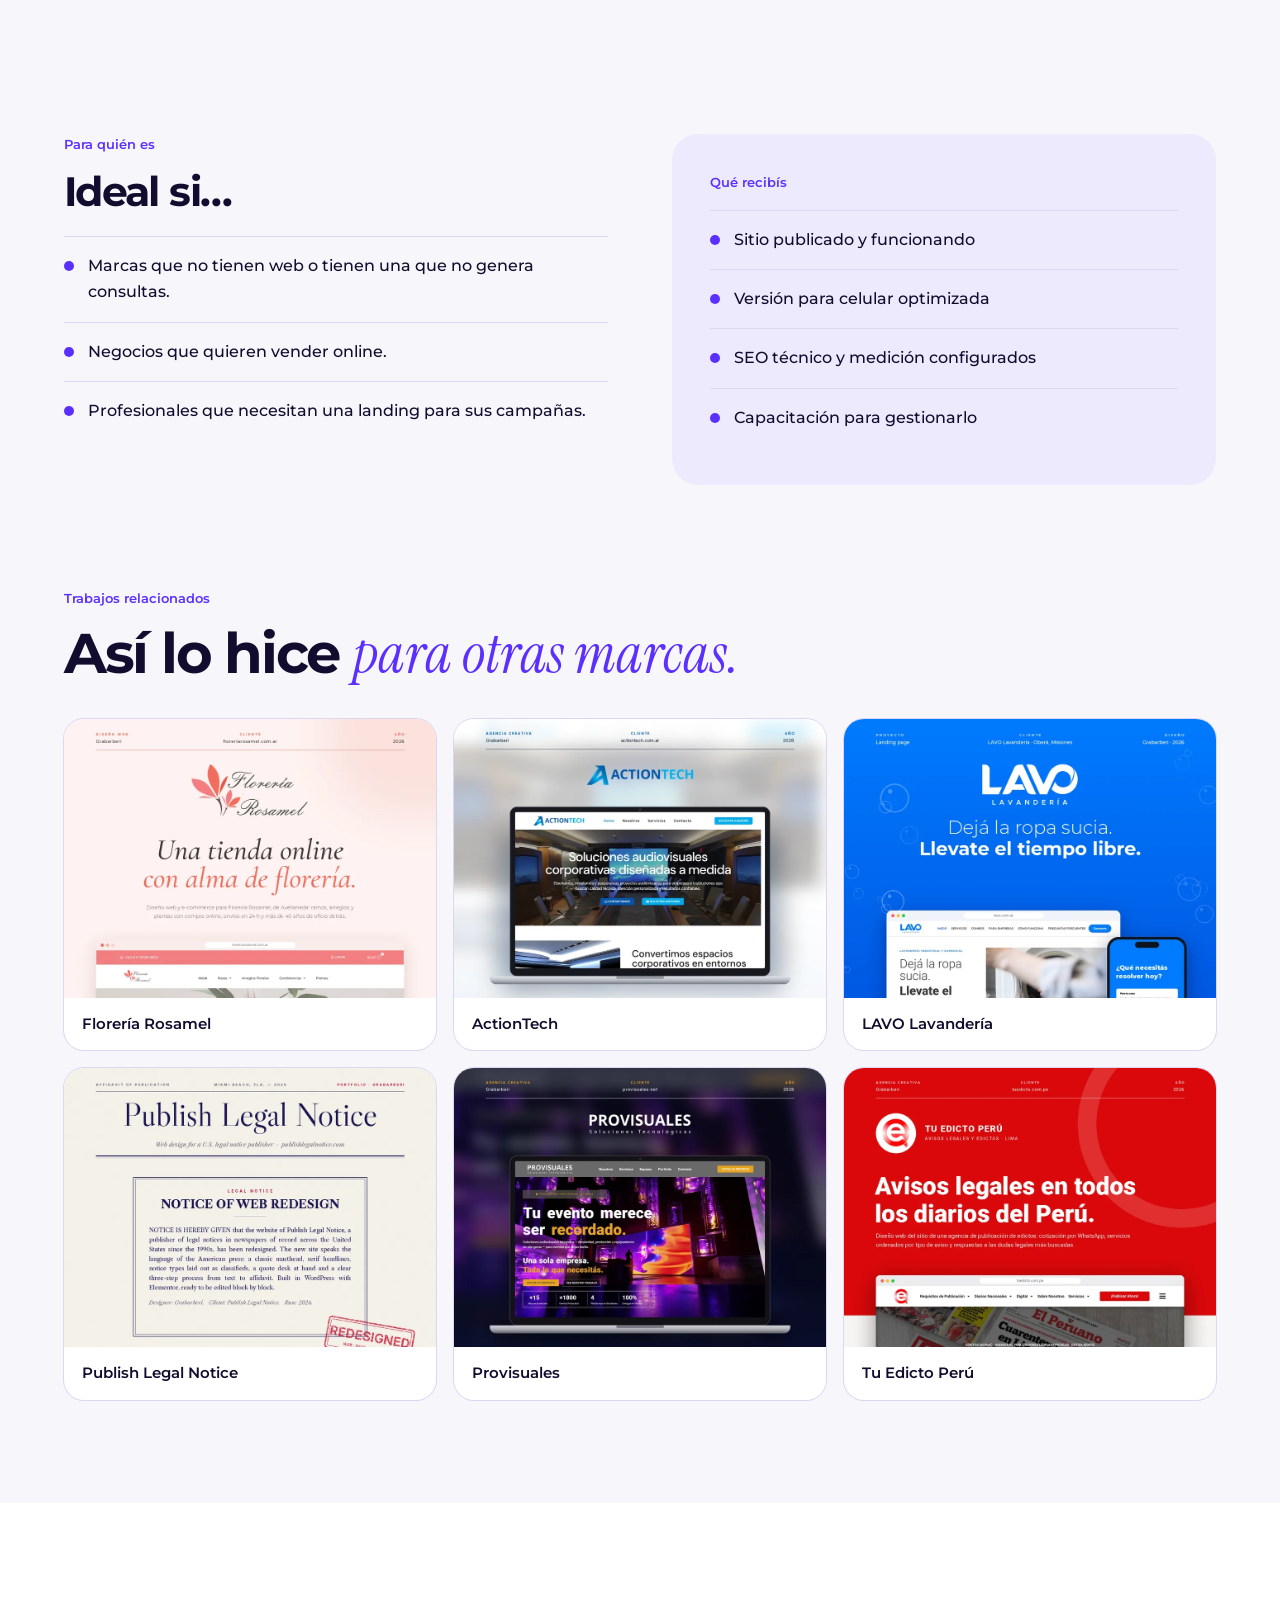
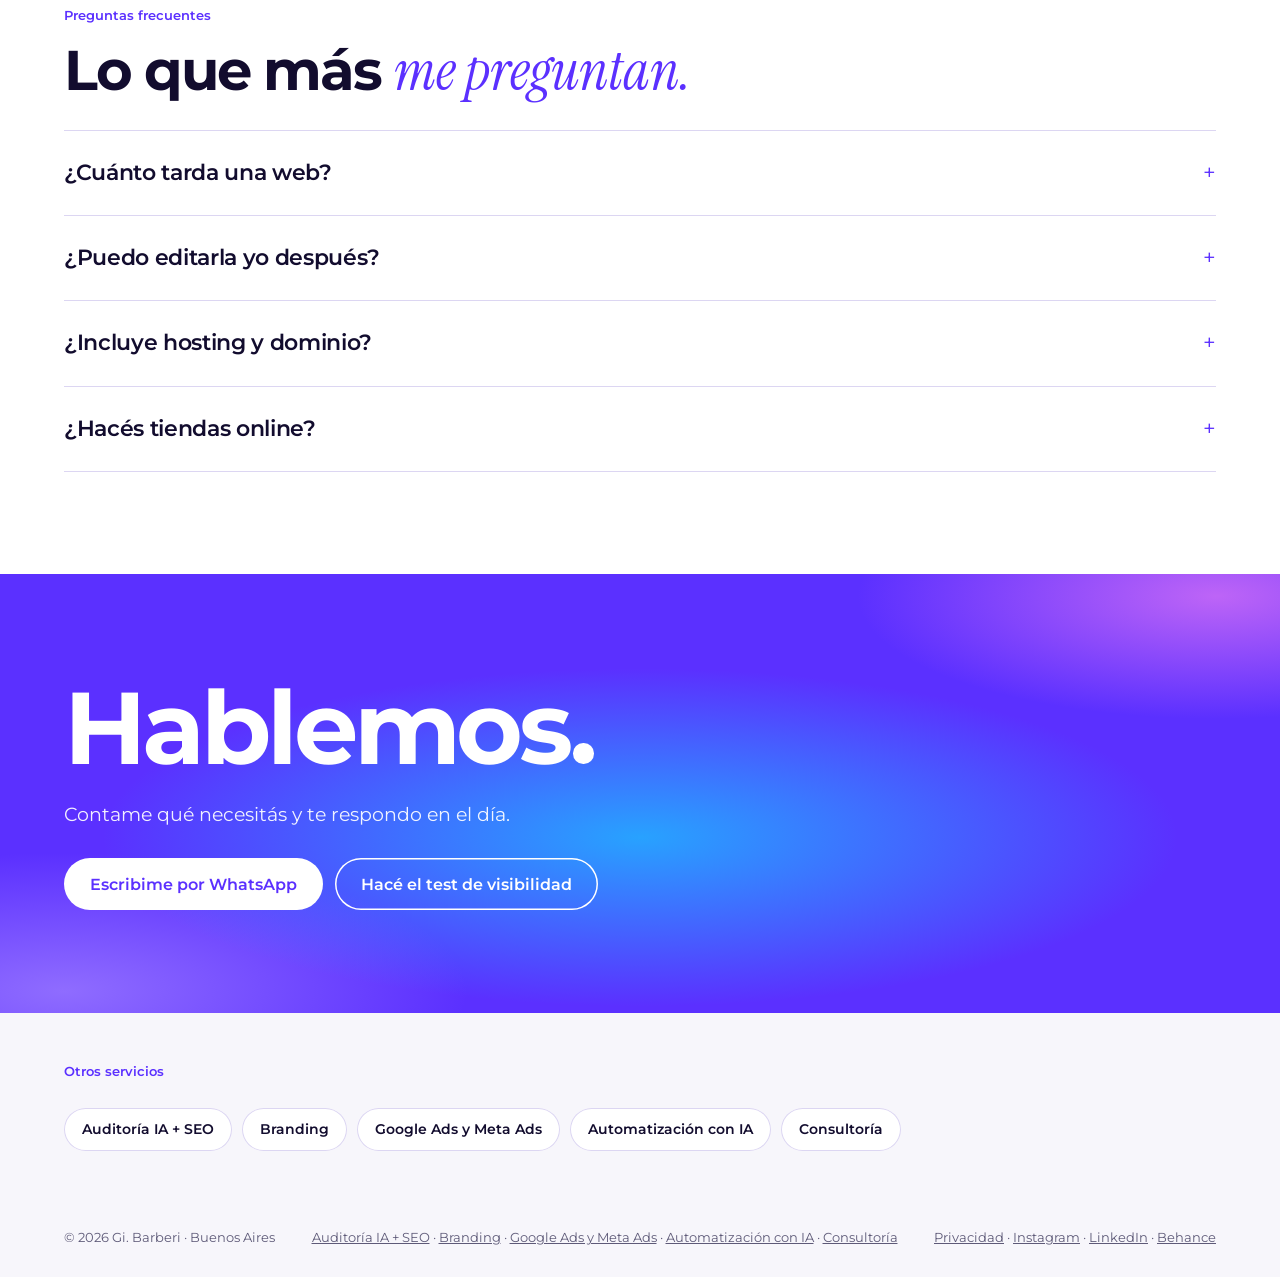
<file: diseno-web/index.html>
<!DOCTYPE html>
<html lang="es"><head><meta charset="utf-8"><meta name="viewport" content="width=device-width,initial-scale=1">
<script async src="https://www.googletagmanager.com/gtag/js?id=G-B012K9LPDQ"></script>
<script>window.dataLayer=window.dataLayer||[];function gtag(){dataLayer.push(arguments);}gtag('js',new Date());gtag('config','G-B012K9LPDQ');</script>
<script>(function(w,d,s,l,i){w[l]=w[l]||[];w[l].push({'gtm.start':new Date().getTime(),event:'gtm.js'});var f=d.getElementsByTagName(s)[0],j=d.createElement(s),dl=l!='dataLayer'?'&l='+l:'';j.async=true;j.src='https://www.googletagmanager.com/gtm.js?id='+i+dl;f.parentNode.insertBefore(j,f);})(window,document,'script','dataLayer','GTM-TMPHH4WP');</script>
<title>Diseño web en Buenos Aires: sitios rápidos que generan consultas · Gi. Barberi</title><meta name="description" content="Diseño y desarrollo de sitios web, tiendas online y landing pages rápidas, claras y con SEO técnico desde el primer día. Buenos Aires y Latam.">
<link rel="canonical" href="https://gibarberi.com/diseno-web/"><link rel="icon" href="/favicon.svg" type="image/svg+xml"><meta name="theme-color" content="#5B30FF">
<meta property="og:type" content="website"><meta property="og:title" content="Diseño web en Buenos Aires: sitios rápidos que generan consultas · Gi. Barberi"><meta property="og:description" content="Diseño y desarrollo de sitios web, tiendas online y landing pages rápidas, claras y con SEO técnico desde el primer día. Buenos Aires y Latam."><meta property="og:url" content="https://gibarberi.com/diseno-web/"><meta property="og:image" content="https://gibarberi.com/og.png"><meta name="twitter:card" content="summary_large_image">
<link rel="preload" href="/fonts/montserrat-var.woff2" as="font" type="font/woff2" crossorigin><link rel="preload" href="/fonts/instrument-serif-italic.woff2" as="font" type="font/woff2" crossorigin><style>@font-face{font-family:"Montserrat";src:url(/fonts/montserrat-var.woff2) format("woff2");font-weight:100 900;font-display:optional}@font-face{font-family:"Instrument Serif";src:url(/fonts/instrument-serif-italic.woff2) format("woff2");font-style:italic;font-display:optional}</style><link rel="stylesheet" href="/assets/paginas.css">
<script type="application/ld+json">{"@context": "https://schema.org", "@type": "Service", "name": "Diseño y desarrollo web", "description": "Diseño y desarrollo de sitios web, tiendas online y landing pages rápidas, claras y con SEO técnico desde el primer día. Buenos Aires y Latam.", "url": "https://gibarberi.com/diseno-web/", "areaServed": ["Buenos Aires", "Argentina", "Latinoamérica"], "provider": {"@type": "ProfessionalService", "name": "Gi. Barberi", "url": "https://gibarberi.com/", "founder": {"@type": "Person", "name": "Graciela Barberi"}}}</script><script type="application/ld+json">{"@context": "https://schema.org", "@type": "BreadcrumbList", "itemListElement": [{"@type": "ListItem", "position": 1, "name": "Inicio", "item": "https://gibarberi.com/"}, {"@type": "ListItem", "position": 2, "name": "Diseño web", "item": "https://gibarberi.com/diseno-web/"}]}</script><script type="application/ld+json">{"@context": "https://schema.org", "@type": "FAQPage", "mainEntity": [{"@type": "Question", "name": "¿Cuánto tarda una web?", "acceptedAnswer": {"@type": "Answer", "text": "Una landing page lleva entre 2 y 3 semanas. Un sitio institucional, entre 4 y 6 semanas, según el contenido."}}, {"@type": "Question", "name": "¿Puedo editarla yo después?", "acceptedAnswer": {"@type": "Answer", "text": "Sí. Elegimos la plataforma pensando en cómo la vas a usar y te capacito para que la actualices."}}, {"@type": "Question", "name": "¿Incluye hosting y dominio?", "acceptedAnswer": {"@type": "Answer", "text": "Te asesoro para elegir la mejor opción. En muchos casos se puede publicar sin pagar servidor."}}, {"@type": "Question", "name": "¿Hacés tiendas online?", "acceptedAnswer": {"@type": "Answer", "text": "Sí, con WordPress, WooCommerce, Tienda Nube o Shopify, conectadas a Mercado Pago."}}]}</script>
</head><body>
<nav><a class="logo" href="/">Gi<span class="dot"></span> Barberi</a><a class="btn" href="https://wa.me/5491121657824">Hablemos</a></nav><main>
<section class="band"><div class="wrap">
 <div class="crumbs"><a href="/">Inicio</a> / Diseño web</div>
 <div class="hero"><div><p class="lbl">Diseño y desarrollo web · Buenos Aires y Latam</p><h1>Webs que no solo se ven bien. <span class="it">Que venden.</span></h1>
 <p class="lede">Diseño y desarrollo sitios rápidos, claros y pensados para que las visitas se conviertan en consultas o ventas, con SEO técnico desde el primer día.</p><div class="cta"><a class="btn" href="https://wa.me/5491121657824?text=Hola%20Grace,%20quiero%20consultar%20por%20Diseño%20web.">Consultar por WhatsApp</a><a class="btn ghost" href="/#trabajos">Ver trabajos</a></div></div>
 <div class="orb" aria-hidden="true"></div></div></div></section>
<section class="band" style="background:#fff"><div class="wrap"><p class="lbl">Qué incluye</p><h2>Todo lo que necesitás, <span class="it">en un solo lugar.</span></h2><div class="grid"><div class="card"><span class="dot"></span><h3>Estrategia y estructura</h3><p>Qué tiene que pasar en tu web, para quién y en qué orden. Mapa del sitio y textos que convierten.</p></div><div class="card"><span class="dot"></span><h3>Diseño a medida</h3><p>Diseño propio, coherente con tu marca, en compu y celular. Nada de plantillas genéricas.</p></div><div class="card"><span class="dot"></span><h3>Desarrollo</h3><p>WordPress, Elementor, tiendas online o sitios estáticos ultrarrápidos, según lo que necesites.</p></div><div class="card"><span class="dot"></span><h3>SEO técnico</h3><p>Velocidad, datos estructurados, títulos, mapa del sitio y archivo para IA (llms.txt).</p></div><div class="card"><span class="dot"></span><h3>Medición</h3><p>Google Analytics 4, Search Console y eventos de conversión (WhatsApp, formularios, ventas).</p></div><div class="card"><span class="dot"></span><h3>Capacitación</h3><p>Te dejo todo listo para que puedas actualizar tu web sin depender de nadie.</p></div></div></div></section>
<section class="band"><div class="wrap"><div class="two">
 <div><p class="lbl">Para quién es</p><h2 style="font-size:clamp(28px,3.2vw,44px)">Ideal si…</h2><ul class="list" style="margin-top:24px"><li>Marcas que no tienen web o tienen una que no genera consultas.</li><li>Negocios que quieren vender online.</li><li>Profesionales que necesitan una landing para sus campañas.</li></ul></div>
 <div class="panel"><p class="lbl">Qué recibís</p><ul class="list"><li>Sitio publicado y funcionando</li><li>Versión para celular optimizada</li><li>SEO técnico y medición configurados</li><li>Capacitación para gestionarlo</li></ul></div></div></div></section>
<section class="band" style="padding-top:0"><div class="wrap"><p class="lbl">Trabajos relacionados</p><h2>Así lo hice <span class="it">para otras marcas.</span></h2>
<div class="works"><a href="/#trabajos"><img src="/trabajos/rosamel.webp" alt="Florería Rosamel" width="900" height="675" loading="lazy"><span>Florería Rosamel</span></a><a href="/#trabajos"><img src="/trabajos/actiontech.webp" alt="ActionTech" width="900" height="675" loading="lazy"><span>ActionTech</span></a><a href="/#trabajos"><img src="/trabajos/lavo.webp" alt="LAVO Lavandería" width="900" height="675" loading="lazy"><span>LAVO Lavandería</span></a><a href="/#trabajos"><img src="/trabajos/publishlegalnotice.webp" alt="Publish Legal Notice" width="900" height="675" loading="lazy"><span>Publish Legal Notice</span></a><a href="/#trabajos"><img src="/trabajos/provisuales.webp" alt="Provisuales" width="900" height="675" loading="lazy"><span>Provisuales</span></a><a href="/#trabajos"><img src="/trabajos/tuedicto-pe.webp" alt="Tu Edicto Perú" width="900" height="675" loading="lazy"><span>Tu Edicto Perú</span></a></div></div></section>
<section class="band" style="background:#fff"><div class="wrap"><p class="lbl">Preguntas frecuentes</p><h2>Lo que más <span class="it">me preguntan.</span></h2><div style="margin-top:30px"><details><summary>¿Cuánto tarda una web?</summary><p>Una landing page lleva entre 2 y 3 semanas. Un sitio institucional, entre 4 y 6 semanas, según el contenido.</p></details><details><summary>¿Puedo editarla yo después?</summary><p>Sí. Elegimos la plataforma pensando en cómo la vas a usar y te capacito para que la actualices.</p></details><details><summary>¿Incluye hosting y dominio?</summary><p>Te asesoro para elegir la mejor opción. En muchos casos se puede publicar sin pagar servidor.</p></details><details><summary>¿Hacés tiendas online?</summary><p>Sí, con WordPress, WooCommerce, Tienda Nube o Shopify, conectadas a Mercado Pago.</p></details></div></div></section>
<section class="band end"><div class="wrap"><h2 style="font-size:clamp(44px,8vw,110px)">Hablemos<span class="dot" style="background:#fff"></span></h2>
<p style="font-size:19px;max-width:560px;opacity:.92;margin:20px 0 28px">Contame qué necesitás y te respondo en el día.</p>
<div class="cta"><a class="btn" href="https://wa.me/5491121657824?text=Hola%20Grace,%20quiero%20consultar%20por%20Diseño%20web.">Escribime por WhatsApp</a><a class="btn ghost" href="/#test">Hacé el test de visibilidad</a></div></div></section>
<section class="band" style="padding-top:48px;padding-bottom:48px"><div class="wrap"><p class="lbl">Otros servicios</p><div class="more"><a href="/auditoria-seo-ia/">Auditoría IA + SEO</a><a href="/branding/">Branding</a><a href="/google-ads-meta-ads/">Google Ads y Meta Ads</a><a href="/automatizacion-ia/">Automatización con IA</a><a href="/consultoria/">Consultoría</a></div></div></section>
</main><footer><span>© 2026 Gi. Barberi · Buenos Aires</span><span><a href="/auditoria-seo-ia/">Auditoría IA + SEO</a> · <a href="/branding/">Branding</a> · <a href="/google-ads-meta-ads/">Google Ads y Meta Ads</a> · <a href="/automatizacion-ia/">Automatización con IA</a> · <a href="/consultoria/">Consultoría</a></span><span><a href="/privacidad/">Privacidad</a> · <a href="https://www.instagram.com/gi.barberi.agency/">Instagram</a> · <a href="https://linkedin.com/in/gbarberi">LinkedIn</a> · <a href="https://behance.net/gbarberi">Behance</a></span></footer>
<script>{const t=(n,p={})=>{try{dataLayer.push({event:n,...p});gtag('event',n,p)}catch(e){}};document.addEventListener('click',e=>{const a=e.target.closest('a');if(!a)return;const h=a.getAttribute('href')||'';if(h.includes('wa.me'))t('click_whatsapp',{ubicacion:location.pathname});else if(h.startsWith('mailto:'))t('click_email');else if(/instagram|linkedin|behance/.test(h))t('click_red_social',{red:h.match(/instagram|linkedin|behance/)[0]})});}</script></body></html>
</file>
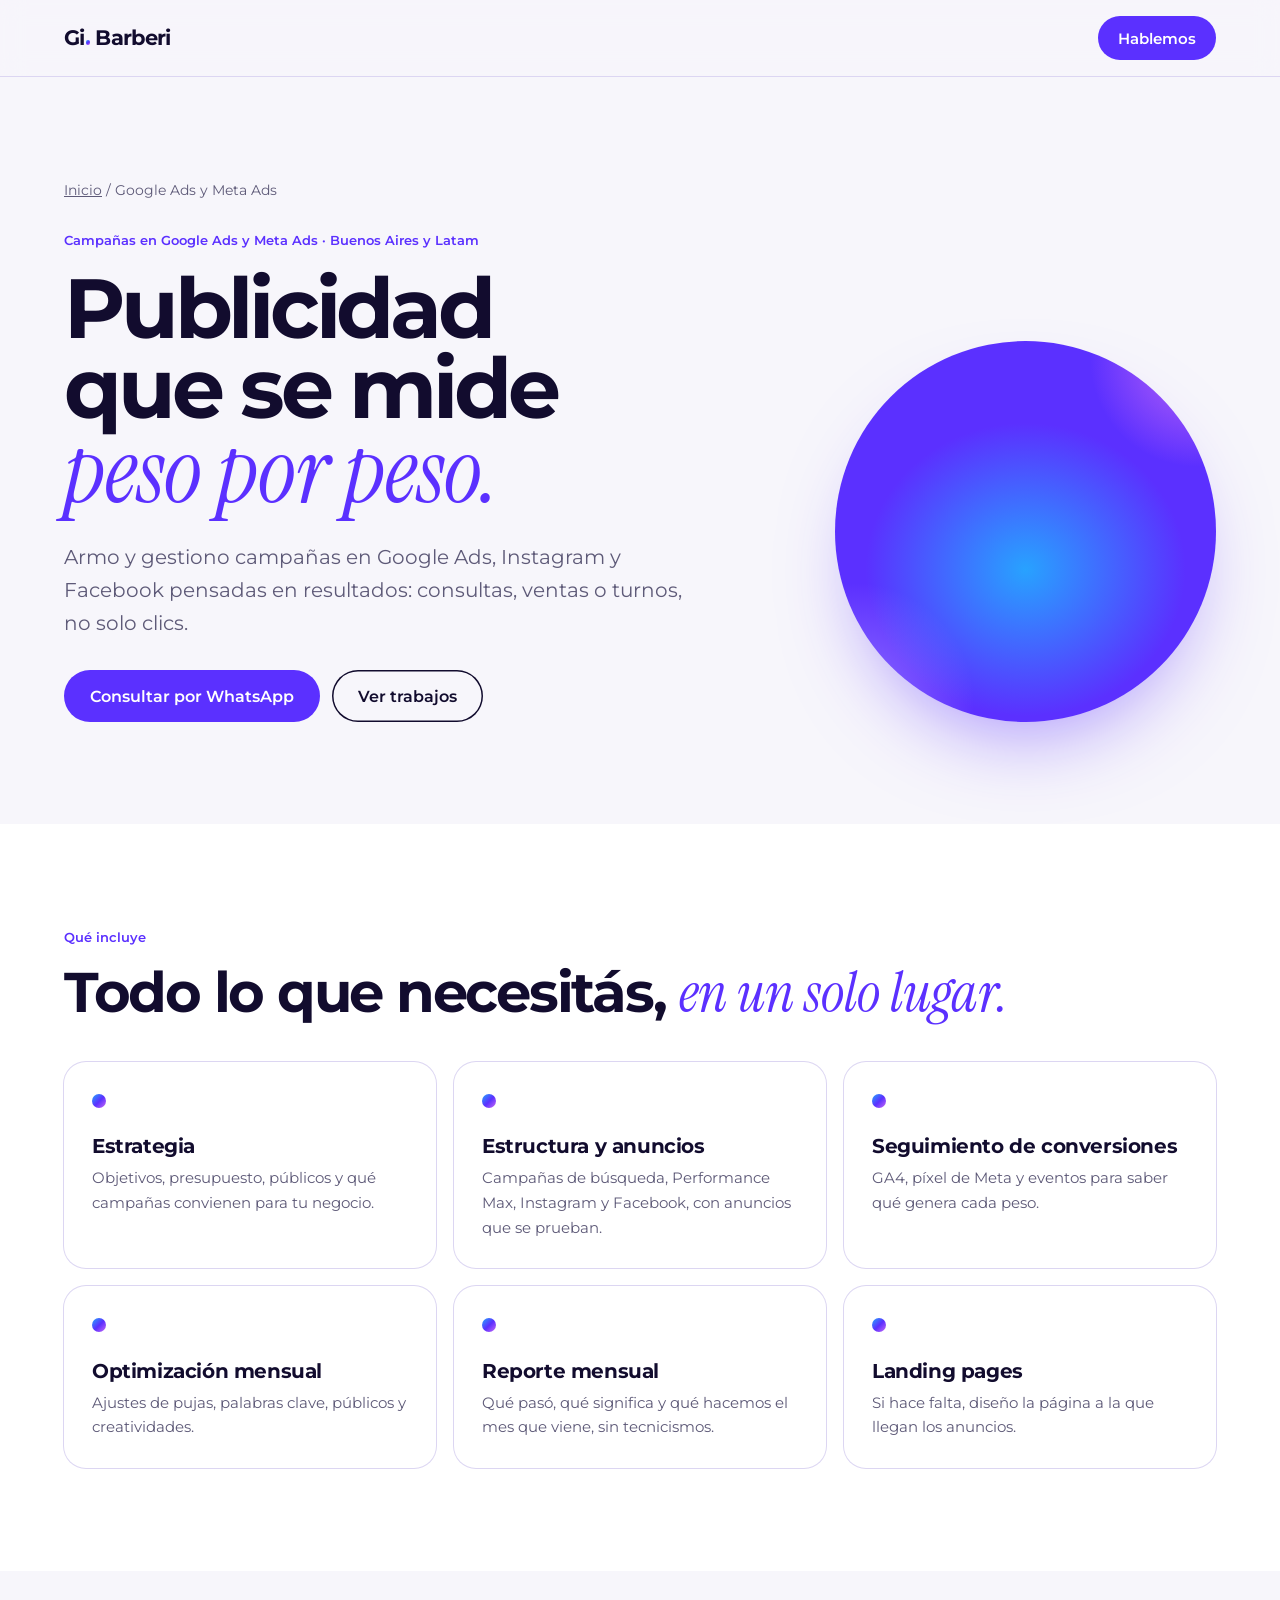
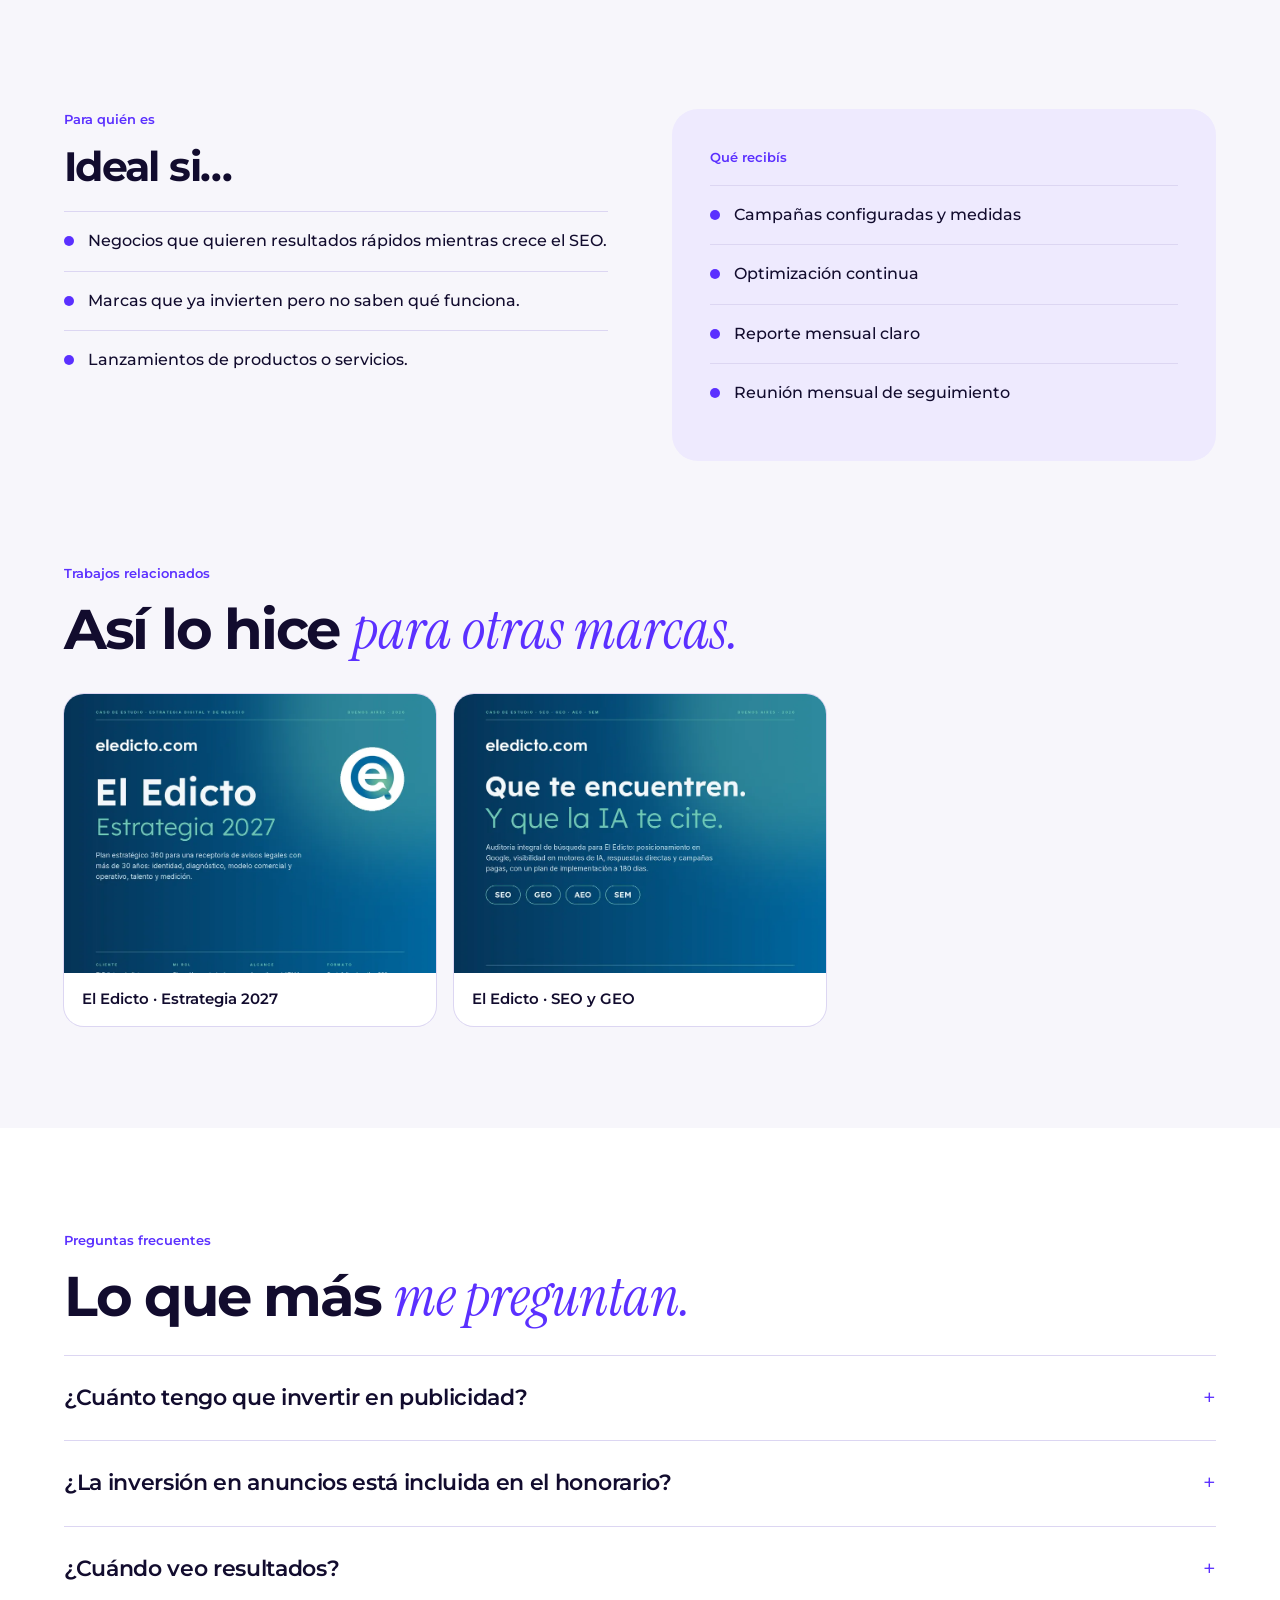
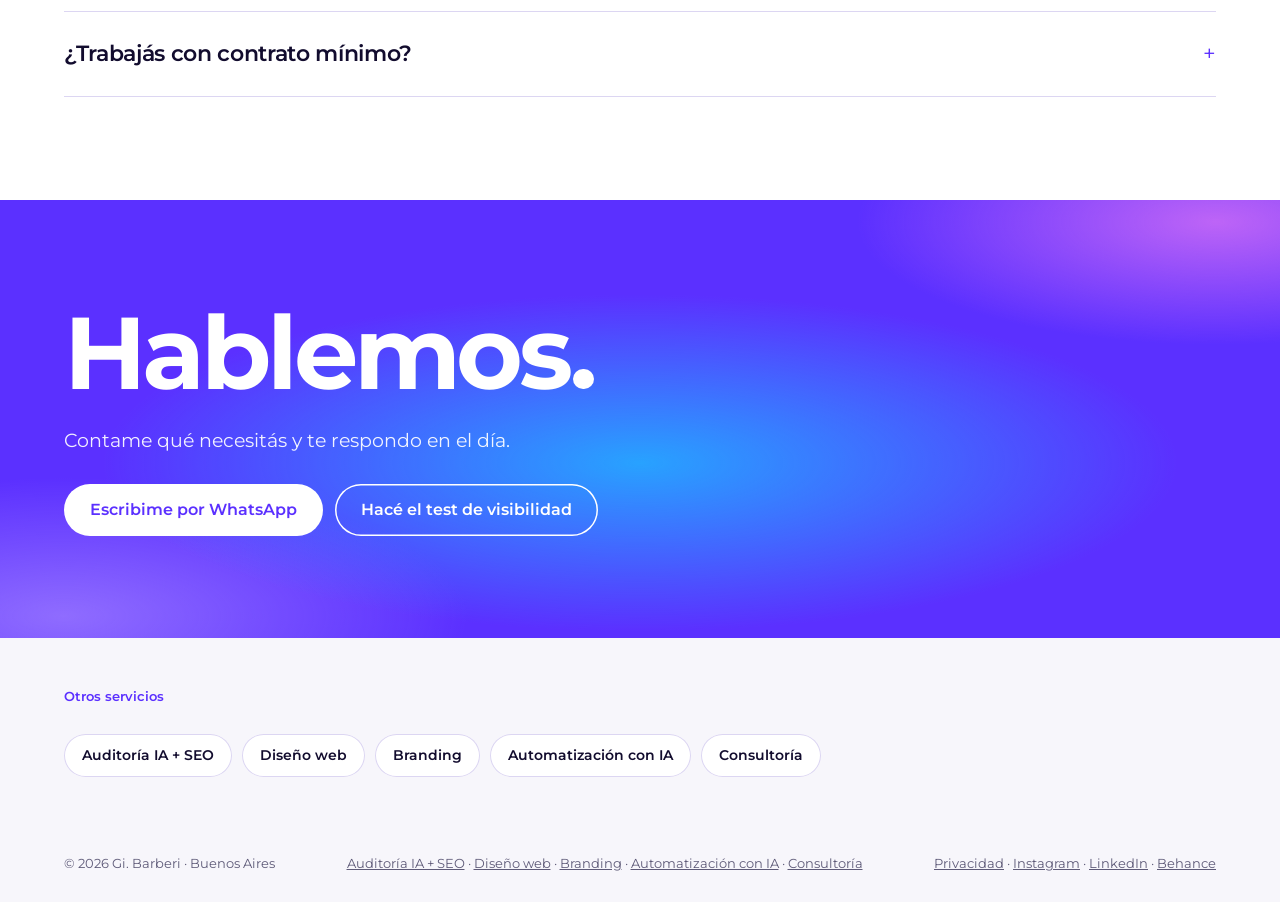
<file: google-ads-meta-ads/index.html>
<!DOCTYPE html>
<html lang="es"><head><meta charset="utf-8"><meta name="viewport" content="width=device-width,initial-scale=1">
<script async src="https://www.googletagmanager.com/gtag/js?id=G-B012K9LPDQ"></script>
<script>window.dataLayer=window.dataLayer||[];function gtag(){dataLayer.push(arguments);}gtag('js',new Date());gtag('config','G-B012K9LPDQ');</script>
<script>(function(w,d,s,l,i){w[l]=w[l]||[];w[l].push({'gtm.start':new Date().getTime(),event:'gtm.js'});var f=d.getElementsByTagName(s)[0],j=d.createElement(s),dl=l!='dataLayer'?'&l='+l:'';j.async=true;j.src='https://www.googletagmanager.com/gtm.js?id='+i+dl;f.parentNode.insertBefore(j,f);})(window,document,'script','dataLayer','GTM-TMPHH4WP');</script>
<title>Google Ads y Meta Ads en Buenos Aires: campañas que se miden · Gi. Barberi</title><meta name="description" content="Gestión de campañas en Google Ads, Instagram y Facebook para pymes. Estructura, anuncios, públicos y optimización mensual con reportes claros.">
<link rel="canonical" href="https://gibarberi.com/google-ads-meta-ads/"><link rel="icon" href="/favicon.svg" type="image/svg+xml"><meta name="theme-color" content="#5B30FF">
<meta property="og:type" content="website"><meta property="og:title" content="Google Ads y Meta Ads en Buenos Aires: campañas que se miden · Gi. Barberi"><meta property="og:description" content="Gestión de campañas en Google Ads, Instagram y Facebook para pymes. Estructura, anuncios, públicos y optimización mensual con reportes claros."><meta property="og:url" content="https://gibarberi.com/google-ads-meta-ads/"><meta property="og:image" content="https://gibarberi.com/og.png"><meta name="twitter:card" content="summary_large_image">
<link rel="preload" href="/fonts/montserrat-var.woff2" as="font" type="font/woff2" crossorigin><link rel="preload" href="/fonts/instrument-serif-italic.woff2" as="font" type="font/woff2" crossorigin><style>@font-face{font-family:"Montserrat";src:url(/fonts/montserrat-var.woff2) format("woff2");font-weight:100 900;font-display:optional}@font-face{font-family:"Instrument Serif";src:url(/fonts/instrument-serif-italic.woff2) format("woff2");font-style:italic;font-display:optional}</style><link rel="stylesheet" href="/assets/paginas.css">
<script type="application/ld+json">{"@context": "https://schema.org", "@type": "Service", "name": "Campañas en Google Ads y Meta Ads", "description": "Gestión de campañas en Google Ads, Instagram y Facebook para pymes. Estructura, anuncios, públicos y optimización mensual con reportes claros.", "url": "https://gibarberi.com/google-ads-meta-ads/", "areaServed": ["Buenos Aires", "Argentina", "Latinoamérica"], "provider": {"@type": "ProfessionalService", "name": "Gi. Barberi", "url": "https://gibarberi.com/", "founder": {"@type": "Person", "name": "Graciela Barberi"}}}</script><script type="application/ld+json">{"@context": "https://schema.org", "@type": "BreadcrumbList", "itemListElement": [{"@type": "ListItem", "position": 1, "name": "Inicio", "item": "https://gibarberi.com/"}, {"@type": "ListItem", "position": 2, "name": "Google Ads y Meta Ads", "item": "https://gibarberi.com/google-ads-meta-ads/"}]}</script><script type="application/ld+json">{"@context": "https://schema.org", "@type": "FAQPage", "mainEntity": [{"@type": "Question", "name": "¿Cuánto tengo que invertir en publicidad?", "acceptedAnswer": {"@type": "Answer", "text": "Depende del rubro y la competencia. En la primera charla te recomiendo un presupuesto mínimo para que la campaña tenga datos suficientes."}}, {"@type": "Question", "name": "¿La inversión en anuncios está incluida en el honorario?", "acceptedAnswer": {"@type": "Answer", "text": "No. La inversión se paga directo a Google o Meta desde tu cuenta, y el honorario es por la gestión."}}, {"@type": "Question", "name": "¿Cuándo veo resultados?", "acceptedAnswer": {"@type": "Answer", "text": "Las campañas empiezan a traer datos desde la primera semana; se optimizan durante el primer mes."}}, {"@type": "Question", "name": "¿Trabajás con contrato mínimo?", "acceptedAnswer": {"@type": "Answer", "text": "Recomiendo un mínimo de 3 meses para optimizar con datos reales."}}]}</script>
</head><body>
<nav><a class="logo" href="/">Gi<span class="dot"></span> Barberi</a><a class="btn" href="https://wa.me/5491121657824">Hablemos</a></nav><main>
<section class="band"><div class="wrap">
 <div class="crumbs"><a href="/">Inicio</a> / Google Ads y Meta Ads</div>
 <div class="hero"><div><p class="lbl">Campañas en Google Ads y Meta Ads · Buenos Aires y Latam</p><h1>Publicidad que se mide <span class="it">peso por peso.</span></h1>
 <p class="lede">Armo y gestiono campañas en Google Ads, Instagram y Facebook pensadas en resultados: consultas, ventas o turnos, no solo clics.</p><div class="cta"><a class="btn" href="https://wa.me/5491121657824?text=Hola%20Grace,%20quiero%20consultar%20por%20Google%20Ads%20y%20Meta%20Ads.">Consultar por WhatsApp</a><a class="btn ghost" href="/#trabajos">Ver trabajos</a></div></div>
 <div class="orb" aria-hidden="true"></div></div></div></section>
<section class="band" style="background:#fff"><div class="wrap"><p class="lbl">Qué incluye</p><h2>Todo lo que necesitás, <span class="it">en un solo lugar.</span></h2><div class="grid"><div class="card"><span class="dot"></span><h3>Estrategia</h3><p>Objetivos, presupuesto, públicos y qué campañas convienen para tu negocio.</p></div><div class="card"><span class="dot"></span><h3>Estructura y anuncios</h3><p>Campañas de búsqueda, Performance Max, Instagram y Facebook, con anuncios que se prueban.</p></div><div class="card"><span class="dot"></span><h3>Seguimiento de conversiones</h3><p>GA4, píxel de Meta y eventos para saber qué genera cada peso.</p></div><div class="card"><span class="dot"></span><h3>Optimización mensual</h3><p>Ajustes de pujas, palabras clave, públicos y creatividades.</p></div><div class="card"><span class="dot"></span><h3>Reporte mensual</h3><p>Qué pasó, qué significa y qué hacemos el mes que viene, sin tecnicismos.</p></div><div class="card"><span class="dot"></span><h3>Landing pages</h3><p>Si hace falta, diseño la página a la que llegan los anuncios.</p></div></div></div></section>
<section class="band"><div class="wrap"><div class="two">
 <div><p class="lbl">Para quién es</p><h2 style="font-size:clamp(28px,3.2vw,44px)">Ideal si…</h2><ul class="list" style="margin-top:24px"><li>Negocios que quieren resultados rápidos mientras crece el SEO.</li><li>Marcas que ya invierten pero no saben qué funciona.</li><li>Lanzamientos de productos o servicios.</li></ul></div>
 <div class="panel"><p class="lbl">Qué recibís</p><ul class="list"><li>Campañas configuradas y medidas</li><li>Optimización continua</li><li>Reporte mensual claro</li><li>Reunión mensual de seguimiento</li></ul></div></div></div></section>
<section class="band" style="padding-top:0"><div class="wrap"><p class="lbl">Trabajos relacionados</p><h2>Así lo hice <span class="it">para otras marcas.</span></h2>
<div class="works"><a href="/#trabajos"><img src="/trabajos/eledicto-estrategia.webp" alt="El Edicto · Estrategia 2027" width="900" height="675" loading="lazy"><span>El Edicto · Estrategia 2027</span></a><a href="/#trabajos"><img src="/trabajos/eledicto-seo.webp" alt="El Edicto · SEO y GEO" width="900" height="675" loading="lazy"><span>El Edicto · SEO y GEO</span></a></div></div></section>
<section class="band" style="background:#fff"><div class="wrap"><p class="lbl">Preguntas frecuentes</p><h2>Lo que más <span class="it">me preguntan.</span></h2><div style="margin-top:30px"><details><summary>¿Cuánto tengo que invertir en publicidad?</summary><p>Depende del rubro y la competencia. En la primera charla te recomiendo un presupuesto mínimo para que la campaña tenga datos suficientes.</p></details><details><summary>¿La inversión en anuncios está incluida en el honorario?</summary><p>No. La inversión se paga directo a Google o Meta desde tu cuenta, y el honorario es por la gestión.</p></details><details><summary>¿Cuándo veo resultados?</summary><p>Las campañas empiezan a traer datos desde la primera semana; se optimizan durante el primer mes.</p></details><details><summary>¿Trabajás con contrato mínimo?</summary><p>Recomiendo un mínimo de 3 meses para optimizar con datos reales.</p></details></div></div></section>
<section class="band end"><div class="wrap"><h2 style="font-size:clamp(44px,8vw,110px)">Hablemos<span class="dot" style="background:#fff"></span></h2>
<p style="font-size:19px;max-width:560px;opacity:.92;margin:20px 0 28px">Contame qué necesitás y te respondo en el día.</p>
<div class="cta"><a class="btn" href="https://wa.me/5491121657824?text=Hola%20Grace,%20quiero%20consultar%20por%20Google%20Ads%20y%20Meta%20Ads.">Escribime por WhatsApp</a><a class="btn ghost" href="/#test">Hacé el test de visibilidad</a></div></div></section>
<section class="band" style="padding-top:48px;padding-bottom:48px"><div class="wrap"><p class="lbl">Otros servicios</p><div class="more"><a href="/auditoria-seo-ia/">Auditoría IA + SEO</a><a href="/diseno-web/">Diseño web</a><a href="/branding/">Branding</a><a href="/automatizacion-ia/">Automatización con IA</a><a href="/consultoria/">Consultoría</a></div></div></section>
</main><footer><span>© 2026 Gi. Barberi · Buenos Aires</span><span><a href="/auditoria-seo-ia/">Auditoría IA + SEO</a> · <a href="/diseno-web/">Diseño web</a> · <a href="/branding/">Branding</a> · <a href="/automatizacion-ia/">Automatización con IA</a> · <a href="/consultoria/">Consultoría</a></span><span><a href="/privacidad/">Privacidad</a> · <a href="https://www.instagram.com/gi.barberi.agency/">Instagram</a> · <a href="https://linkedin.com/in/gbarberi">LinkedIn</a> · <a href="https://behance.net/gbarberi">Behance</a></span></footer>
<script>{const t=(n,p={})=>{try{dataLayer.push({event:n,...p});gtag('event',n,p)}catch(e){}};document.addEventListener('click',e=>{const a=e.target.closest('a');if(!a)return;const h=a.getAttribute('href')||'';if(h.includes('wa.me'))t('click_whatsapp',{ubicacion:location.pathname});else if(h.startsWith('mailto:'))t('click_email');else if(/instagram|linkedin|behance/.test(h))t('click_red_social',{red:h.match(/instagram|linkedin|behance/)[0]})});}</script></body></html>
</file>
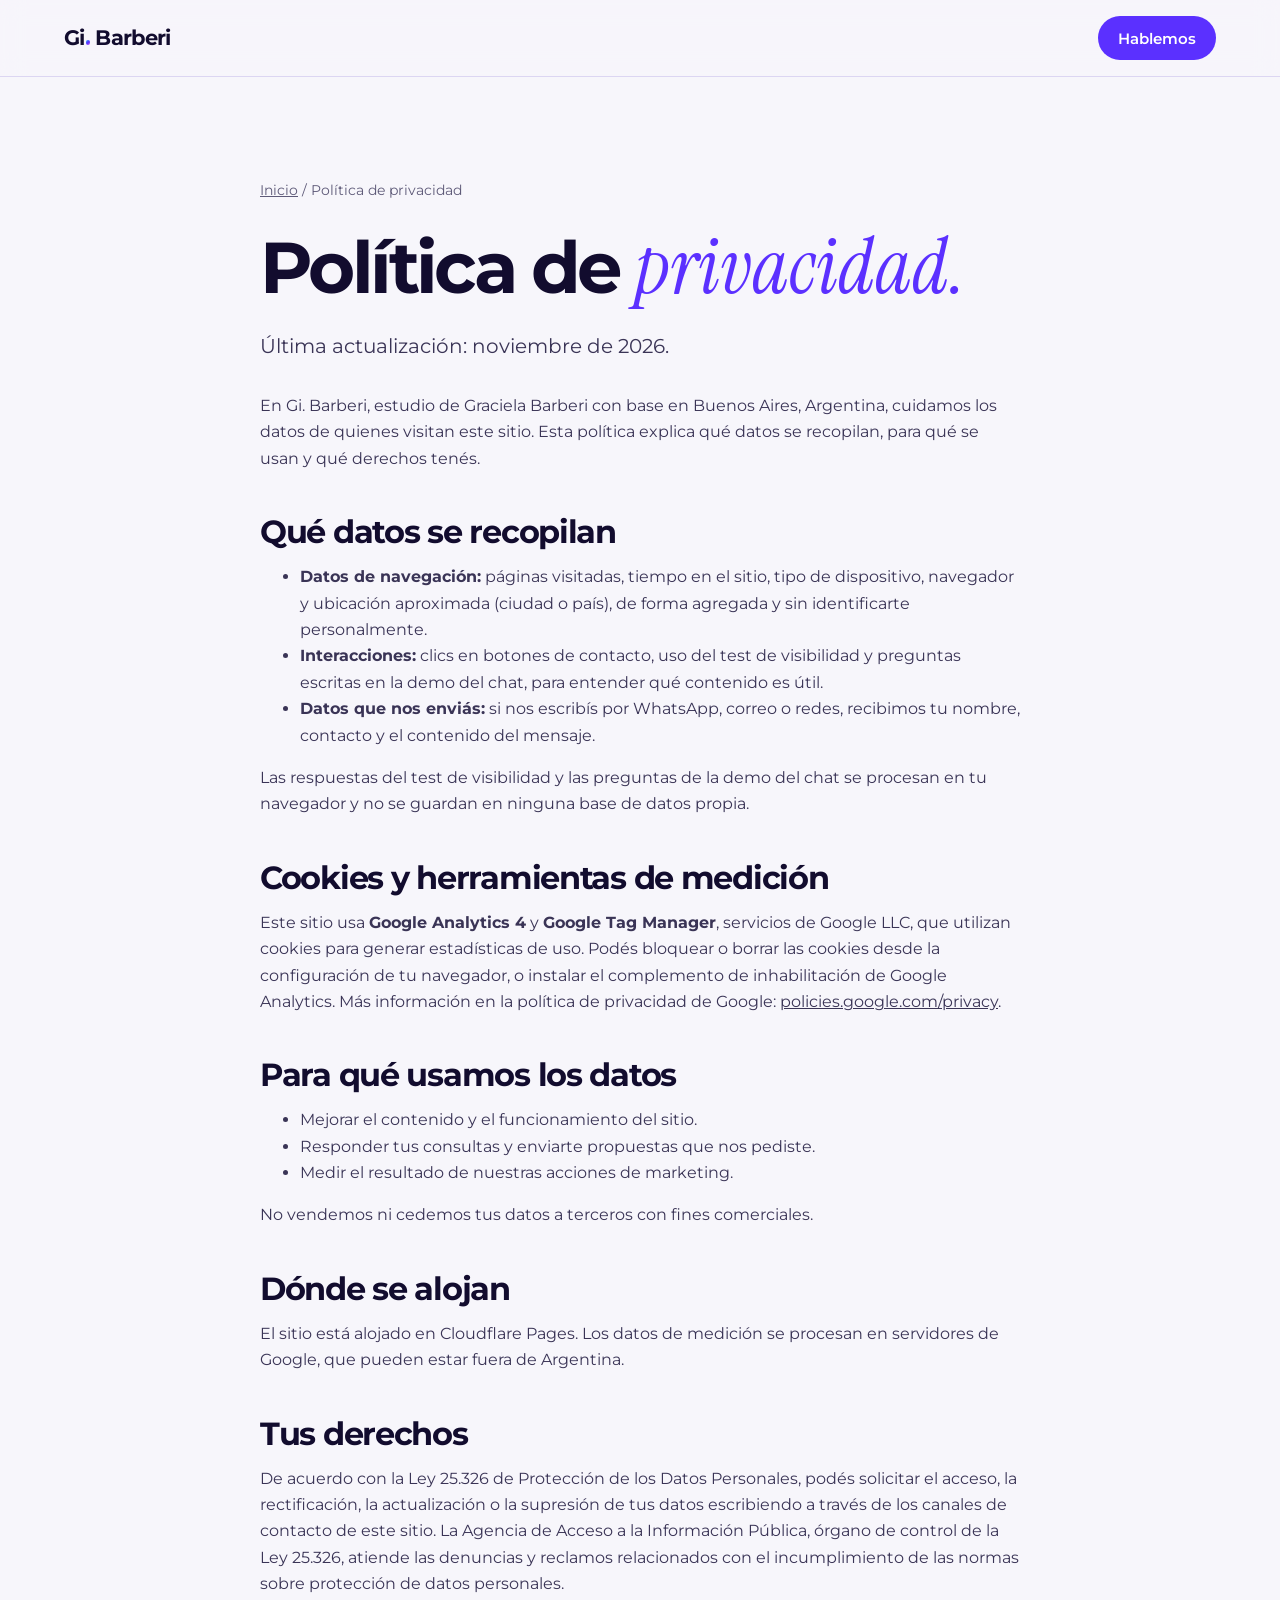
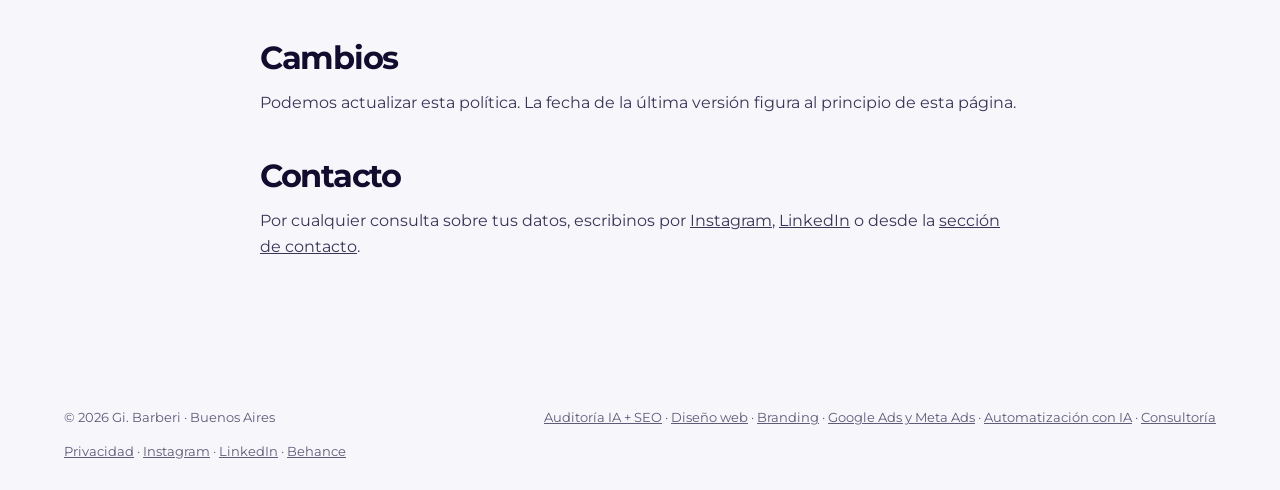
<file: privacidad/index.html>
<!DOCTYPE html>
<html lang="es"><head><meta charset="utf-8"><meta name="viewport" content="width=device-width,initial-scale=1">
<script async src="https://www.googletagmanager.com/gtag/js?id=G-B012K9LPDQ"></script>
<script>window.dataLayer=window.dataLayer||[];function gtag(){dataLayer.push(arguments);}gtag('js',new Date());gtag('config','G-B012K9LPDQ');</script>
<script>(function(w,d,s,l,i){w[l]=w[l]||[];w[l].push({'gtm.start':new Date().getTime(),event:'gtm.js'});var f=d.getElementsByTagName(s)[0],j=d.createElement(s),dl=l!='dataLayer'?'&l='+l:'';j.async=true;j.src='https://www.googletagmanager.com/gtm.js?id='+i+dl;f.parentNode.insertBefore(j,f);})(window,document,'script','dataLayer','GTM-TMPHH4WP');</script>
<title>Política de privacidad · Gi. Barberi</title><meta name="description" content="Cómo Gi. Barberi recopila, usa y protege los datos de quienes visitan el sitio.">
<link rel="canonical" href="https://gibarberi.com/privacidad/"><link rel="icon" href="/favicon.svg" type="image/svg+xml"><meta name="theme-color" content="#5B30FF">
<meta property="og:type" content="website"><meta property="og:title" content="Política de privacidad · Gi. Barberi"><meta property="og:description" content="Cómo Gi. Barberi recopila, usa y protege los datos de quienes visitan el sitio."><meta property="og:url" content="https://gibarberi.com/privacidad/"><meta property="og:image" content="https://gibarberi.com/og.png"><meta name="twitter:card" content="summary_large_image">
<link rel="preload" href="/fonts/montserrat-var.woff2" as="font" type="font/woff2" crossorigin><link rel="preload" href="/fonts/instrument-serif-italic.woff2" as="font" type="font/woff2" crossorigin><style>@font-face{font-family:"Montserrat";src:url(/fonts/montserrat-var.woff2) format("woff2");font-weight:100 900;font-display:optional}@font-face{font-family:"Instrument Serif";src:url(/fonts/instrument-serif-italic.woff2) format("woff2");font-style:italic;font-display:optional}</style><link rel="stylesheet" href="/assets/paginas.css">
<script type="application/ld+json">{"@context": "https://schema.org", "@type": "WebPage", "name": "Política de privacidad · Gi. Barberi", "url": "https://gibarberi.com/privacidad/"}</script>
</head><body>
<nav><a class="logo" href="/">Gi<span class="dot"></span> Barberi</a><a class="btn" href="https://wa.me/5491121657824">Hablemos</a></nav><main><section class="band"><div class="wrap prose">
<div class="crumbs"><a href="/">Inicio</a> / Política de privacidad</div>
<h1 style="font-size:clamp(40px,5.6vw,72px)">Política de <span class="it">privacidad.</span></h1>
<p class="lede">Última actualización: noviembre de 2026.</p>
<p>En Gi. Barberi, estudio de Graciela Barberi con base en Buenos Aires, Argentina, cuidamos los datos de quienes visitan este sitio. Esta política explica qué datos se recopilan, para qué se usan y qué derechos tenés.</p>
<h2>Qué datos se recopilan</h2>
<ul><li><b>Datos de navegación:</b> páginas visitadas, tiempo en el sitio, tipo de dispositivo, navegador y ubicación aproximada (ciudad o país), de forma agregada y sin identificarte personalmente.</li>
<li><b>Interacciones:</b> clics en botones de contacto, uso del test de visibilidad y preguntas escritas en la demo del chat, para entender qué contenido es útil.</li>
<li><b>Datos que nos enviás:</b> si nos escribís por WhatsApp, correo o redes, recibimos tu nombre, contacto y el contenido del mensaje.</li></ul>
<p>Las respuestas del test de visibilidad y las preguntas de la demo del chat se procesan en tu navegador y no se guardan en ninguna base de datos propia.</p>
<h2>Cookies y herramientas de medición</h2>
<p>Este sitio usa <b>Google Analytics 4</b> y <b>Google Tag Manager</b>, servicios de Google LLC, que utilizan cookies para generar estadísticas de uso. Podés bloquear o borrar las cookies desde la configuración de tu navegador, o instalar el complemento de inhabilitación de Google Analytics. Más información en la política de privacidad de Google: <a href="https://policies.google.com/privacy">policies.google.com/privacy</a>.</p>
<h2>Para qué usamos los datos</h2>
<ul><li>Mejorar el contenido y el funcionamiento del sitio.</li><li>Responder tus consultas y enviarte propuestas que nos pediste.</li><li>Medir el resultado de nuestras acciones de marketing.</li></ul>
<p>No vendemos ni cedemos tus datos a terceros con fines comerciales.</p>
<h2>Dónde se alojan</h2>
<p>El sitio está alojado en Cloudflare Pages. Los datos de medición se procesan en servidores de Google, que pueden estar fuera de Argentina.</p>
<h2>Tus derechos</h2>
<p>De acuerdo con la Ley 25.326 de Protección de los Datos Personales, podés solicitar el acceso, la rectificación, la actualización o la supresión de tus datos escribiendo a través de los canales de contacto de este sitio. La Agencia de Acceso a la Información Pública, órgano de control de la Ley 25.326, atiende las denuncias y reclamos relacionados con el incumplimiento de las normas sobre protección de datos personales.</p>
<h2>Cambios</h2>
<p>Podemos actualizar esta política. La fecha de la última versión figura al principio de esta página.</p>
<h2>Contacto</h2>
<p>Por cualquier consulta sobre tus datos, escribinos por <a href="https://www.instagram.com/gi.barberi.agency/">Instagram</a>, <a href="https://linkedin.com/in/gbarberi">LinkedIn</a> o desde la <a href="/#contacto">sección de contacto</a>.</p>
</div></section></main><footer><span>© 2026 Gi. Barberi · Buenos Aires</span><span><a href="/auditoria-seo-ia/">Auditoría IA + SEO</a> · <a href="/diseno-web/">Diseño web</a> · <a href="/branding/">Branding</a> · <a href="/google-ads-meta-ads/">Google Ads y Meta Ads</a> · <a href="/automatizacion-ia/">Automatización con IA</a> · <a href="/consultoria/">Consultoría</a></span><span><a href="/privacidad/">Privacidad</a> · <a href="https://www.instagram.com/gi.barberi.agency/">Instagram</a> · <a href="https://linkedin.com/in/gbarberi">LinkedIn</a> · <a href="https://behance.net/gbarberi">Behance</a></span></footer>
<script>{const t=(n,p={})=>{try{dataLayer.push({event:n,...p});gtag('event',n,p)}catch(e){}};document.addEventListener('click',e=>{const a=e.target.closest('a');if(!a)return;const h=a.getAttribute('href')||'';if(h.includes('wa.me'))t('click_whatsapp',{ubicacion:location.pathname});else if(h.startsWith('mailto:'))t('click_email');else if(/instagram|linkedin|behance/.test(h))t('click_red_social',{red:h.match(/instagram|linkedin|behance/)[0]})});}</script></body></html>
</file>
<file: assets/paginas.css>
:root{color-scheme:light;--paper:#F7F6FB;--ink:#120C2E;--v:#5B30FF;--blue:#25A8FF;--orc:#C86AF6;--lav:#EEEAFE;--line:#DCD6F2;--grey:#5E5A78;--grad:linear-gradient(135deg,var(--blue),var(--v) 52%,var(--orc));--aurora:radial-gradient(60% 55% at 50% 60%,rgba(37,168,255,.95),transparent 70%),radial-gradient(40% 40% at 95% 5%,rgba(200,106,246,.9),transparent 70%),radial-gradient(45% 45% at 5% 95%,rgba(156,123,255,.8),transparent 70%),var(--v)}
*{box-sizing:border-box;min-width:0}html{scroll-behavior:smooth}
body{margin:0;background:var(--paper);color:var(--ink);font:16px/1.65 Montserrat,system-ui,sans-serif;overflow-x:clip;-webkit-font-smoothing:antialiased}
a{color:inherit}.it{font-family:"Instrument Serif",Georgia,serif;font-style:italic;font-weight:400;letter-spacing:0}
.wrap{max-width:1180px;margin:0 auto}.band{padding:clamp(56px,8vw,112px) max(5vw,18px)}
.dot{display:inline-block;width:.2em;height:.2em;border-radius:50%;background:var(--grad);margin-left:.04em}
.lbl{font-size:13px;font-weight:600;color:var(--v);margin:0 0 16px}
h1{font-size:clamp(44px,6.6vw,96px);line-height:.95;letter-spacing:-.05em;margin:0;font-weight:700;text-wrap:balance}h1 .it{color:var(--v);font-size:1.08em}
h2{font-size:clamp(32px,4.4vw,60px);line-height:1;letter-spacing:-.04em;margin:0 0 8px;font-weight:700;text-wrap:balance}h2 .it{color:var(--v)}
.lede{font-size:clamp(17px,1.6vw,20px);color:var(--grey);max-width:640px;margin:26px 0 30px}
.btn{display:inline-flex;align-items:center;gap:10px;min-height:52px;padding:0 26px;border-radius:999px;background:var(--v);color:#fff;font:600 16px Montserrat,sans-serif;text-decoration:none;transition:transform .25s}
.btn:hover{transform:translateY(-2px)}.btn.ghost{background:transparent;color:var(--ink);box-shadow:inset 0 0 0 1.5px var(--ink)}.cta{display:flex;flex-wrap:wrap;gap:12px}
:focus-visible{outline:3px solid var(--orc);outline-offset:3px}
nav{position:sticky;top:0;z-index:20;display:flex;align-items:center;justify-content:space-between;gap:16px;padding:16px max(5vw,18px);background:rgba(247,246,251,.9);backdrop-filter:blur(12px);border-bottom:1px solid var(--line)}
.logo{font-weight:700;font-size:21px;letter-spacing:-.03em;text-decoration:none}nav .btn{min-height:44px;padding:0 20px;font-size:15px}
.crumbs{font-size:14px;color:var(--grey);margin-bottom:28px}.crumbs a{color:var(--grey)}
.hero{display:grid;grid-template-columns:minmax(0,1.3fr) minmax(0,.7fr);gap:clamp(28px,5vw,72px);align-items:end}
.orb{aspect-ratio:1;border-radius:50%;background:var(--aurora);box-shadow:0 40px 80px -30px rgba(91,48,255,.5)}
.grid{display:grid;grid-template-columns:repeat(3,minmax(0,1fr));gap:18px;margin-top:40px}
.card{background:#fff;border-radius:22px;padding:28px;box-shadow:0 0 0 1px var(--line)}.card h3{font-size:20px;letter-spacing:-.02em;margin:18px 0 8px;line-height:1.2}.card p{margin:0;color:var(--grey);font-size:15px}
.card .dot{width:14px;height:14px;margin:0}
.two{display:grid;grid-template-columns:minmax(0,1fr) minmax(0,1fr);gap:clamp(28px,5vw,72px);margin-top:36px}
.list{list-style:none;padding:0;margin:0}.list li{padding:16px 0;border-top:1.5px solid var(--line);display:flex;gap:14px;font-weight:500}.list li::before{content:"";width:10px;height:10px;border-radius:50%;background:var(--v);flex:none;margin-top:8px}
.panel{background:var(--lav);border-radius:26px;padding:clamp(24px,3vw,40px)}
.works{display:grid;grid-template-columns:repeat(3,minmax(0,1fr));gap:18px;margin-top:36px}
.works a{display:block;text-decoration:none;border-radius:20px;overflow:hidden;background:#fff;box-shadow:0 0 0 1px var(--line);transition:transform .3s}.works a:hover{transform:translateY(-5px)}
.works img{width:100%;height:auto;aspect-ratio:4/3;object-fit:cover;display:block;background:var(--lav)}.works span{display:block;padding:14px 18px;font-weight:600;font-size:15px}
details{border-top:1.5px solid var(--line);padding:6px 0}details:last-child{border-bottom:1.5px solid var(--line)}
summary{cursor:pointer;list-style:none;display:flex;justify-content:space-between;gap:16px;padding:18px 0;font-size:clamp(18px,1.8vw,22px);font-weight:600;letter-spacing:-.015em}
summary::-webkit-details-marker{display:none}summary::after{content:"+";font-weight:400;color:var(--v);transition:transform .3s}details[open] summary::after{transform:rotate(45deg)}
details p{margin:0 0 20px;color:var(--grey);max-width:760px}
.end{background:var(--aurora);color:#fff}.end h2 .it{color:#fff}.end .btn{background:#fff;color:var(--v)}.end .btn.ghost{background:transparent;color:#fff;box-shadow:inset 0 0 0 1.5px #fff}
.more{display:flex;flex-wrap:wrap;gap:10px;margin-top:26px}.more a{padding:10px 18px;border-radius:999px;background:#fff;box-shadow:inset 0 0 0 1px var(--line);text-decoration:none;font-weight:600;font-size:14px}.more a:hover{color:var(--v)}
footer{padding:28px max(5vw,18px);display:flex;flex-wrap:wrap;gap:12px 28px;justify-content:space-between;font-size:13px;color:var(--grey)}footer a{color:var(--grey)}
.prose{max-width:760px}.prose h2{font-size:clamp(24px,2.6vw,32px);margin:44px 0 10px}.prose p,.prose li{color:#3A3456}
@media(max-width:860px){.hero,.two{grid-template-columns:minmax(0,1fr)}.orb{max-width:220px}.grid,.works{grid-template-columns:repeat(2,minmax(0,1fr))}}
@media(max-width:560px){.grid,.works{grid-template-columns:minmax(0,1fr)}nav .btn{padding:0 16px}}
@media(prefers-reduced-motion:reduce){*{transition:none!important;scroll-behavior:auto!important}}
</file>
